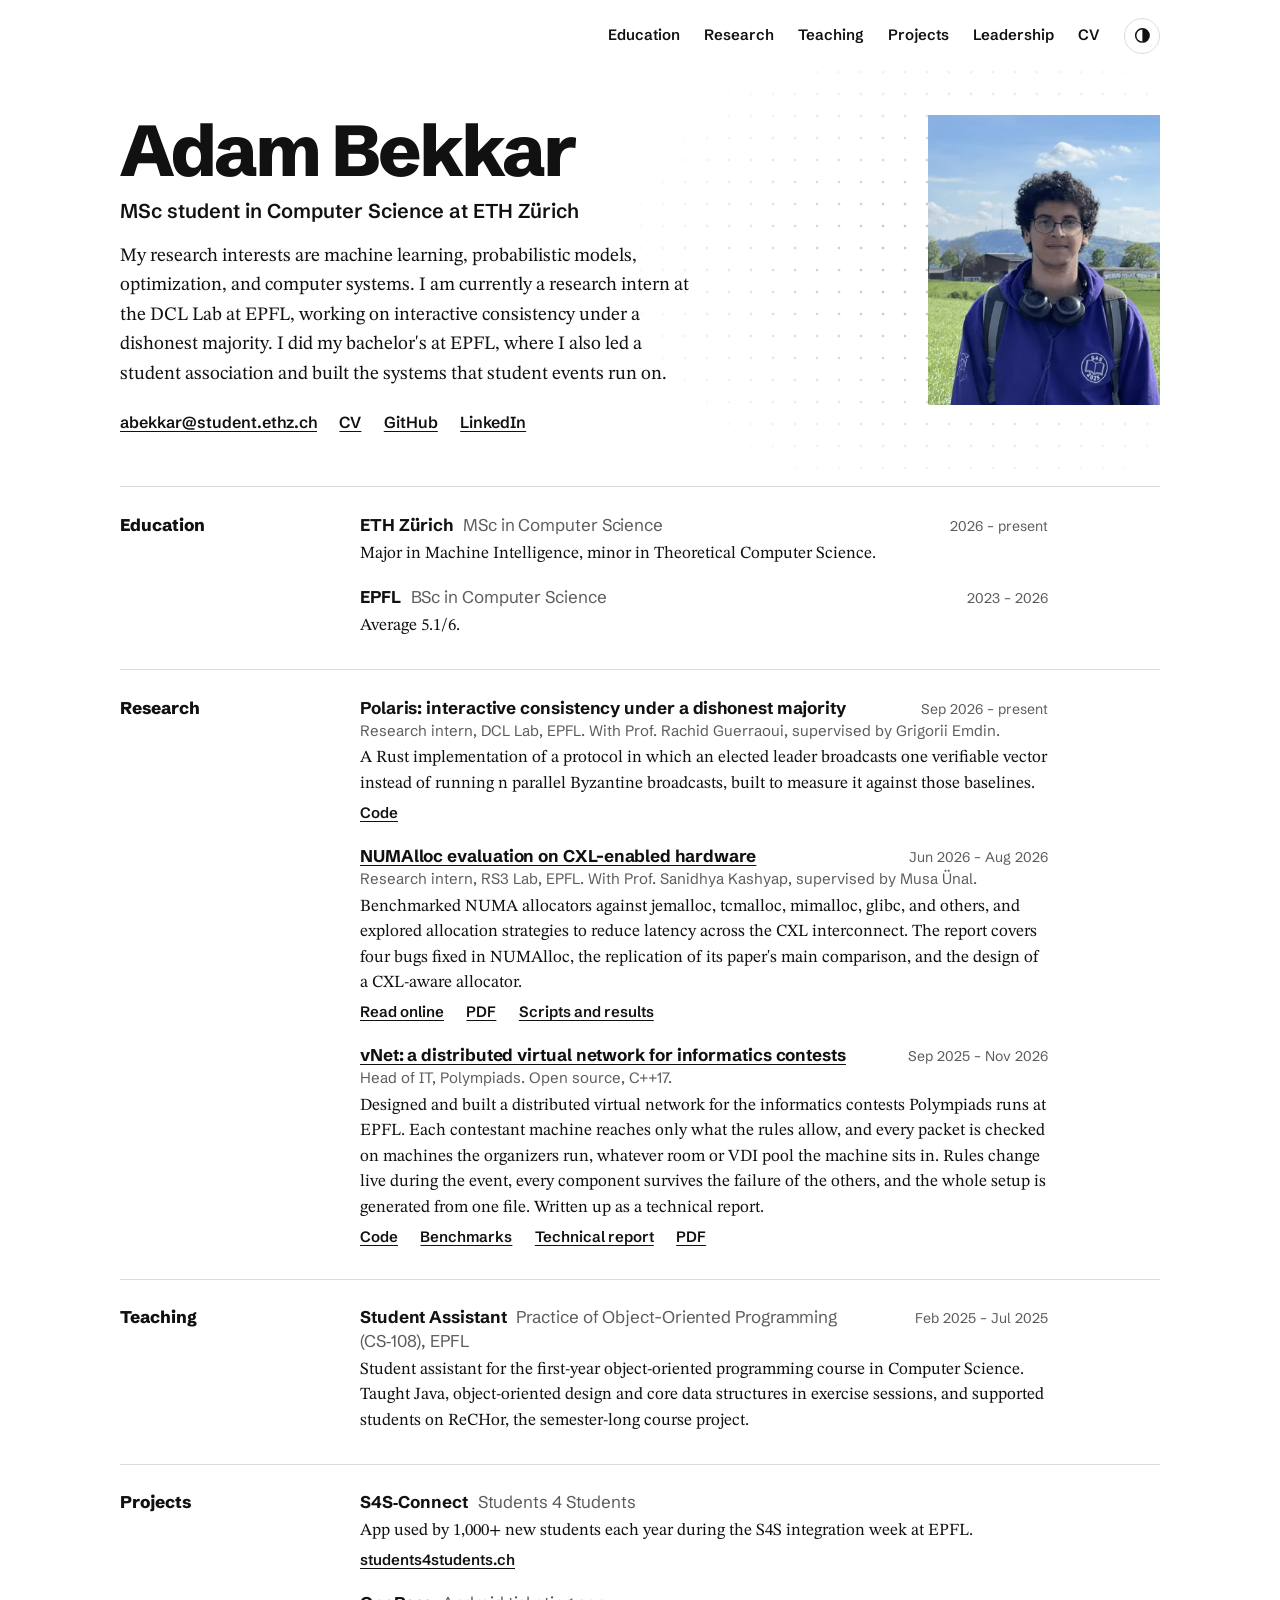
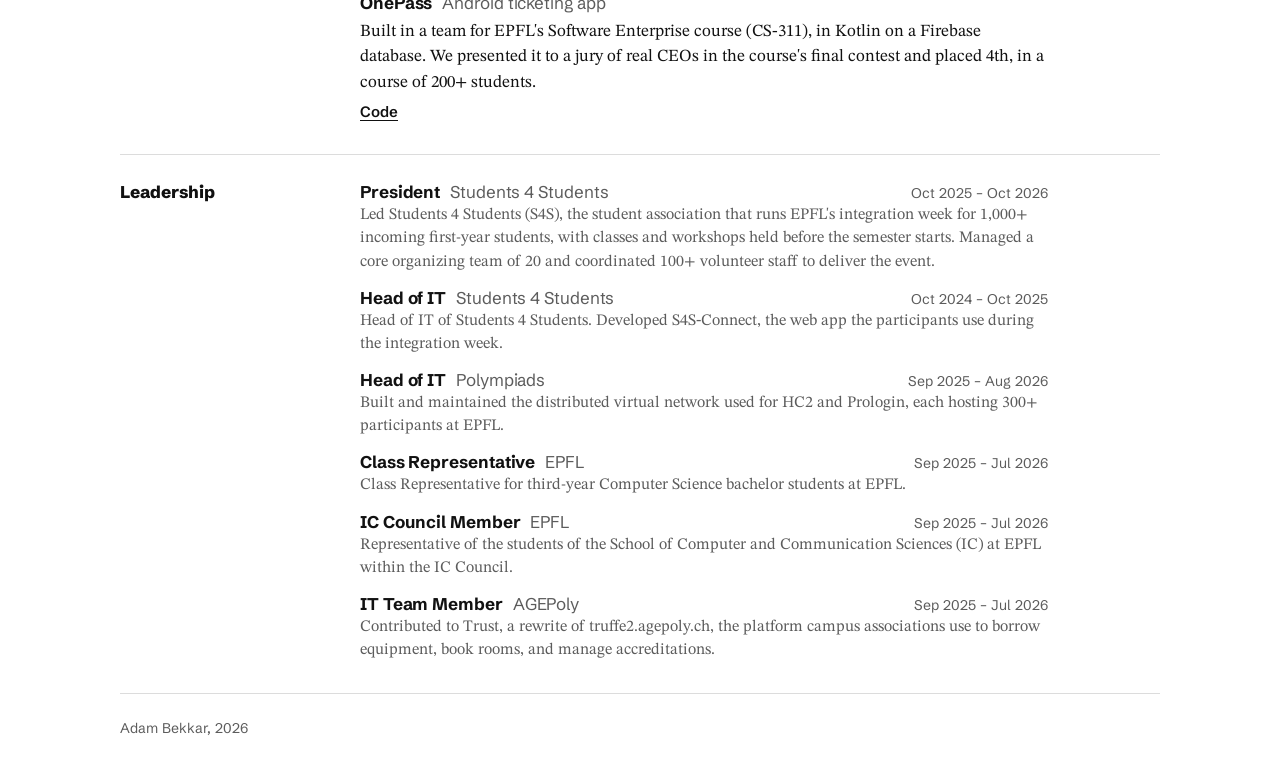
<file: index.html>
<!DOCTYPE html>
<html lang="en">
<head>
<meta charset="UTF-8">
<meta name="viewport" content="width=device-width, initial-scale=1">
<title>Adam Bekkar</title>
<meta name="description" content="Adam Bekkar, MSc student in Computer Science at ETH Zürich. Research, projects and CV.">
<meta name="author" content="Adam Bekkar">
<meta name="robots" content="index, follow">
<meta name="theme-color" content="#ffffff">
<link rel="canonical" href="https://adam.bekkar.ch/">
<meta property="og:type" content="website">
<meta property="og:title" content="Adam Bekkar">
<meta property="og:description" content="MSc student in Computer Science at ETH Zürich. Research, projects and CV.">
<meta property="og:url" content="https://adam.bekkar.ch/">
<meta property="og:image" content="https://adam.bekkar.ch/assets/img/og.jpg">
<meta property="og:image:width" content="1200">
<meta property="og:image:height" content="630">
<meta property="og:image:alt" content="Adam Bekkar, Computer Science, ETH Zürich">
<meta name="twitter:card" content="summary_large_image">
<link rel="icon" href="assets/img/favicon.svg" type="image/svg+xml">
<link rel="icon" href="assets/img/favicon.png" sizes="48x48" type="image/png">
<link rel="apple-touch-icon" href="assets/img/apple-touch-icon.png">
<link rel="preload" href="assets/fonts/schibsted-grotesk-latin-wght-normal.woff2" as="font" type="font/woff2" crossorigin>
<link rel="preload" href="assets/fonts/stix-two-text-latin-wght-normal.woff2" as="font" type="font/woff2" crossorigin>
<script>try{var t=localStorage.getItem("theme");if(t==="dark"||t==="light")document.documentElement.dataset.theme=t}catch(e){}</script>
<link rel="stylesheet" href="assets/css/site.css">
<script src="assets/js/site.js" defer></script>
</head>
<body>

<a class="skip" href="#main">Skip to content</a>

<div class="wrap">

  <nav class="bar" aria-label="Site">
    <ul class="bar-links">
      <li><a href="#education">Education</a></li>
      <li><a href="#research">Research</a></li>
      <li><a href="#teaching">Teaching</a></li>
      <li><a href="#projects">Projects</a></li>
      <li><a href="#leadership">Leadership</a></li>
      <li><a href="adam-bekkar-cv.pdf">CV</a></li>
    </ul>
    <button class="toggle" type="button" aria-label="Dark mode" aria-pressed="false" hidden><svg viewBox="0 0 20 20" aria-hidden="true"><circle cx="10" cy="10" r="8" fill="none" stroke="currentColor" stroke-width="1.75"/><path d="M10 2a8 8 0 0 1 0 16z" fill="currentColor"/></svg></button>
  </nav>

  <header class="intro">
    <div class="backdrop" aria-hidden="true"></div>
    <div class="intro-text">
      <h1>Adam Bekkar</h1>
      <p class="role">MSc student in Computer Science at ETH Zürich</p>
      <p class="bio">My research interests are machine learning, probabilistic models, optimization, and computer systems. I am currently a research intern at the DCL Lab at EPFL, working on interactive consistency under a dishonest majority. I did my bachelor's at EPFL, where I also led a student association and built the systems that student events run on.</p>
      <ul class="links">
        <li><a href="mailto:abekkar@student.ethz.ch">abekkar@student.ethz.ch</a></li>
        <li><a href="adam-bekkar-cv.pdf">CV</a></li>
        <li><a href="https://github.com/Zeleph25/" target="_blank" rel="noopener noreferrer">GitHub</a></li>
        <li><a href="https://www.linkedin.com/in/adam-bekkar/" target="_blank" rel="noopener noreferrer">LinkedIn</a></li>
      </ul>
    </div>
    <figure class="portrait">
      <picture>
        <source type="image/webp" srcset="assets/img/portrait-450.webp 450w, assets/img/portrait.webp 900w" sizes="(max-width: 40rem) 6.5rem, 14.5rem">
        <img src="assets/img/portrait.jpg" srcset="assets/img/portrait-450.jpg 450w, assets/img/portrait.jpg 900w" sizes="(max-width: 40rem) 6.5rem, 14.5rem" width="900" height="1200" alt="Adam Bekkar standing in a field, hills behind him">
      </picture>
    </figure>
  </header>

  <main id="main">

    <section class="section" id="education" aria-labelledby="education-h">
      <h2 id="education-h">Education</h2>
      <div class="body">
        <article class="entry">
          <h3>ETH Zürich <span>MSc in Computer Science</span></h3>
          <span class="when">2026 &ndash; present</span>
          <p class="text">Major in Machine Intelligence, minor in Theoretical Computer Science.</p>
        </article>

        <article class="entry">
          <h3>EPFL <span>BSc in Computer Science</span></h3>
          <span class="when">2023 &ndash; 2026</span>
          <p class="text">Average 5.1/6.</p>
        </article>
      </div>
    </section>

    <section class="section" id="research" aria-labelledby="research-h">
      <h2 id="research-h">Research</h2>
      <div class="body">
        <article class="entry">
          <h3>Polaris: interactive consistency under a dishonest majority</h3>
          <span class="when">Sep 2026 &ndash; present</span>
          <p class="meta">Research intern, DCL Lab, EPFL. With Prof. Rachid Guerraoui, supervised by Grigorii Emdin.</p>
          <p class="text">A Rust implementation of a protocol in which an elected leader broadcasts one verifiable vector instead of running n parallel Byzantine broadcasts, built to measure it against those baselines.</p>
          <ul class="links">
            <li><a href="https://github.com/Zeleph25/polaris" target="_blank" rel="noopener noreferrer">Code</a></li>
          </ul>
        </article>

        <article class="entry">
          <h3><a href="papers/numalloc-cxl/">NUMAlloc evaluation on CXL-enabled hardware</a></h3>
          <span class="when">Jun 2026 &ndash; Aug 2026</span>
          <p class="meta">Research intern, RS3 Lab, EPFL. With Prof. Sanidhya Kashyap, supervised by Musa Ünal.</p>
          <p class="text">Benchmarked NUMA allocators against jemalloc, tcmalloc, mimalloc, glibc, and others, and explored allocation strategies to reduce latency across the CXL interconnect. The report covers four bugs fixed in NUMAlloc, the replication of its paper's main comparison, and the design of a CXL-aware allocator.</p>
          <ul class="links">
            <li><a href="papers/numalloc-cxl/">Read online</a></li>
            <li><a href="papers/numalloc-cxl/bekkar-numalloc-cxl-2026.pdf">PDF</a></li>
            <li><a href="https://github.com/Zeleph25/cxl-alloc-benchmarks" target="_blank" rel="noopener noreferrer">Scripts and results</a></li>
          </ul>
        </article>

        <article class="entry">
          <h3><a href="https://github.com/polympiads/vNet" target="_blank" rel="noopener noreferrer">vNet: a distributed virtual network for informatics contests</a></h3>
          <span class="when">Sep 2025 &ndash; Nov 2026</span>
          <p class="meta">Head of IT, Polympiads. Open source, C++17.</p>
          <p class="text">Designed and built a distributed virtual network for the informatics contests Polympiads runs at EPFL. Each contestant machine reaches only what the rules allow, and every packet is checked on machines the organizers run, whatever room or VDI pool the machine sits in. Rules change live during the event, every component survives the failure of the others, and the whole setup is generated from one file. Written up as a technical report.</p>
          <ul class="links">
            <li><a href="https://github.com/polympiads/vNet" target="_blank" rel="noopener noreferrer">Code</a></li>
            <li><a href="https://github.com/polympiads/vNet-benchmarks" target="_blank" rel="noopener noreferrer">Benchmarks</a></li>
            <li><a href="papers/vnet/">Technical report</a></li>
            <li><a href="papers/vnet/bekkar-vnet-2026.pdf">PDF</a></li>
          </ul>
        </article>
      </div>
    </section>

    <section class="section" id="teaching" aria-labelledby="teaching-h">
      <h2 id="teaching-h">Teaching</h2>
      <div class="body">
        <article class="entry">
          <h3>Student Assistant <span>Practice of Object-Oriented Programming (CS&#8209;108), EPFL</span></h3>
          <span class="when">Feb 2025 &ndash; Jul 2025</span>
          <p class="text">Student assistant for the first-year object-oriented programming course in Computer Science. Taught Java, object-oriented design and core data structures in exercise sessions, and supported students on ReCHor, the semester-long course project.</p>
        </article>
      </div>
    </section>

    <section class="section" id="projects" aria-labelledby="projects-h">
      <h2 id="projects-h">Projects</h2>
      <div class="body">
        <article class="entry">
          <h3>S4S&#8209;Connect <span>Students 4 Students</span></h3>
          <p class="text">App used by 1,000+ new students each year during the S4S integration week at EPFL.</p>
          <ul class="links">
            <li><a href="https://students4students.ch" target="_blank" rel="noopener noreferrer">students4students.ch</a></li>
          </ul>
        </article>

        <article class="entry">
          <h3>OnePass <span>Android ticketing app</span></h3>
          <p class="text">Built in a team for EPFL's Software Enterprise course (CS&#8209;311), in Kotlin on a Firebase database. We presented it to a jury of real CEOs in the course's final contest and placed 4th, in a course of 200+ students.</p>
          <ul class="links">
            <li><a href="https://github.com/onepass-ch/onepass" target="_blank" rel="noopener noreferrer">Code</a></li>
          </ul>
        </article>
      </div>
    </section>

    <section class="section" id="leadership" aria-labelledby="leadership-h">
      <h2 id="leadership-h">Leadership</h2>
      <div class="body compact">
        <article class="entry">
          <h3>President <span>Students 4 Students</span></h3>
          <span class="when">Oct 2025 &ndash; Oct 2026</span>
          <p class="text">Led Students 4 Students (S4S), the student association that runs EPFL's integration week for 1,000+ incoming first-year students, with classes and workshops held before the semester starts. Managed a core organizing team of 20 and coordinated 100+ volunteer staff to deliver the event.</p>
        </article>

        <article class="entry">
          <h3>Head of IT <span>Students 4 Students</span></h3>
          <span class="when">Oct 2024 &ndash; Oct 2025</span>
          <p class="text">Head of IT of Students 4 Students. Developed S4S&#8209;Connect, the web app the participants use during the integration week.</p>
        </article>

        <article class="entry">
          <h3>Head of IT <span>Polympiads</span></h3>
          <span class="when">Sep 2025 &ndash; Aug 2026</span>
          <p class="text">Built and maintained the distributed virtual network used for HC2 and Prologin, each hosting 300+ participants at EPFL.</p>
        </article>

        <article class="entry">
          <h3>Class Representative <span>EPFL</span></h3>
          <span class="when">Sep 2025 &ndash; Jul 2026</span>
          <p class="text">Class Representative for third-year Computer Science bachelor students at EPFL.</p>
        </article>

        <article class="entry">
          <h3>IC Council Member <span>EPFL</span></h3>
          <span class="when">Sep 2025 &ndash; Jul 2026</span>
          <p class="text">Representative of the students of the School of Computer and Communication Sciences (IC) at EPFL within the IC Council.</p>
        </article>

        <article class="entry">
          <h3>IT Team Member <span>AGEPoly</span></h3>
          <span class="when">Sep 2025 &ndash; Jul 2026</span>
          <p class="text">Contributed to Trust, a rewrite of truffe2.agepoly.ch, the platform campus associations use to borrow equipment, book rooms, and manage accreditations.</p>
        </article>
      </div>
    </section>

  </main>

  <footer class="foot">
    <p id="updated">Adam Bekkar, 2026</p>
  </footer>

</div>

</body>
</html>
</file>
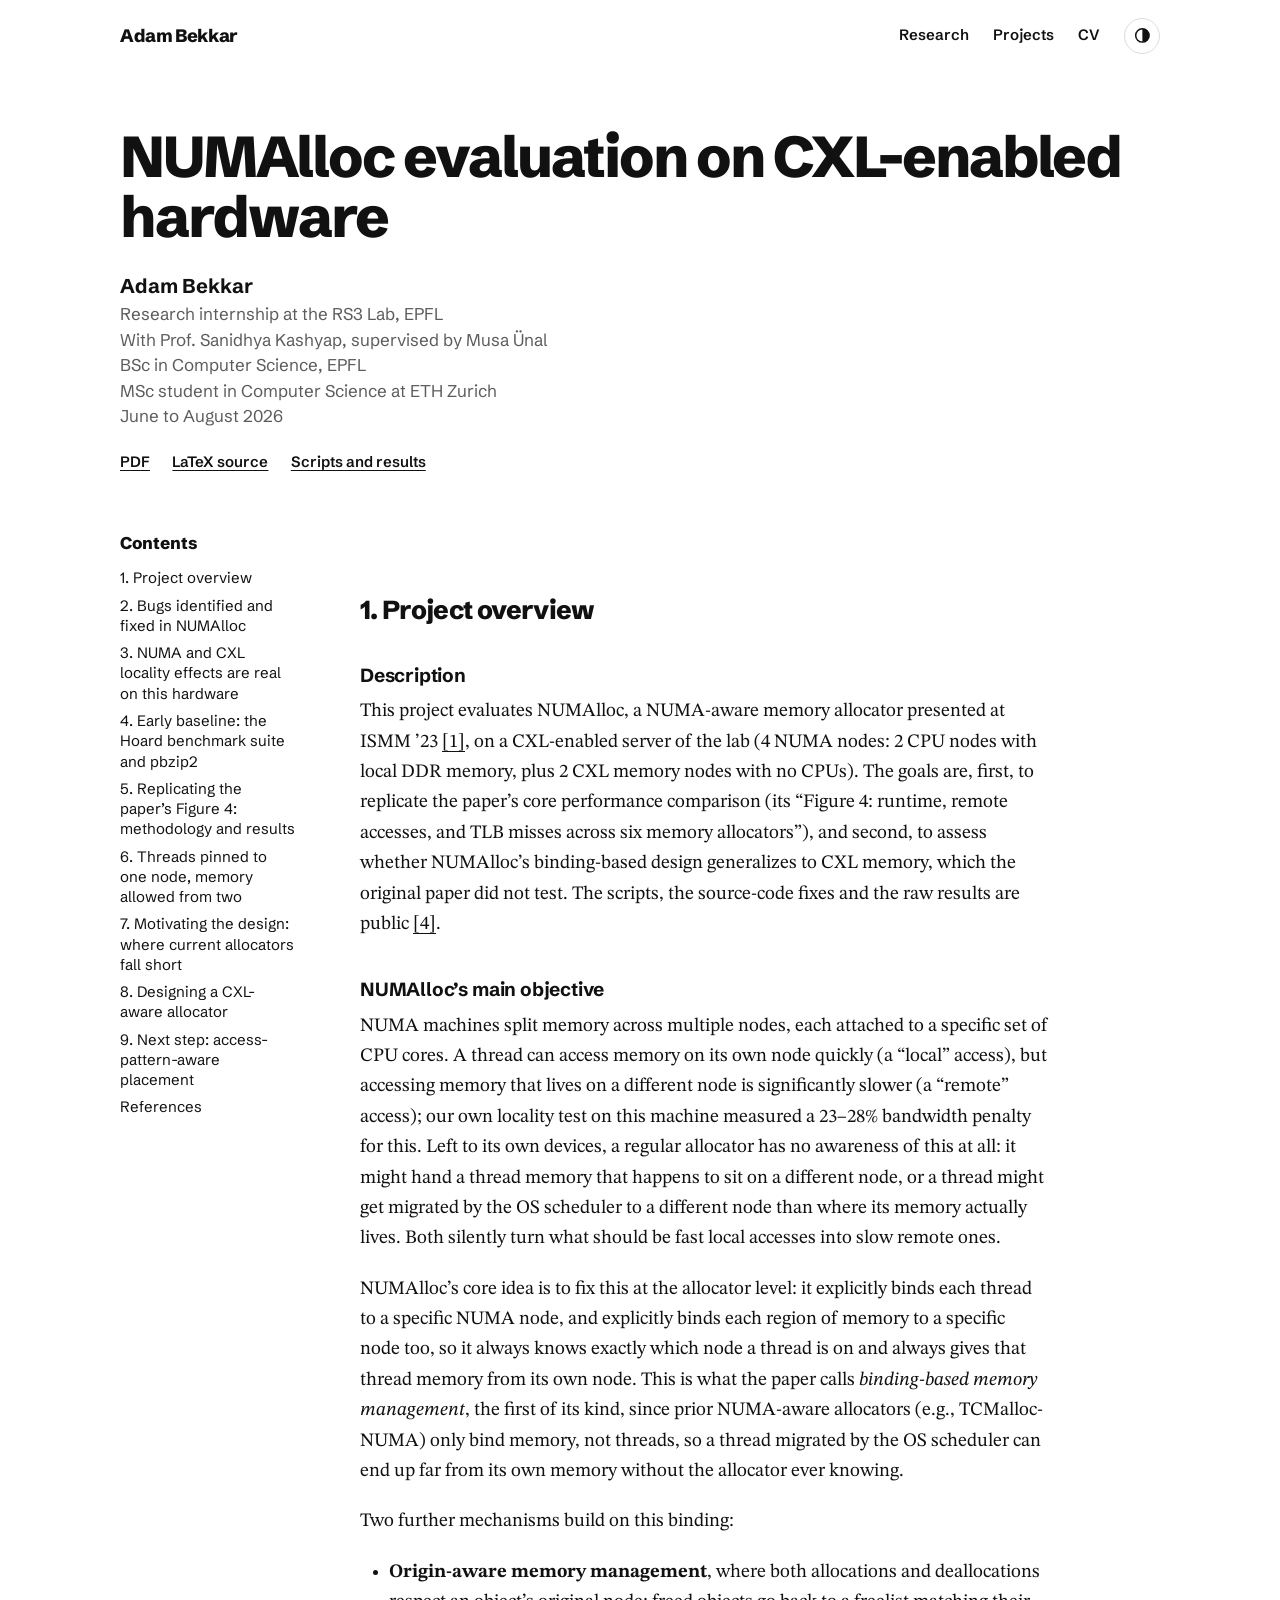
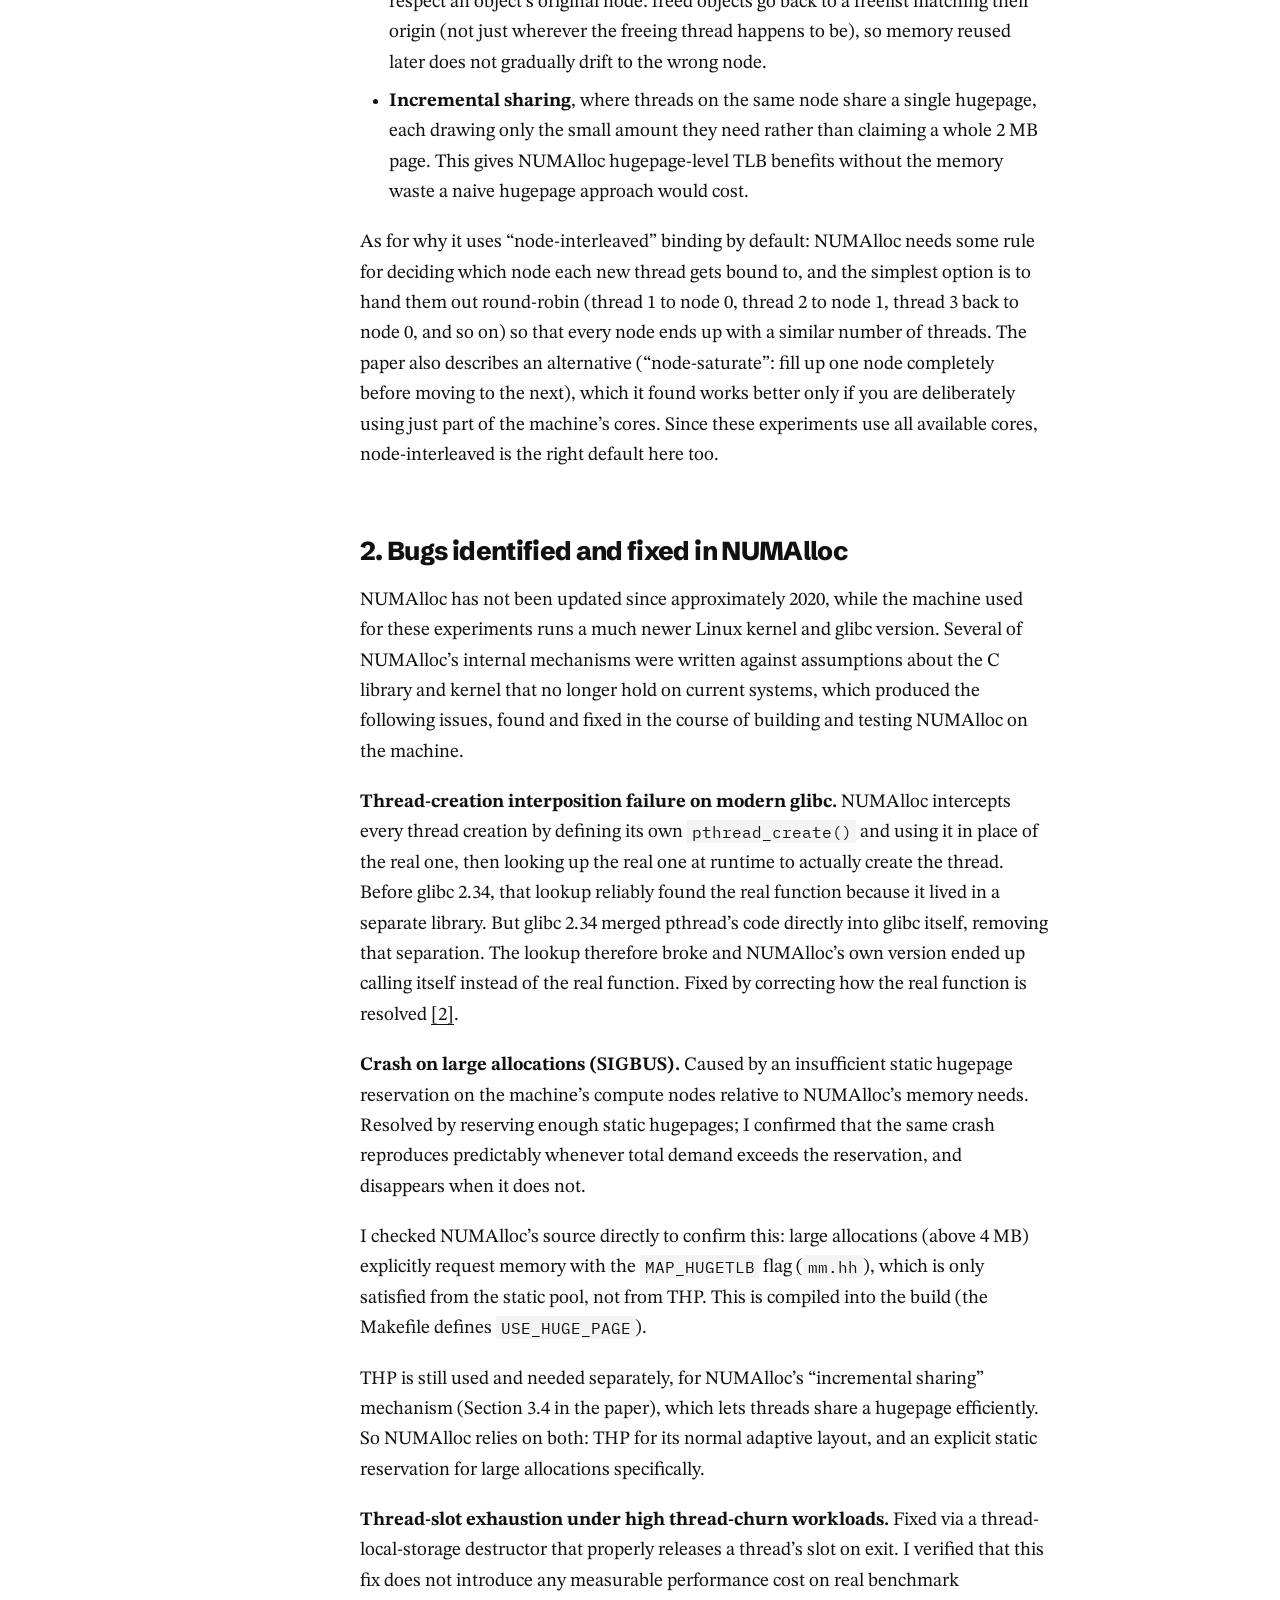
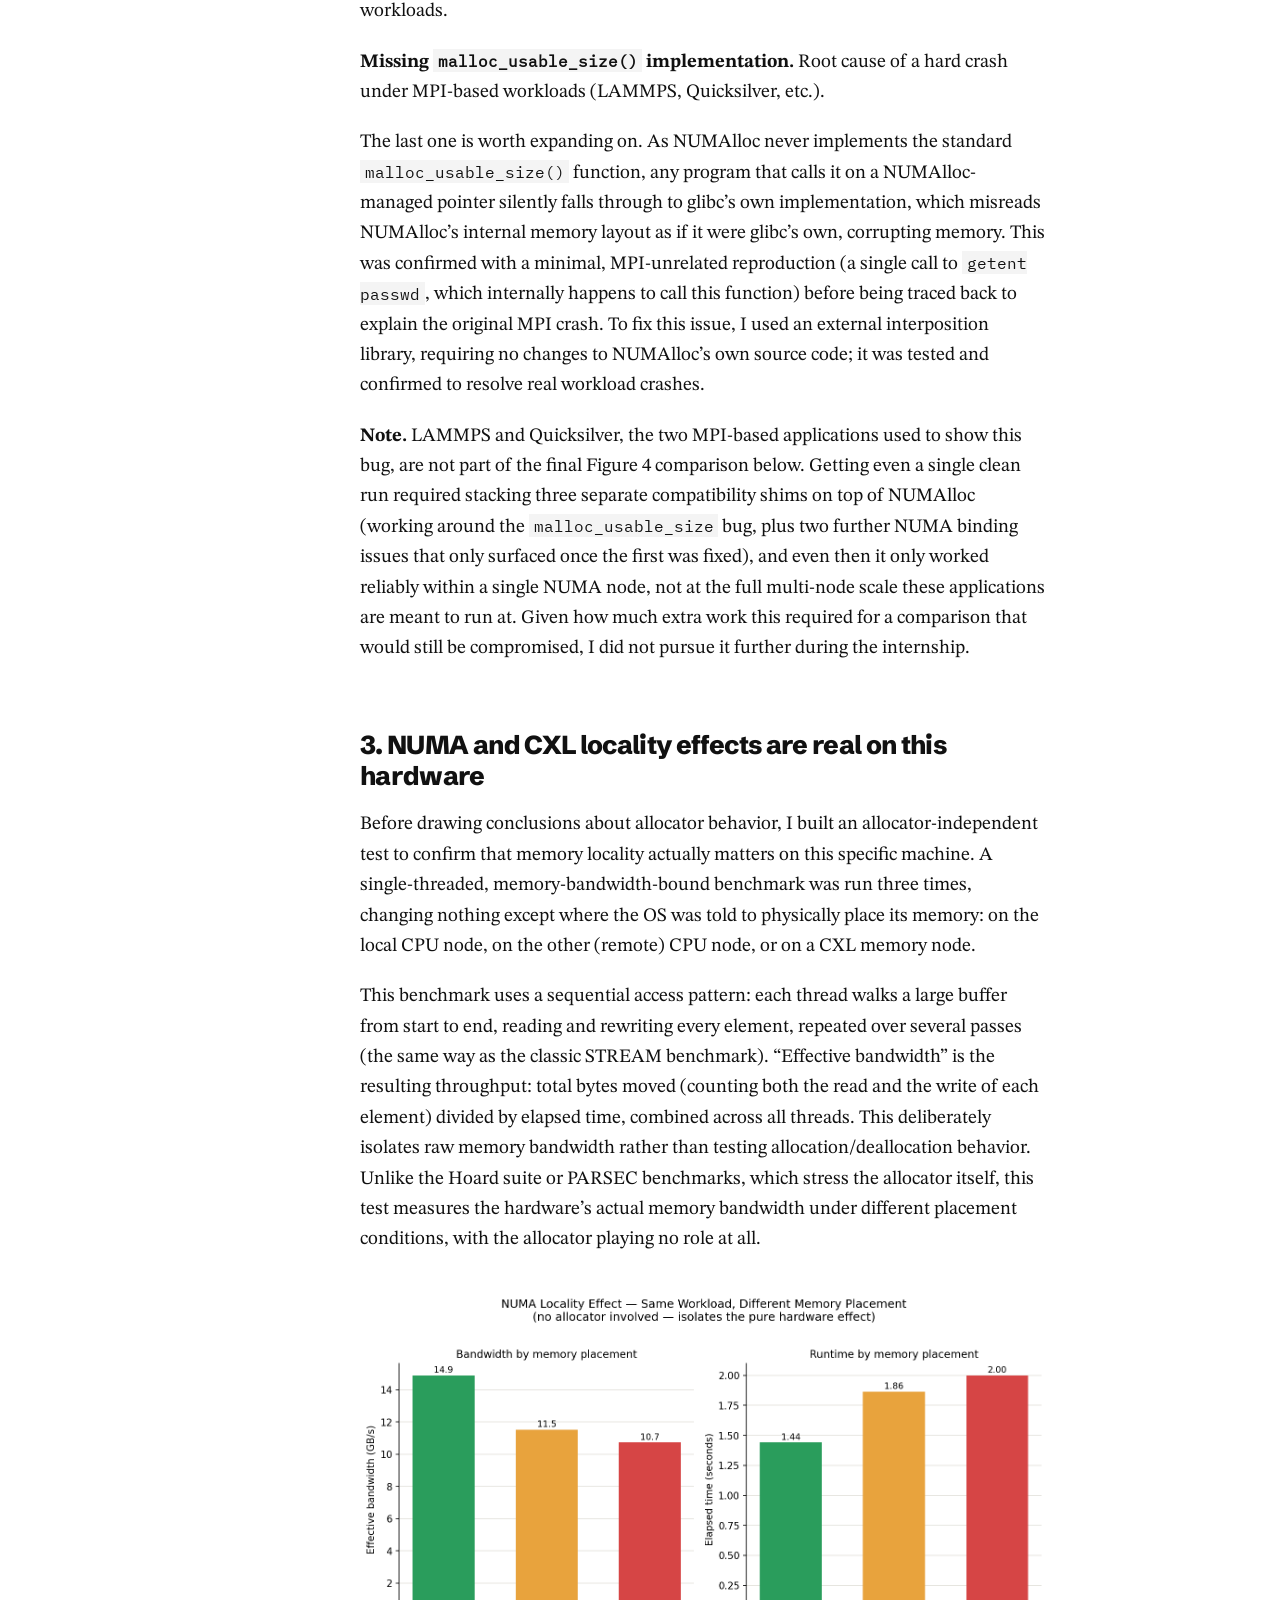
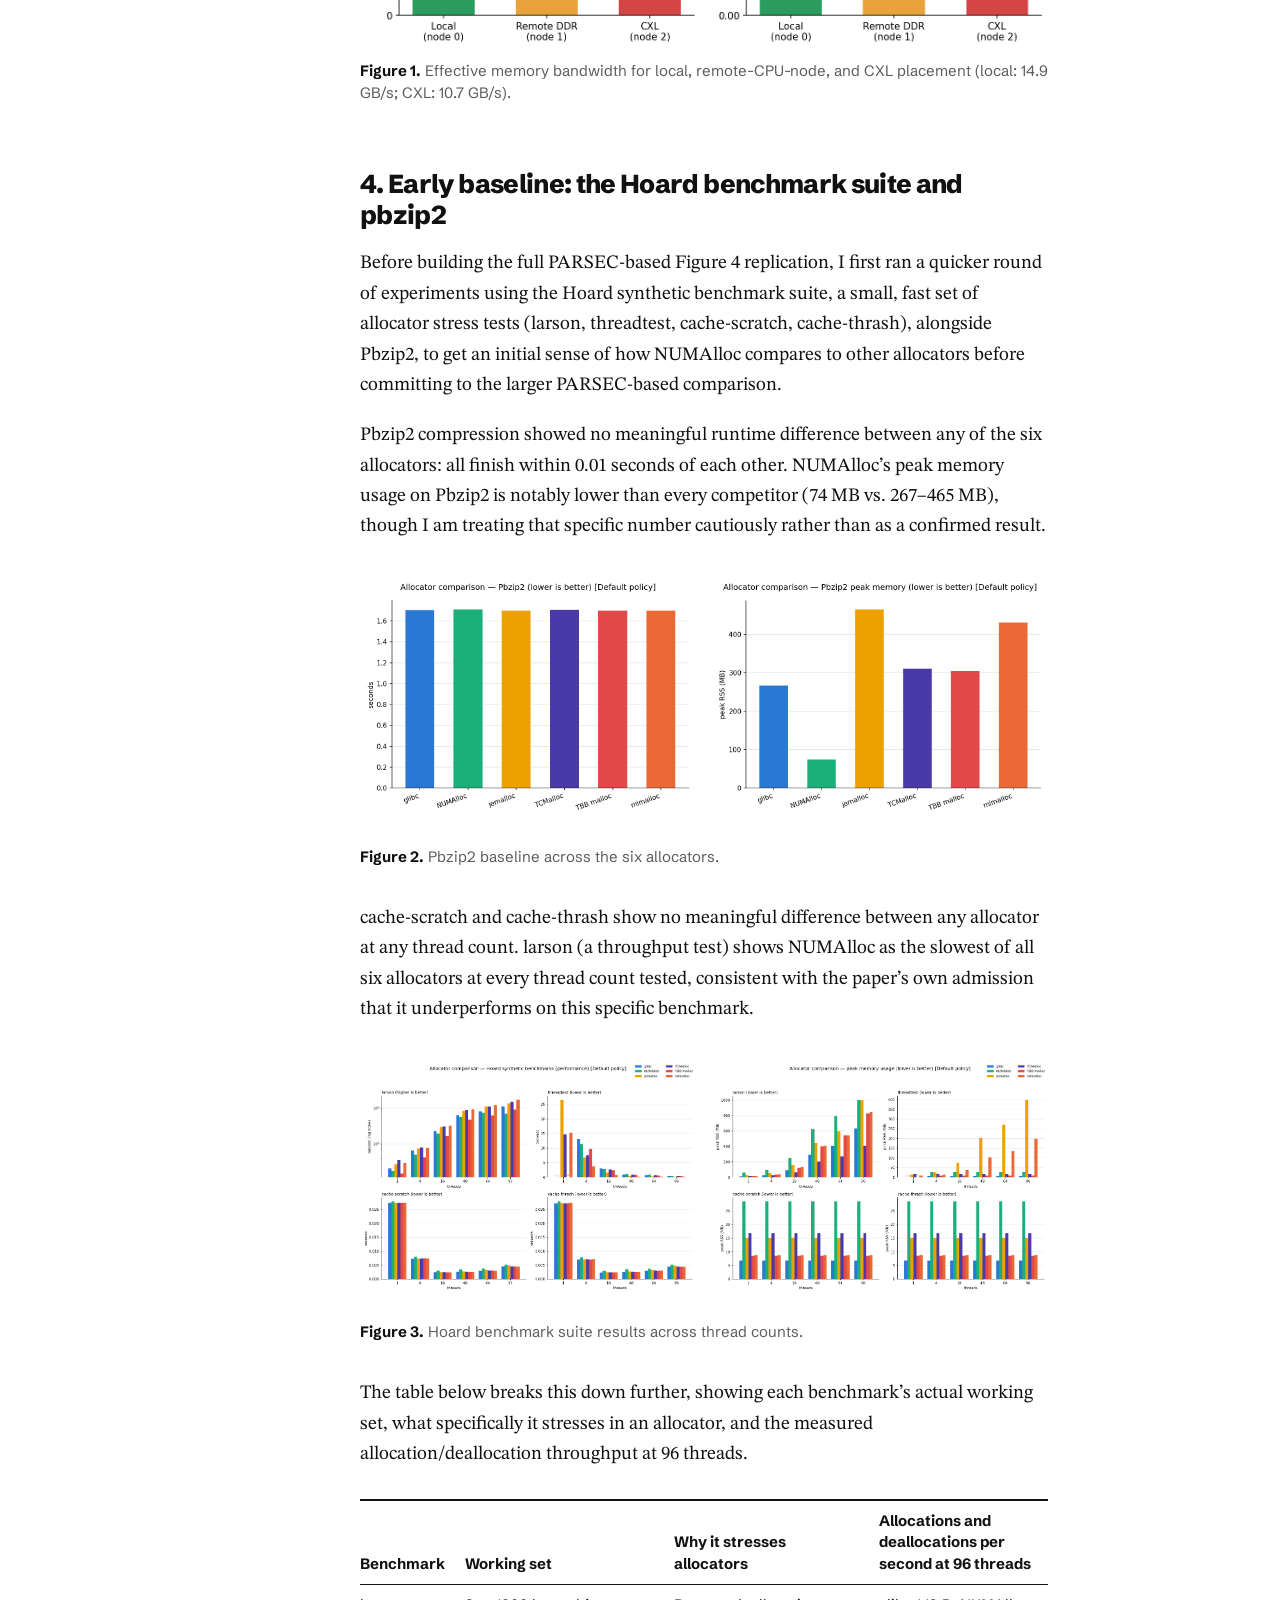
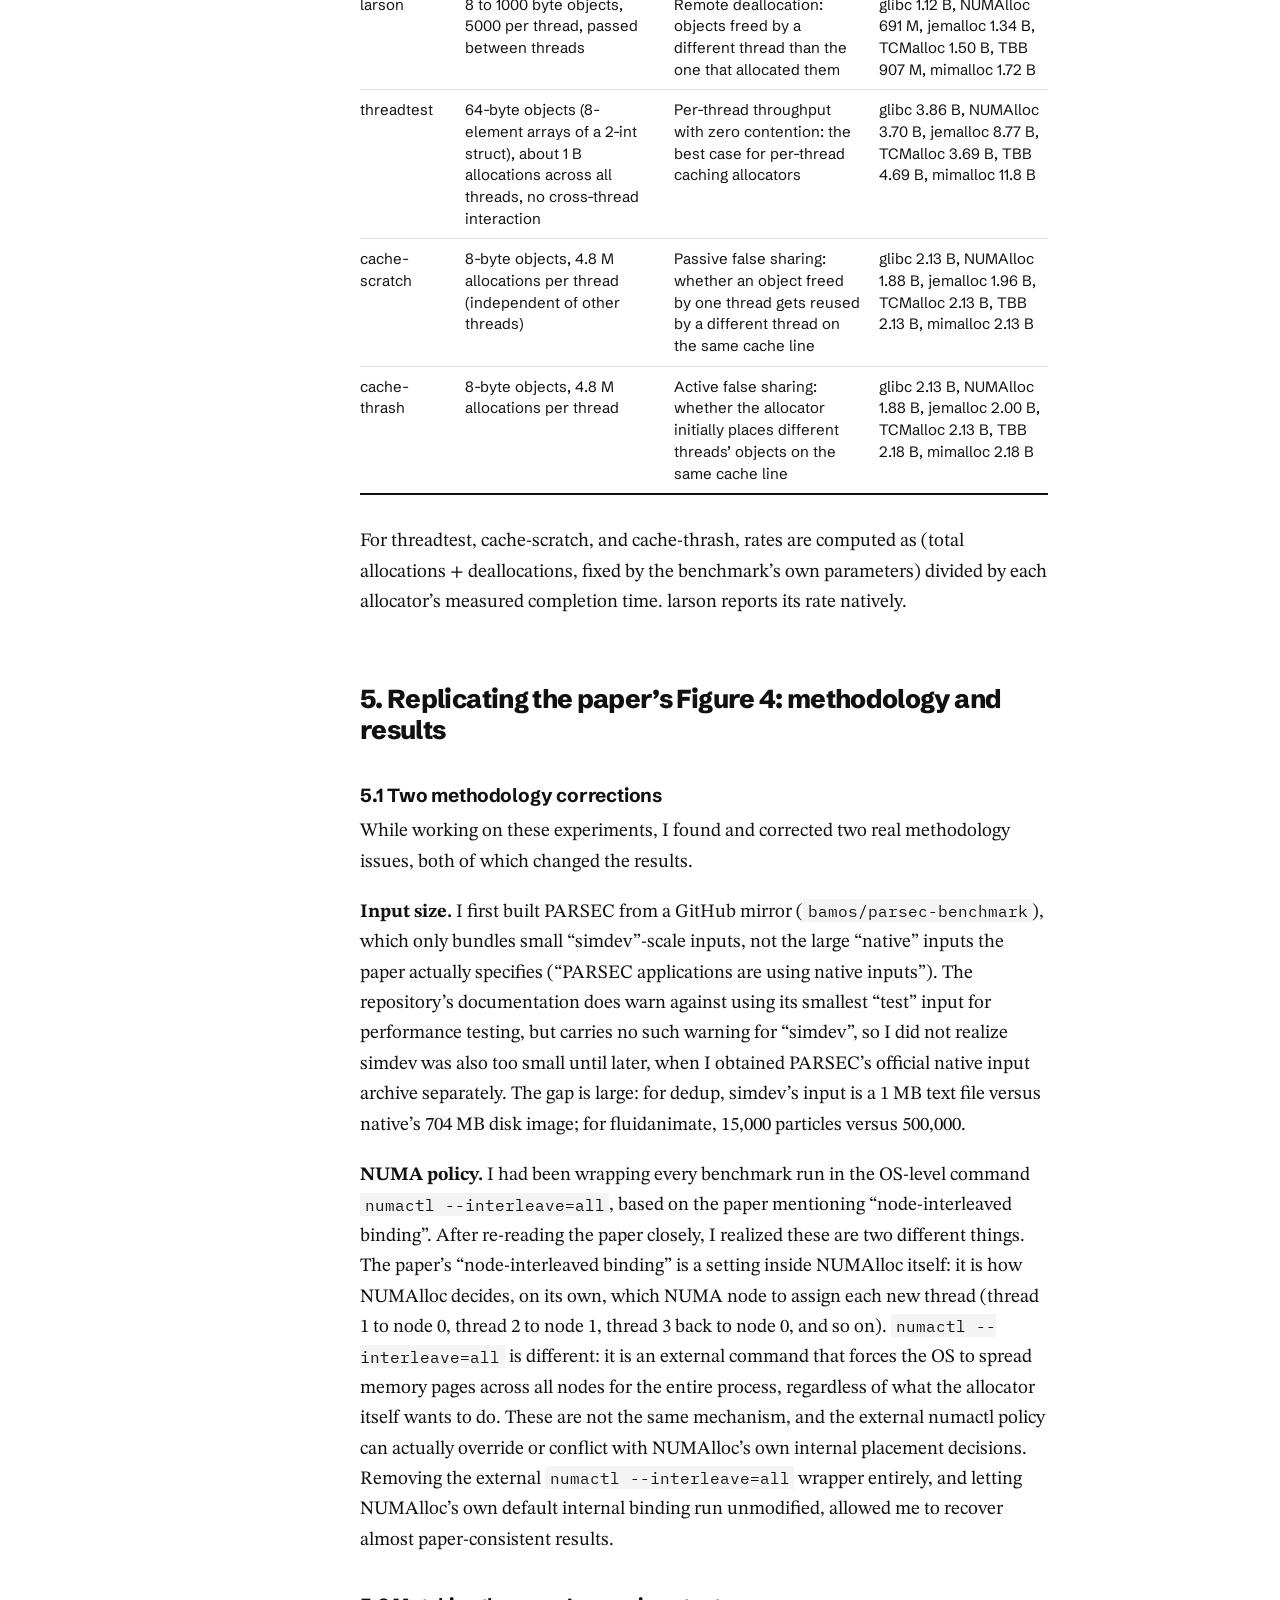
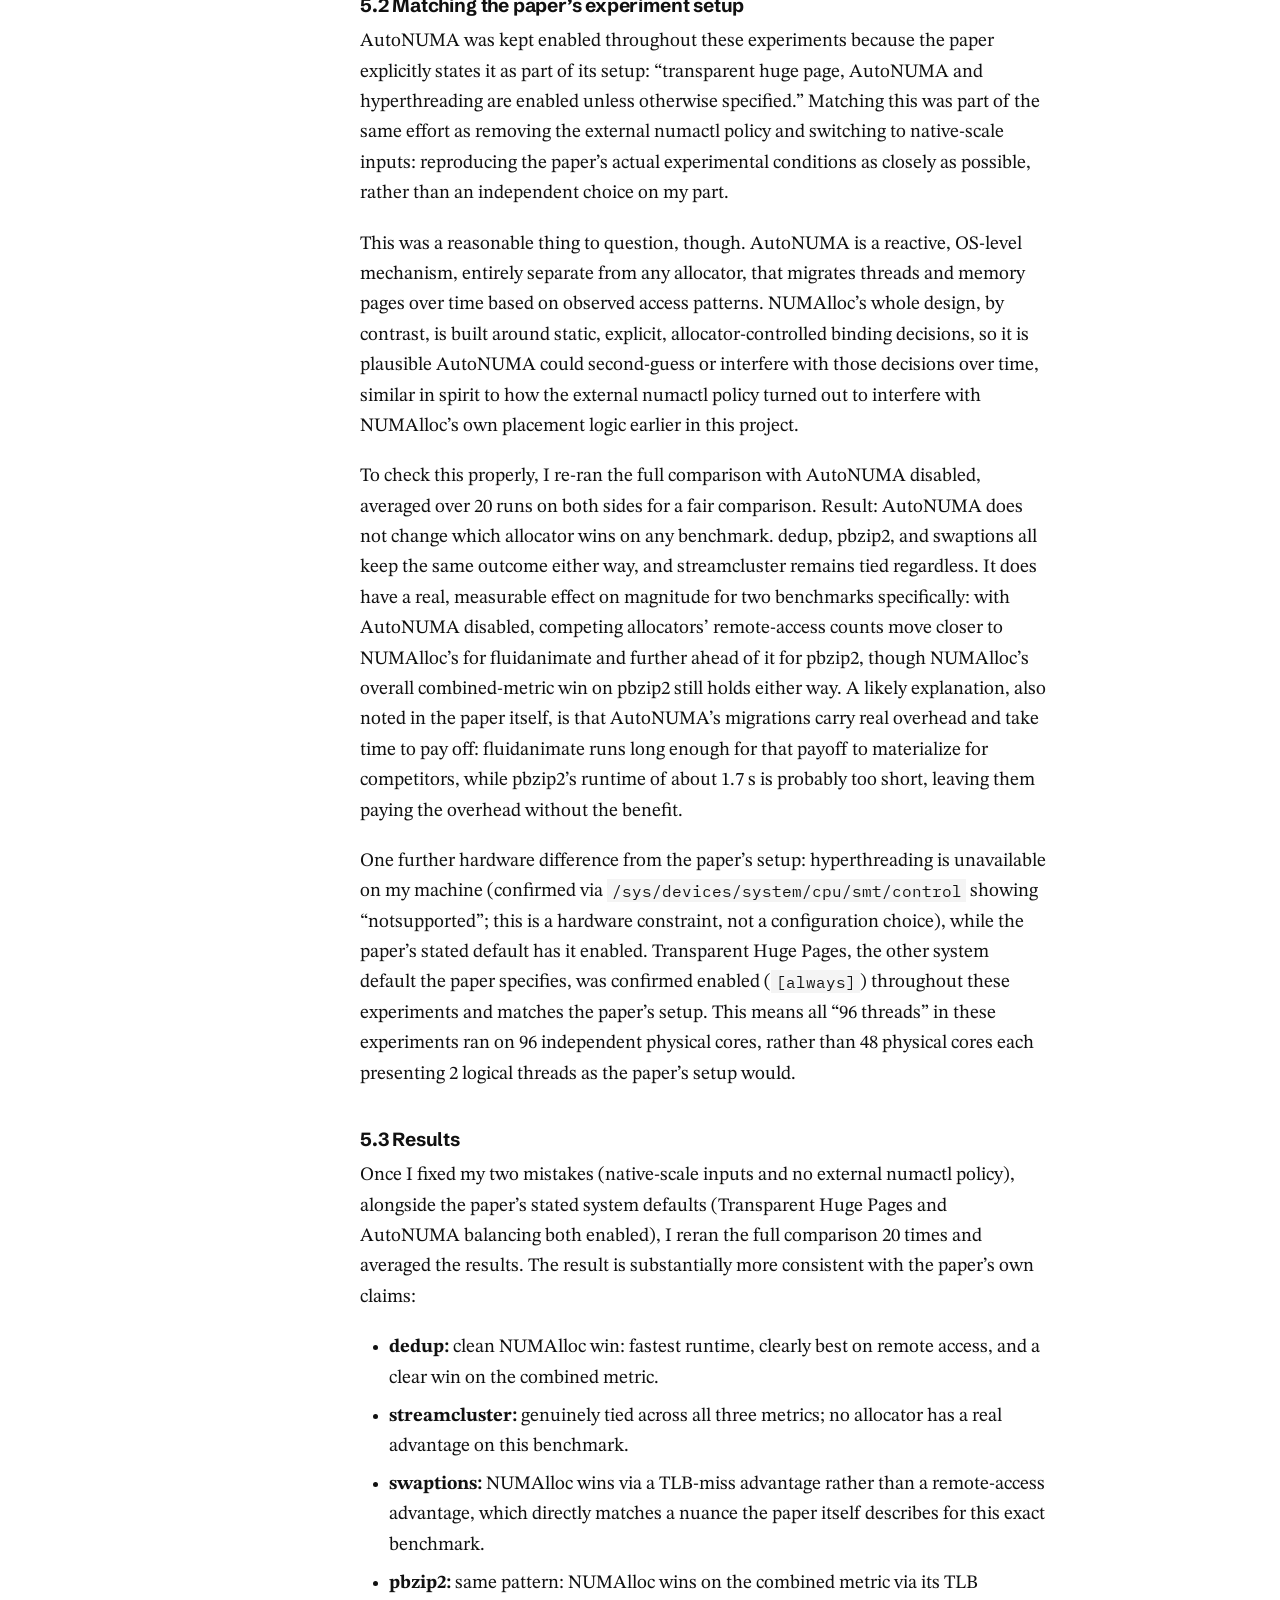
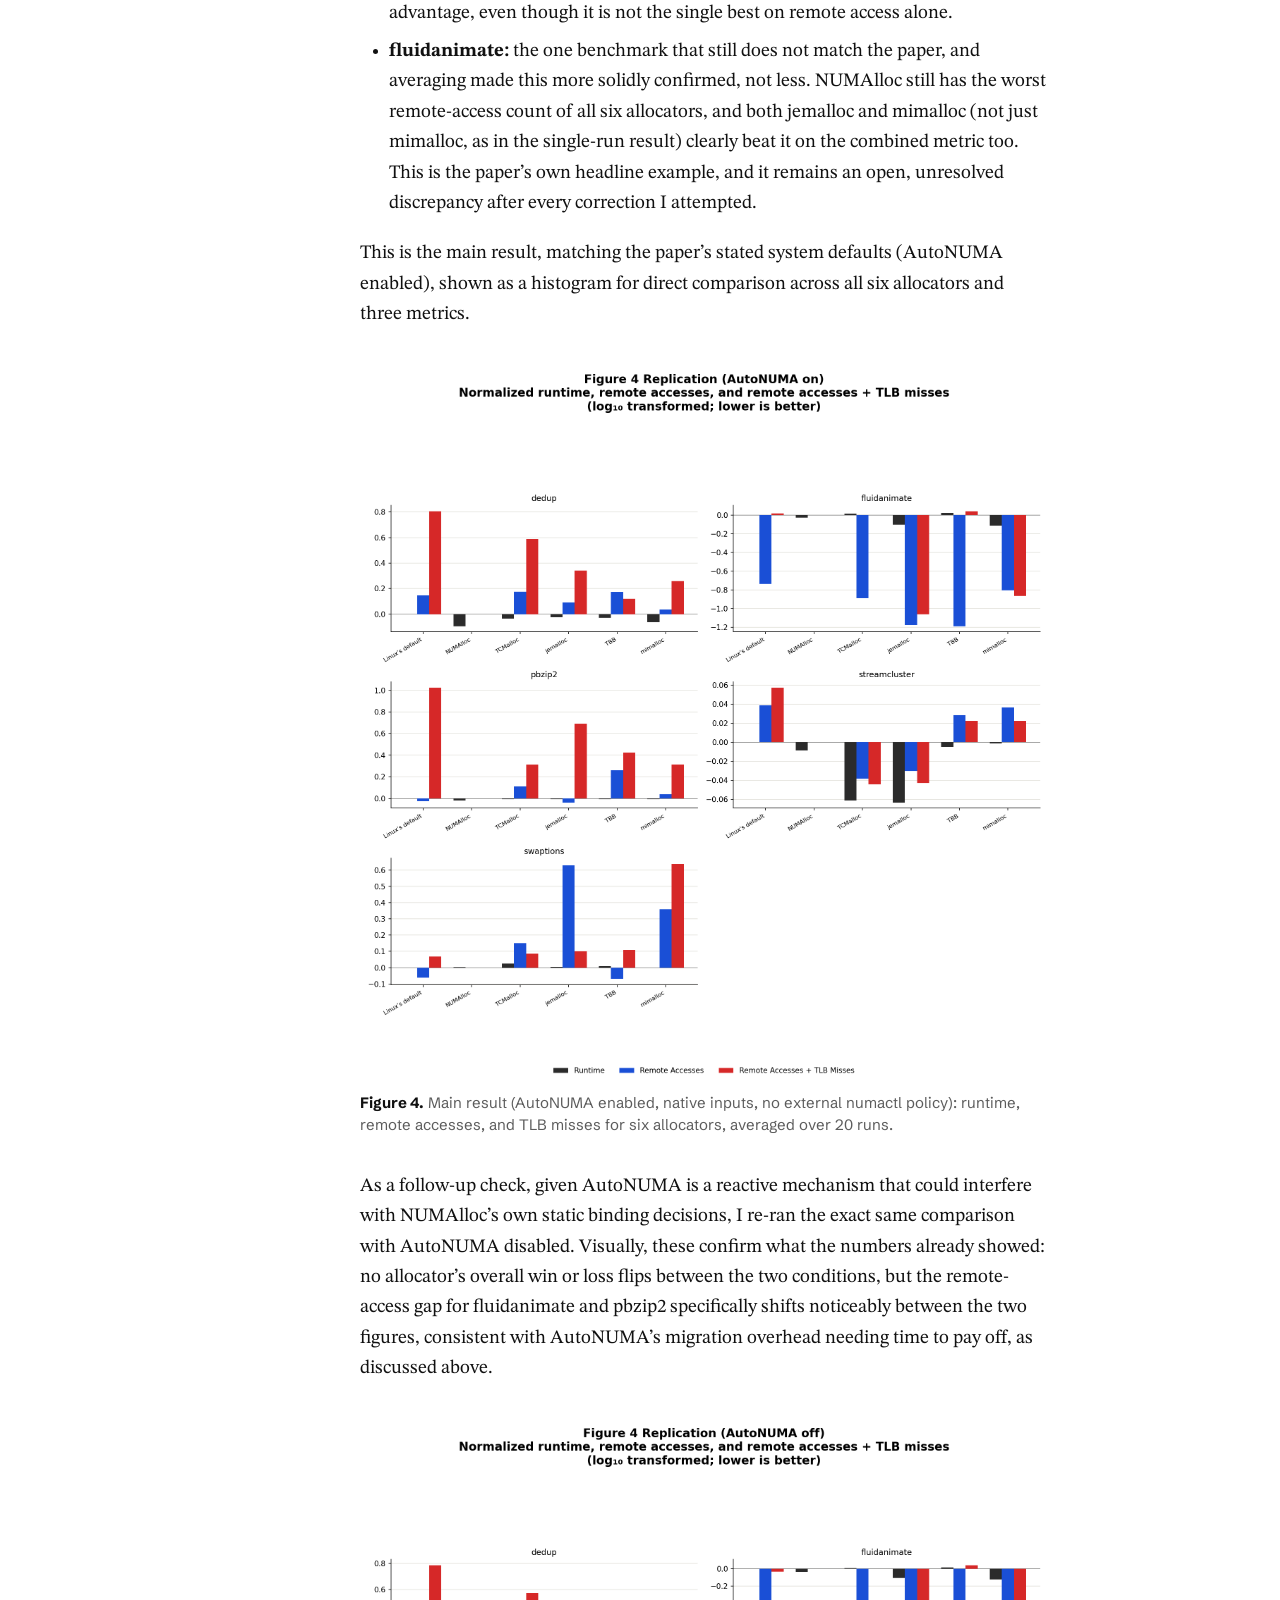
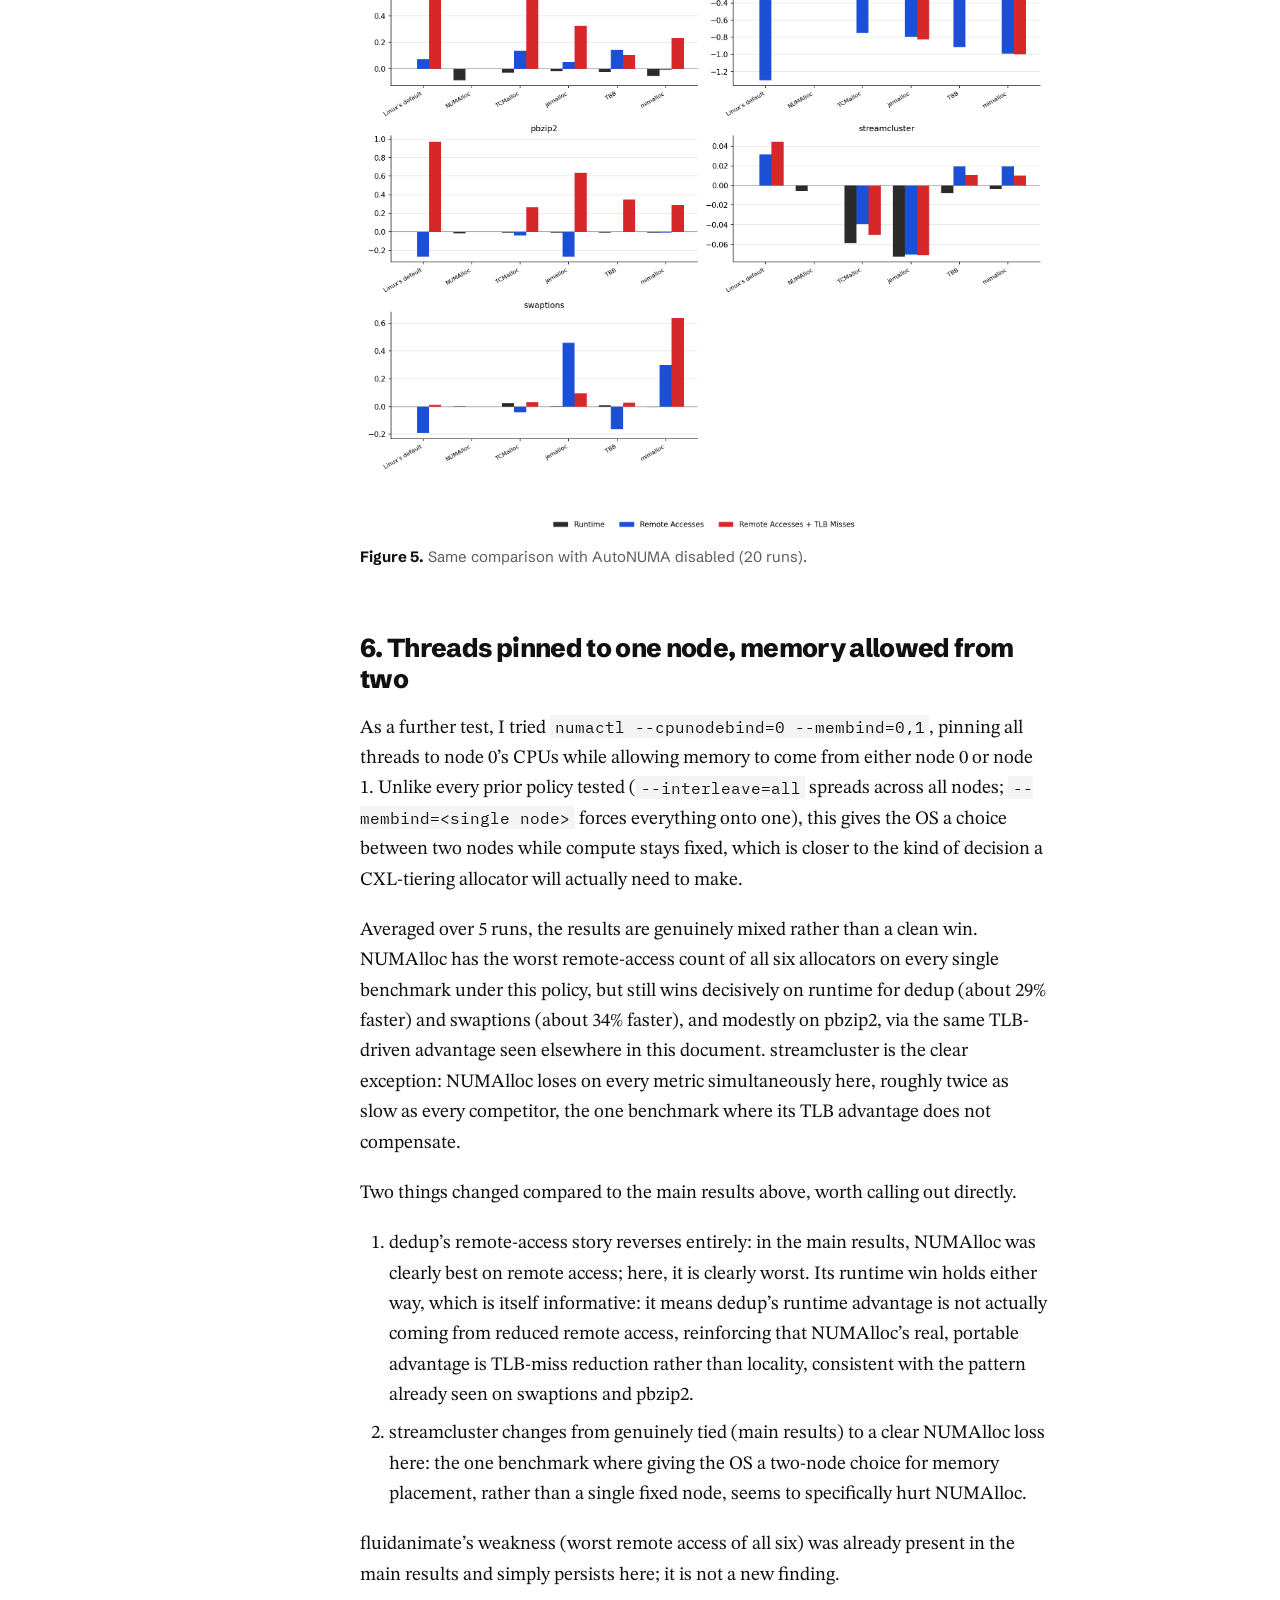
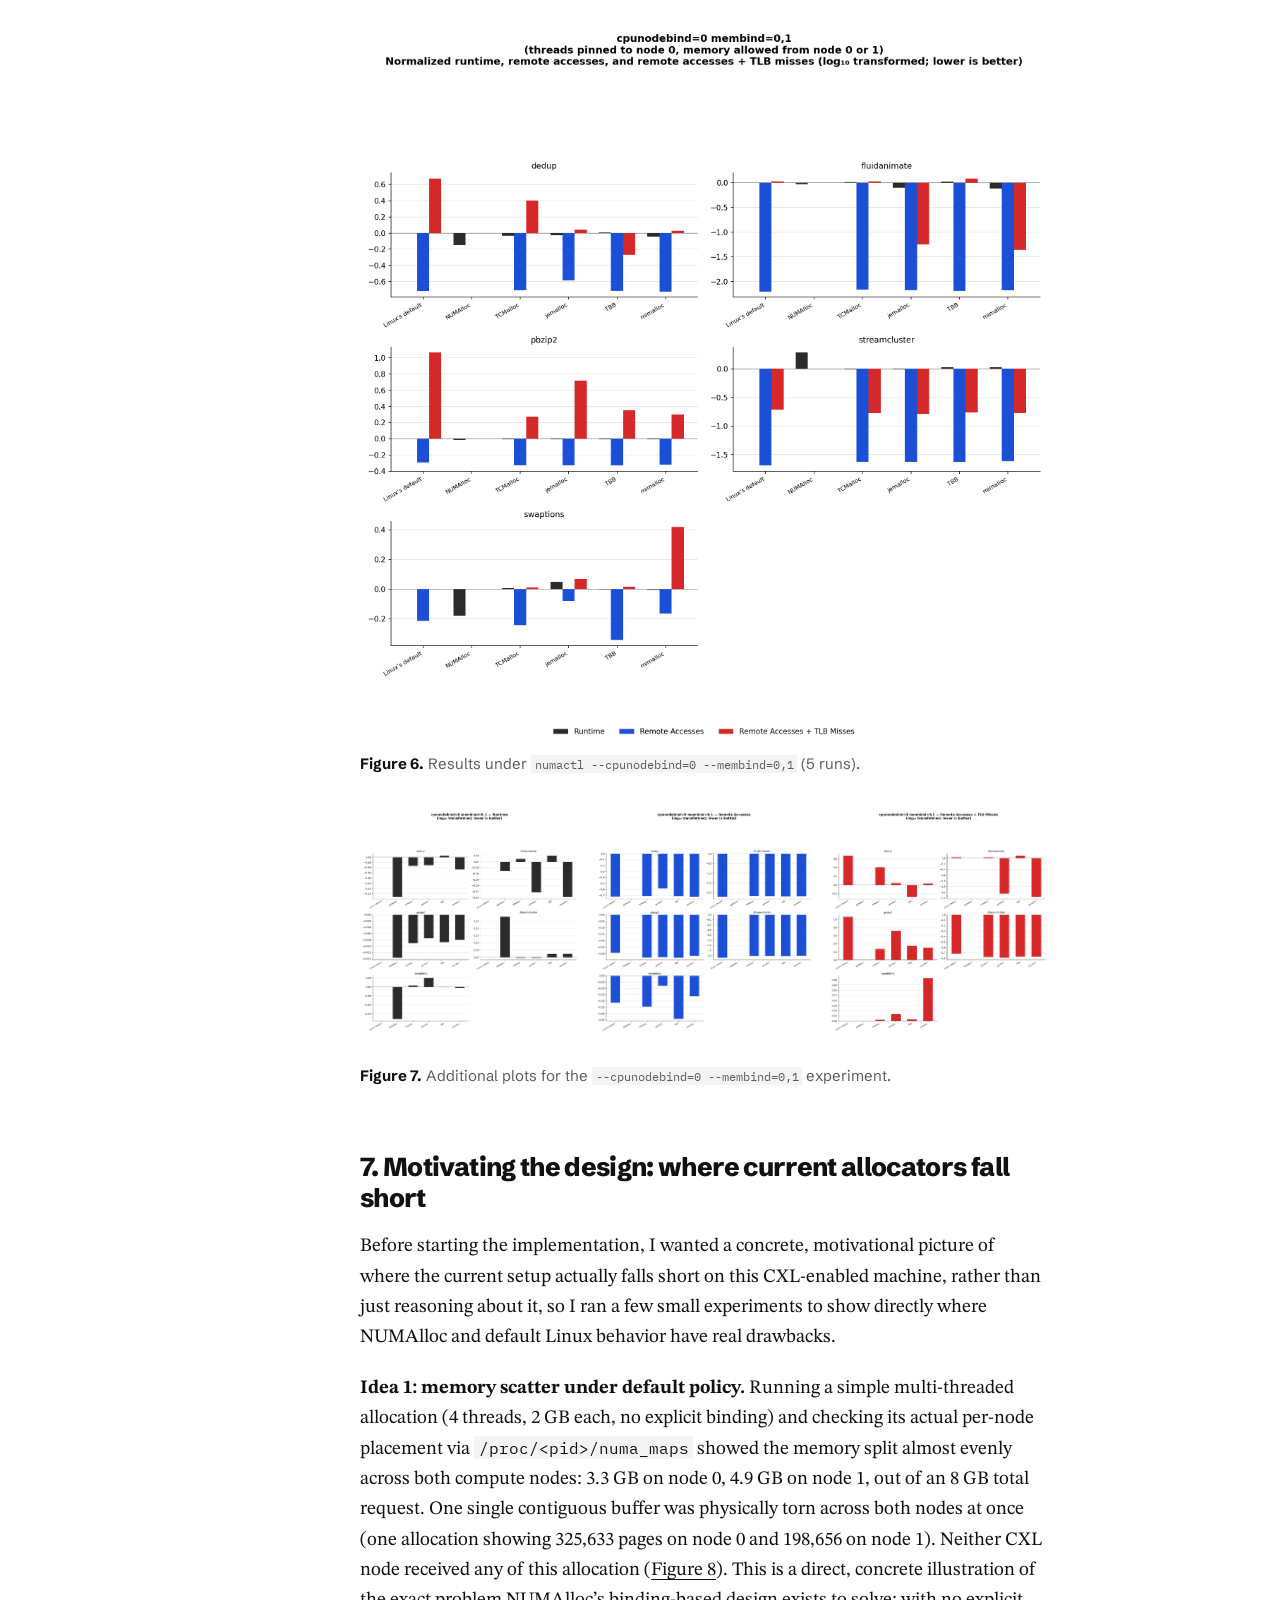
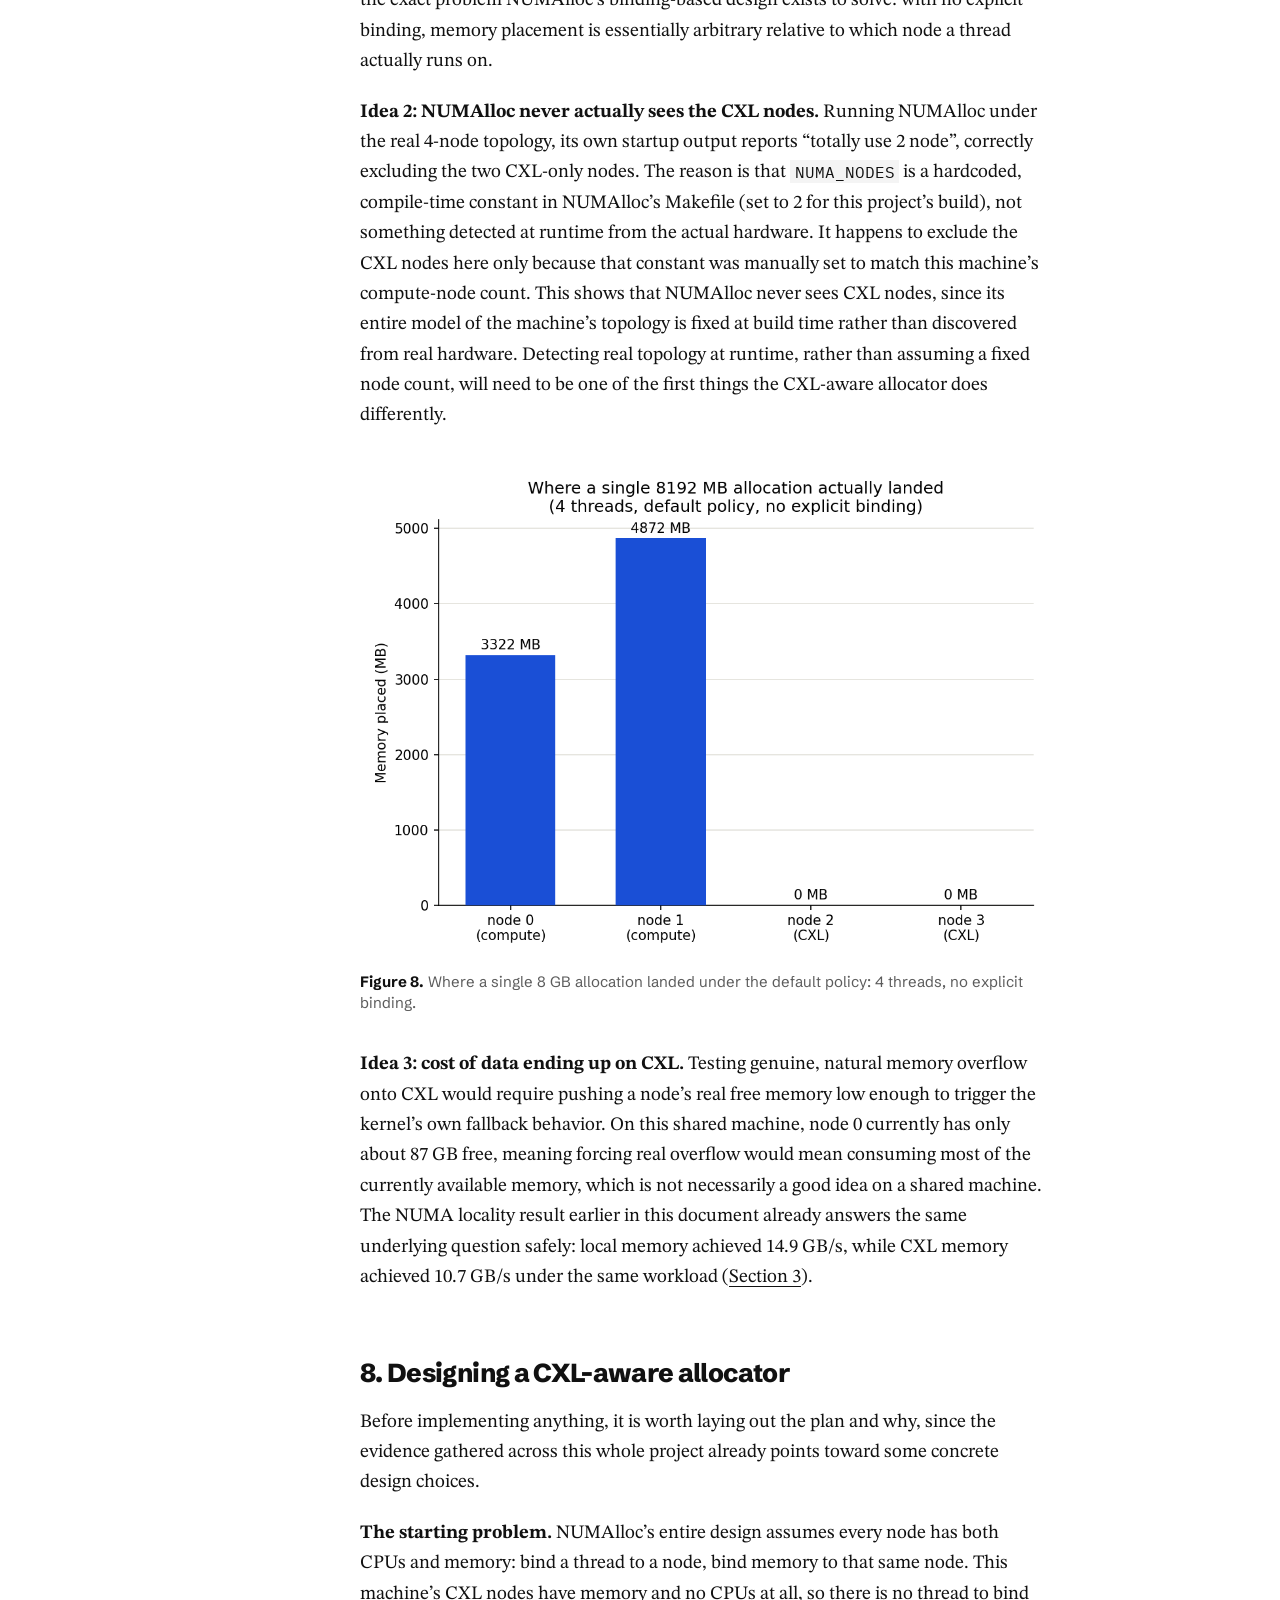
<file: papers/numalloc-cxl/index.html>
<!DOCTYPE html>
<html lang="en">
<head>
<meta charset="UTF-8">
<meta name="viewport" content="width=device-width, initial-scale=1">
<title>NUMAlloc evaluation on CXL-enabled hardware</title>
<meta name="description" content="Evaluation of NUMAlloc, a NUMA-aware memory allocator, on a server with CXL memory: four bugs fixed, the paper&#x27;s main comparison replicated against five allocators, and what the results say about the design of a CXL-aware allocator.">
<meta name="author" content="Adam Bekkar">
<meta name="robots" content="index, follow">
<meta name="theme-color" content="#ffffff">
<link rel="canonical" href="https://adam.bekkar.ch/papers/numalloc-cxl/">
<meta name="citation_title" content="NUMAlloc evaluation on CXL-enabled hardware">
<meta name="citation_author" content="Bekkar, Adam">
<meta name="citation_publication_date" content="2026/08">
<meta name="citation_pdf_url" content="https://adam.bekkar.ch/papers/numalloc-cxl/bekkar-numalloc-cxl-2026.pdf">
<meta property="og:type" content="article">
<meta property="og:title" content="NUMAlloc evaluation on CXL-enabled hardware">
<meta property="og:description" content="Evaluation of NUMAlloc, a NUMA-aware memory allocator, on a server with CXL memory: four bugs fixed, the paper&#x27;s main comparison replicated against five allocators, and what the results say about the design of a CXL-aware allocator.">
<meta property="og:url" content="https://adam.bekkar.ch/papers/numalloc-cxl/">
<meta property="og:image" content="https://adam.bekkar.ch/assets/img/og.jpg">
<meta property="og:image:width" content="1200">
<meta property="og:image:height" content="630">
<meta property="article:author" content="Adam Bekkar">
<meta property="article:published_time" content="2026-08">
<meta name="twitter:card" content="summary_large_image">
<link rel="icon" href="../../assets/img/favicon.svg" type="image/svg+xml">
<link rel="icon" href="../../assets/img/favicon.png" sizes="48x48" type="image/png">
<link rel="apple-touch-icon" href="../../assets/img/apple-touch-icon.png">
<link rel="preload" href="../../assets/fonts/schibsted-grotesk-latin-wght-normal.woff2" as="font" type="font/woff2" crossorigin>
<link rel="preload" href="../../assets/fonts/stix-two-text-latin-wght-normal.woff2" as="font" type="font/woff2" crossorigin>
<script>try{var t=localStorage.getItem("theme");if(t==="dark"||t==="light")document.documentElement.dataset.theme=t}catch(e){}</script>
<link rel="stylesheet" href="../../assets/css/site.css">
<link rel="stylesheet" href="../../assets/css/paper.css">
<script src="../../assets/js/site.js" defer></script>
</head>
<body>

<a class="skip" href="#paper">Skip to the report</a>

<div class="wrap">

  <nav class="bar" aria-label="Site">
    <a class="home" href="../../">Adam Bekkar</a>
    <ul class="bar-links">
      <li><a href="../../#research">Research</a></li>
      <li><a href="../../#projects">Projects</a></li>
      <li><a href="../../adam-bekkar-cv.pdf">CV</a></li>
    </ul>
    <button class="toggle" type="button" aria-label="Dark mode" aria-pressed="false" hidden><svg viewBox="0 0 20 20" aria-hidden="true"><circle cx="10" cy="10" r="8" fill="none" stroke="currentColor" stroke-width="1.75"/><path d="M10 2a8 8 0 0 1 0 16z" fill="currentColor"/></svg></button>
  </nav>

  <header class="paper-head">
    <h1>NUMAlloc evaluation on CXL-enabled hardware</h1>
    <p class="author">Adam Bekkar</p>
    <p class="affil">Research internship at the RS3 Lab, EPFL</p>
    <p class="affil">With Prof. Sanidhya Kashyap, supervised by Musa Ünal</p>
    <p class="affil">BSc in Computer Science, EPFL</p>
    <p class="affil">MSc student in Computer Science at ETH Zurich</p>
    <p class="date"><time datetime="2026-08">June to August 2026</time></p>
    <p class="affil print-only">adam.bekkar.ch/papers/numalloc-cxl</p>
    <ul class="links">
      <li><a href="bekkar-numalloc-cxl-2026.pdf">PDF</a></li>
      <li><a href="bekkar-numalloc-cxl-2026.tex">LaTeX source</a></li>
      <li><a href="https://github.com/Zeleph25/cxl-alloc-benchmarks">Scripts and results</a></li>
    </ul>
  </header>

  <div class="paper-layout">

    <nav class="toc" aria-labelledby="toc-h">
      <h2 id="toc-h">Contents</h2>
      <ol>
        <li><a href="#s1">1. Project overview</a></li>
        <li><a href="#s2">2. Bugs identified and fixed in NUMAlloc</a></li>
        <li><a href="#s3">3. NUMA and CXL locality effects are real on this hardware</a></li>
        <li><a href="#s4">4. Early baseline: the Hoard benchmark suite and pbzip2</a></li>
        <li><a href="#s5">5. Replicating the paper’s Figure 4: methodology and results</a></li>
        <li><a href="#s6">6. Threads pinned to one node, memory allowed from two</a></li>
        <li><a href="#s7">7. Motivating the design: where current allocators fall short</a></li>
        <li><a href="#s8">8. Designing a CXL-aware allocator</a></li>
        <li><a href="#s9">9. Next step: access-pattern-aware placement</a></li>
        <li><a href="#references">References</a></li>
      </ol>
    </nav>

    <main class="prose" id="paper">
<h2 id="s1">1. Project overview</h2>
<h3 id="description">Description</h3>
<p>This project evaluates NUMAlloc, a NUMA-aware memory allocator presented at ISMM ’23 <a href="#ref-1">[1]</a>, on a CXL-enabled server of the lab (4 NUMA nodes: 2 CPU nodes with local DDR memory, plus 2 CXL memory nodes with no CPUs). The goals are, first, to replicate the paper’s core performance comparison (its “Figure 4: runtime, remote accesses, and TLB misses across six memory allocators”), and second, to assess whether NUMAlloc’s binding-based design generalizes to CXL memory, which the original paper did not test. The scripts, the source-code fixes and the raw results are public <a href="#ref-4">[4]</a>.</p>
<h3 id="numalloc-s-main-objective">NUMAlloc’s main objective</h3>
<p>NUMA machines split memory across multiple nodes, each attached to a specific set of CPU cores. A thread can access memory on its own node quickly (a “local” access), but accessing memory that lives on a different node is significantly slower (a “remote” access); our own locality test on this machine measured a 23–28% bandwidth penalty for this. Left to its own devices, a regular allocator has no awareness of this at all: it might hand a thread memory that happens to sit on a different node, or a thread might get migrated by the OS scheduler to a different node than where its memory actually lives. Both silently turn what should be fast local accesses into slow remote ones.</p>
<p>NUMAlloc’s core idea is to fix this at the allocator level: it explicitly binds each thread to a specific NUMA node, and explicitly binds each region of memory to a specific node too, so it always knows exactly which node a thread is on and always gives that thread memory from its own node. This is what the paper calls <em>binding-based memory management</em>, the first of its kind, since prior NUMA-aware allocators (e.g., TCMalloc-NUMA) only bind memory, not threads, so a thread migrated by the OS scheduler can end up far from its own memory without the allocator ever knowing.</p>
<p>Two further mechanisms build on this binding:</p>
<ul>
<li><p><strong>Origin-aware memory management</strong>, where both allocations and deallocations respect an object’s original node: freed objects go back to a freelist matching their origin (not just wherever the freeing thread happens to be), so memory reused later does not gradually drift to the wrong node.</p></li>
<li><p><strong>Incremental sharing</strong>, where threads on the same node share a single hugepage, each drawing only the small amount they need rather than claiming a whole 2 MB page. This gives NUMAlloc hugepage-level TLB benefits without the memory waste a naive hugepage approach would cost.</p></li>
</ul>
<p>As for why it uses “node-interleaved” binding by default: NUMAlloc needs some rule for deciding which node each new thread gets bound to, and the simplest option is to hand them out round-robin (thread 1 to node 0, thread 2 to node 1, thread 3 back to node 0, and so on) so that every node ends up with a similar number of threads. The paper also describes an alternative (“node-saturate”: fill up one node completely before moving to the next), which it found works better only if you are deliberately using just part of the machine’s cores. Since these experiments use all available cores, node-interleaved is the right default here too.</p>
<h2 id="s2">2. Bugs identified and fixed in NUMAlloc</h2>
<p>NUMAlloc has not been updated since approximately 2020, while the machine used for these experiments runs a much newer Linux kernel and glibc version. Several of NUMAlloc’s internal mechanisms were written against assumptions about the C library and kernel that no longer hold on current systems, which produced the following issues, found and fixed in the course of building and testing NUMAlloc on the machine.</p>
<p><strong>Thread-creation interposition failure on modern glibc.</strong> NUMAlloc intercepts every thread creation by defining its own <code>pthread_create()</code> and using it in place of the real one, then looking up the real one at runtime to actually create the thread. Before glibc 2.34, that lookup reliably found the real function because it lived in a separate library. But glibc 2.34 merged pthread’s code directly into glibc itself, removing that separation. The lookup therefore broke and NUMAlloc’s own version ended up calling itself instead of the real function. Fixed by correcting how the real function is resolved <a href="#ref-2">[2]</a>.</p>
<p><strong>Crash on large allocations (SIGBUS).</strong> Caused by an insufficient static hugepage reservation on the machine’s compute nodes relative to NUMAlloc’s memory needs. Resolved by reserving enough static hugepages; I confirmed that the same crash reproduces predictably whenever total demand exceeds the reservation, and disappears when it does not.</p>
<p>I checked NUMAlloc’s source directly to confirm this: large allocations (above 4 MB) explicitly request memory with the <code>MAP_HUGETLB</code> flag (<code>mm.hh</code>), which is only satisfied from the static pool, not from THP. This is compiled into the build (the Makefile defines <code>USE_HUGE_PAGE</code>).</p>
<p>THP is still used and needed separately, for NUMAlloc’s “incremental sharing” mechanism (Section 3.4 in the paper), which lets threads share a hugepage efficiently. So NUMAlloc relies on both: THP for its normal adaptive layout, and an explicit static reservation for large allocations specifically.</p>
<p><strong>Thread-slot exhaustion under high thread-churn workloads.</strong> Fixed via a thread-local-storage destructor that properly releases a thread’s slot on exit. I verified that this fix does not introduce any measurable performance cost on real benchmark workloads.</p>
<p><strong>Missing <code>malloc_usable_size()</code> implementation.</strong> Root cause of a hard crash under MPI-based workloads (LAMMPS, Quicksilver, etc.).</p>
<p>The last one is worth expanding on. As NUMAlloc never implements the standard <code>malloc_usable_size()</code> function, any program that calls it on a NUMAlloc-managed pointer silently falls through to glibc’s own implementation, which misreads NUMAlloc’s internal memory layout as if it were glibc’s own, corrupting memory. This was confirmed with a minimal, MPI-unrelated reproduction (a single call to <code>getent passwd</code>, which internally happens to call this function) before being traced back to explain the original MPI crash. To fix this issue, I used an external interposition library, requiring no changes to NUMAlloc’s own source code; it was tested and confirmed to resolve real workload crashes.</p>
<p><strong>Note.</strong> LAMMPS and Quicksilver, the two MPI-based applications used to show this bug, are not part of the final Figure 4 comparison below. Getting even a single clean run required stacking three separate compatibility shims on top of NUMAlloc (working around the <code>malloc_usable_size</code> bug, plus two further NUMA binding issues that only surfaced once the first was fixed), and even then it only worked reliably within a single NUMA node, not at the full multi-node scale these applications are meant to run at. Given how much extra work this required for a comparison that would still be compromised, I did not pursue it further during the internship.</p>
<h2 id="s3">3. NUMA and CXL locality effects are real on this hardware</h2>
<p>Before drawing conclusions about allocator behavior, I built an allocator-independent test to confirm that memory locality actually matters on this specific machine. A single-threaded, memory-bandwidth-bound benchmark was run three times, changing nothing except where the OS was told to physically place its memory: on the local CPU node, on the other (remote) CPU node, or on a CXL memory node.</p>
<p>This benchmark uses a sequential access pattern: each thread walks a large buffer from start to end, reading and rewriting every element, repeated over several passes (the same way as the classic STREAM benchmark). “Effective bandwidth” is the resulting throughput: total bytes moved (counting both the read and the write of each element) divided by elapsed time, combined across all threads. This deliberately isolates raw memory bandwidth rather than testing allocation/deallocation behavior. Unlike the Hoard suite or PARSEC benchmarks, which stress the allocator itself, this test measures the hardware’s actual memory bandwidth under different placement conditions, with the allocator playing no role at all.</p>
<figure id="fig1">
<img src="images/numa_locality.png" alt="">
<figcaption><em>Figure 1.</em> Effective memory bandwidth for local, remote-CPU-node, and CXL placement (local: 14.9 GB/s; CXL: 10.7 GB/s).</figcaption>
</figure>
<h2 id="s4">4. Early baseline: the Hoard benchmark suite and pbzip2</h2>
<p>Before building the full PARSEC-based Figure 4 replication, I first ran a quicker round of experiments using the Hoard synthetic benchmark suite, a small, fast set of allocator stress tests (larson, threadtest, cache-scratch, cache-thrash), alongside Pbzip2, to get an initial sense of how NUMAlloc compares to other allocators before committing to the larger PARSEC-based comparison.</p>
<p>Pbzip2 compression showed no meaningful runtime difference between any of the six allocators: all finish within 0.01 seconds of each other. NUMAlloc’s peak memory usage on Pbzip2 is notably lower than every competitor (74 MB vs. 267–465 MB), though I am treating that specific number cautiously rather than as a confirmed result.</p>
<figure id="fig2" class="fig-grid fig-grid-2">
<img src="images/pbzip2_comparison_performance_default.png" alt="">
<img src="images/pbzip2_comparison_memory_default.png" alt="">
<figcaption><em>Figure 2.</em> Pbzip2 baseline across the six allocators.</figcaption>
</figure>
<p>cache-scratch and cache-thrash show no meaningful difference between any allocator at any thread count. larson (a throughput test) shows NUMAlloc as the slowest of all six allocators at every thread count tested, consistent with the paper’s own admission that it underperforms on this specific benchmark.</p>
<figure id="fig3" class="fig-grid fig-grid-2">
<img src="images/allocator_comparison_performance_default.png" alt="">
<img src="images/allocator_comparison_memory_default.png" alt="">
<figcaption><em>Figure 3.</em> Hoard benchmark suite results across thread counts.</figcaption>
</figure>
<p>The table below breaks this down further, showing each benchmark’s actual working set, what specifically it stresses in an allocator, and the measured allocation/deallocation throughput at 96 threads.</p>
<div class="table-wrap" tabindex="0" role="group" aria-label="Table">
<table class="wide">
<thead>
<tr class="header">
<th>Benchmark</th>
<th>Working set</th>
<th>Why it stresses allocators</th>
<th>Allocations and deallocations per second at 96 threads</th>
</tr>
</thead>
<tbody>
<tr class="odd">
<td>larson</td>
<td>8 to 1000 byte objects, 5000 per thread, passed between threads</td>
<td>Remote deallocation: objects freed by a different thread than the one that allocated them</td>
<td>glibc 1.12 B, NUMAlloc 691 M, jemalloc 1.34 B, TCMalloc 1.50 B, TBB 907 M, mimalloc 1.72 B</td>
</tr>
<tr class="even">
<td>threadtest</td>
<td>64-byte objects (8-element arrays of a 2-int struct), about 1 B allocations across all threads, no cross-thread interaction</td>
<td>Per-thread throughput with zero contention: the best case for per-thread caching allocators</td>
<td>glibc 3.86 B, NUMAlloc 3.70 B, jemalloc 8.77 B, TCMalloc 3.69 B, TBB 4.69 B, mimalloc 11.8 B</td>
</tr>
<tr class="odd">
<td>cache-scratch</td>
<td>8-byte objects, 4.8 M allocations per thread (independent of other threads)</td>
<td>Passive false sharing: whether an object freed by one thread gets reused by a different thread on the same cache line</td>
<td>glibc 2.13 B, NUMAlloc 1.88 B, jemalloc 1.96 B, TCMalloc 2.13 B, TBB 2.13 B, mimalloc 2.13 B</td>
</tr>
<tr class="even">
<td>cache-thrash</td>
<td>8-byte objects, 4.8 M allocations per thread</td>
<td>Active false sharing: whether the allocator initially places different threads’ objects on the same cache line</td>
<td>glibc 2.13 B, NUMAlloc 1.88 B, jemalloc 2.00 B, TCMalloc 2.13 B, TBB 2.18 B, mimalloc 2.18 B</td>
</tr>
</tbody>
</table>
</div>
<p>For threadtest, cache-scratch, and cache-thrash, rates are computed as (total allocations + deallocations, fixed by the benchmark’s own parameters) divided by each allocator’s measured completion time. larson reports its rate natively.</p>
<h2 id="s5">5. Replicating the paper’s Figure 4: methodology and results</h2>
<h3 id="s5-1">5.1 Two methodology corrections</h3>
<p>While working on these experiments, I found and corrected two real methodology issues, both of which changed the results.</p>
<p><strong>Input size.</strong> I first built PARSEC from a GitHub mirror (<code>bamos/parsec-benchmark</code>), which only bundles small “simdev”-scale inputs, not the large “native” inputs the paper actually specifies (“PARSEC applications are using native inputs”). The repository’s documentation does warn against using its smallest “test” input for performance testing, but carries no such warning for “simdev”, so I did not realize simdev was also too small until later, when I obtained PARSEC’s official native input archive separately. The gap is large: for dedup, simdev’s input is a 1 MB text file versus native’s 704 MB disk image; for fluidanimate, 15,000 particles versus 500,000.</p>
<p><strong>NUMA policy.</strong> I had been wrapping every benchmark run in the OS-level command <code>numactl --interleave=all</code>, based on the paper mentioning “node-interleaved binding”. After re-reading the paper closely, I realized these are two different things. The paper’s “node-interleaved binding” is a setting inside NUMAlloc itself: it is how NUMAlloc decides, on its own, which NUMA node to assign each new thread (thread 1 to node 0, thread 2 to node 1, thread 3 back to node 0, and so on). <code>numactl --interleave=all</code> is different: it is an external command that forces the OS to spread memory pages across all nodes for the entire process, regardless of what the allocator itself wants to do. These are not the same mechanism, and the external numactl policy can actually override or conflict with NUMAlloc’s own internal placement decisions. Removing the external <code>numactl --interleave=all</code> wrapper entirely, and letting NUMAlloc’s own default internal binding run unmodified, allowed me to recover almost paper-consistent results.</p>
<h3 id="s5-2">5.2 Matching the paper’s experiment setup</h3>
<p>AutoNUMA was kept enabled throughout these experiments because the paper explicitly states it as part of its setup: “transparent huge page, AutoNUMA and hyperthreading are enabled unless otherwise specified.” Matching this was part of the same effort as removing the external numactl policy and switching to native-scale inputs: reproducing the paper’s actual experimental conditions as closely as possible, rather than an independent choice on my part.</p>
<p>This was a reasonable thing to question, though. AutoNUMA is a reactive, OS-level mechanism, entirely separate from any allocator, that migrates threads and memory pages over time based on observed access patterns. NUMAlloc’s whole design, by contrast, is built around static, explicit, allocator-controlled binding decisions, so it is plausible AutoNUMA could second-guess or interfere with those decisions over time, similar in spirit to how the external numactl policy turned out to interfere with NUMAlloc’s own placement logic earlier in this project.</p>
<p>To check this properly, I re-ran the full comparison with AutoNUMA disabled, averaged over 20 runs on both sides for a fair comparison. Result: AutoNUMA does not change which allocator wins on any benchmark. dedup, pbzip2, and swaptions all keep the same outcome either way, and streamcluster remains tied regardless. It does have a real, measurable effect on magnitude for two benchmarks specifically: with AutoNUMA disabled, competing allocators’ remote-access counts move closer to NUMAlloc’s for fluidanimate and further ahead of it for pbzip2, though NUMAlloc’s overall combined-metric win on pbzip2 still holds either way. A likely explanation, also noted in the paper itself, is that AutoNUMA’s migrations carry real overhead and take time to pay off: fluidanimate runs long enough for that payoff to materialize for competitors, while pbzip2’s runtime of about 1.7 s is probably too short, leaving them paying the overhead without the benefit.</p>
<p>One further hardware difference from the paper’s setup: hyperthreading is unavailable on my machine (confirmed via <code>/sys/devices/system/cpu/smt/control</code> showing “notsupported”; this is a hardware constraint, not a configuration choice), while the paper’s stated default has it enabled. Transparent Huge Pages, the other system default the paper specifies, was confirmed enabled (<code>[always]</code>) throughout these experiments and matches the paper’s setup. This means all “96 threads” in these experiments ran on 96 independent physical cores, rather than 48 physical cores each presenting 2 logical threads as the paper’s setup would.</p>
<h3 id="s5-3">5.3 Results</h3>
<p>Once I fixed my two mistakes (native-scale inputs and no external numactl policy), alongside the paper’s stated system defaults (Transparent Huge Pages and AutoNUMA balancing both enabled), I reran the full comparison 20 times and averaged the results. The result is substantially more consistent with the paper’s own claims:</p>
<ul>
<li><strong>dedup:</strong> clean NUMAlloc win: fastest runtime, clearly best on remote access, and a clear win on the combined metric.</li>
<li><strong>streamcluster:</strong> genuinely tied across all three metrics; no allocator has a real advantage on this benchmark.</li>
<li><strong>swaptions:</strong> NUMAlloc wins via a TLB-miss advantage rather than a remote-access advantage, which directly matches a nuance the paper itself describes for this exact benchmark.</li>
<li><strong>pbzip2:</strong> same pattern: NUMAlloc wins on the combined metric via its TLB advantage, even though it is not the single best on remote access alone.</li>
<li><strong>fluidanimate:</strong> the one benchmark that still does not match the paper, and averaging made this more solidly confirmed, not less. NUMAlloc still has the worst remote-access count of all six allocators, and both jemalloc and mimalloc (not just mimalloc, as in the single-run result) clearly beat it on the combined metric too. This is the paper’s own headline example, and it remains an open, unresolved discrepancy after every correction I attempted.</li>
</ul>
<p>This is the main result, matching the paper’s stated system defaults (AutoNUMA enabled), shown as a histogram for direct comparison across all six allocators and three metrics.</p>
<figure id="fig4">
<img src="images/figure4_replication_autonuma_on.png" alt="">
<figcaption><em>Figure 4.</em> Main result (AutoNUMA enabled, native inputs, no external numactl policy): runtime, remote accesses, and TLB misses for six allocators, averaged over 20 runs.</figcaption>
</figure>
<p>As a follow-up check, given AutoNUMA is a reactive mechanism that could interfere with NUMAlloc’s own static binding decisions, I re-ran the exact same comparison with AutoNUMA disabled. Visually, these confirm what the numbers already showed: no allocator’s overall win or loss flips between the two conditions, but the remote-access gap for fluidanimate and pbzip2 specifically shifts noticeably between the two figures, consistent with AutoNUMA’s migration overhead needing time to pay off, as discussed above.</p>
<figure id="fig5">
<img src="images/figure4_replication_autonuma_off.png" alt="">
<figcaption><em>Figure 5.</em> Same comparison with AutoNUMA disabled (20 runs).</figcaption>
</figure>
<h2 id="s6">6. Threads pinned to one node, memory allowed from two</h2>
<p>As a further test, I tried <code>numactl --cpunodebind=0 --membind=0,1</code>, pinning all threads to node 0’s CPUs while allowing memory to come from either node 0 or node 1. Unlike every prior policy tested (<code>--interleave=all</code> spreads across all nodes; <code>--membind=&lt;single node&gt;</code> forces everything onto one), this gives the OS a choice between two nodes while compute stays fixed, which is closer to the kind of decision a CXL-tiering allocator will actually need to make.</p>
<p>Averaged over 5 runs, the results are genuinely mixed rather than a clean win. NUMAlloc has the worst remote-access count of all six allocators on every single benchmark under this policy, but still wins decisively on runtime for dedup (about 29% faster) and swaptions (about 34% faster), and modestly on pbzip2, via the same TLB-driven advantage seen elsewhere in this document. streamcluster is the clear exception: NUMAlloc loses on every metric simultaneously here, roughly twice as slow as every competitor, the one benchmark where its TLB advantage does not compensate.</p>
<p>Two things changed compared to the main results above, worth calling out directly.</p>
<ol type="1">
<li><p>dedup’s remote-access story reverses entirely: in the main results, NUMAlloc was clearly best on remote access; here, it is clearly worst. Its runtime win holds either way, which is itself informative: it means dedup’s runtime advantage is not actually coming from reduced remote access, reinforcing that NUMAlloc’s real, portable advantage is TLB-miss reduction rather than locality, consistent with the pattern already seen on swaptions and pbzip2.</p></li>
<li><p>streamcluster changes from genuinely tied (main results) to a clear NUMAlloc loss here: the one benchmark where giving the OS a two-node choice for memory placement, rather than a single fixed node, seems to specifically hurt NUMAlloc.</p></li>
</ol>
<p>fluidanimate’s weakness (worst remote access of all six) was already present in the main results and simply persists here; it is not a new finding.</p>
<figure id="fig6">
<img src="images/figure4_cpu0mem01.png" alt="">
<figcaption><em>Figure 6.</em> Results under <code>numactl --cpunodebind=0 --membind=0,1</code> (5 runs).</figcaption>
</figure>
<figure id="fig7" class="fig-grid fig-grid-3">
<img src="images/figure4_cpu0mem01_runtime.png" alt="">
<img src="images/figure4_cpu0mem01_remote.png" alt="">
<img src="images/figure4_cpu0mem01_combined.png" alt="">
<figcaption><em>Figure 7.</em> Additional plots for the <code>--cpunodebind=0 --membind=0,1</code> experiment.</figcaption>
</figure>
<h2 id="s7">7. Motivating the design: where current allocators fall short</h2>
<p>Before starting the implementation, I wanted a concrete, motivational picture of where the current setup actually falls short on this CXL-enabled machine, rather than just reasoning about it, so I ran a few small experiments to show directly where NUMAlloc and default Linux behavior have real drawbacks.</p>
<p><strong>Idea 1: memory scatter under default policy.</strong> Running a simple multi-threaded allocation (4 threads, 2 GB each, no explicit binding) and checking its actual per-node placement via <code>/proc/&lt;pid&gt;/numa_maps</code> showed the memory split almost evenly across both compute nodes: 3.3 GB on node 0, 4.9 GB on node 1, out of an 8 GB total request. One single contiguous buffer was physically torn across both nodes at once (one allocation showing 325,633 pages on node 0 and 198,656 on node 1). Neither CXL node received any of this allocation (<a href="#fig8">Figure 8</a>). This is a direct, concrete illustration of the exact problem NUMAlloc’s binding-based design exists to solve: with no explicit binding, memory placement is essentially arbitrary relative to which node a thread actually runs on.</p>
<p><strong>Idea 2: NUMAlloc never actually sees the CXL nodes.</strong> Running NUMAlloc under the real 4-node topology, its own startup output reports “totally use 2 node”, correctly excluding the two CXL-only nodes. The reason is that <code>NUMA_NODES</code> is a hardcoded, compile-time constant in NUMAlloc’s Makefile (set to 2 for this project’s build), not something detected at runtime from the actual hardware. It happens to exclude the CXL nodes here only because that constant was manually set to match this machine’s compute-node count. This shows that NUMAlloc never sees CXL nodes, since its entire model of the machine’s topology is fixed at build time rather than discovered from real hardware. Detecting real topology at runtime, rather than assuming a fixed node count, will need to be one of the first things the CXL-aware allocator does differently.</p>
<figure id="fig8">
<img src="images/idea1_scatter.png" alt="">
<figcaption><em>Figure 8.</em> Where a single 8 GB allocation landed under the default policy: 4 threads, no explicit binding.</figcaption>
</figure>
<p><strong>Idea 3: cost of data ending up on CXL.</strong> Testing genuine, natural memory overflow onto CXL would require pushing a node’s real free memory low enough to trigger the kernel’s own fallback behavior. On this shared machine, node 0 currently has only about 87 GB free, meaning forcing real overflow would mean consuming most of the currently available memory, which is not necessarily a good idea on a shared machine. The NUMA locality result earlier in this document already answers the same underlying question safely: local memory achieved 14.9 GB/s, while CXL memory achieved 10.7 GB/s under the same workload (<a href="#s3">Section 3</a>).</p>
<h2 id="s8">8. Designing a CXL-aware allocator</h2>
<p>Before implementing anything, it is worth laying out the plan and why, since the evidence gathered across this whole project already points toward some concrete design choices.</p>
<p><strong>The starting problem.</strong> NUMAlloc’s entire design assumes every node has both CPUs and memory: bind a thread to a node, bind memory to that same node. This machine’s CXL nodes have memory and no CPUs at all, so there is no thread to bind there. NUMAlloc’s model does not actually extend to this case; to NUMAlloc, CXL is just another remote node, and the locality test earlier in this document shows that is a real, meaningfully worse remote node (about 28% less bandwidth than same-tier cross-socket DDR, about 40% less than local). So rather than trying to make a CXL-aware allocator bind to CXL the same way NUMAlloc binds to a regular node, we should probably decide which allocations might belong on fast local memory, and which could go on the larger but slower CXL tier.</p>
<p>A few things measured in this document seem worth taking into account, rather than guessing at the design from scratch.</p>
<p><strong>First: TLB reduction is the real advantage.</strong> Most importantly, NUMAlloc’s real advantage turns out to be TLB reduction, not locality, which is exactly the mechanism a CXL tier needs to inherit. Across every condition tested in this document (the main results, AutoNUMA disabled, and the cpunodebind/membind test), NUMAlloc’s runtime wins traced back more consistently to fewer TLB misses via hugepage sharing than to fewer remote accesses. Remote-access avoidance looked far less reliable as a source of advantage: it reversed entirely for dedup, and got worse rather than better for streamcluster, depending on the memory policy. TLB reduction, by contrast, held up across every condition tested. That is the one piece of NUMAlloc’s design most worth carrying over deliberately into the CXL tier, though this is based on a handful of experiments, not something I would treat as fully settled yet.</p>
<p><strong>Second: more placement freedom does not automatically help.</strong> Giving the allocator more freedom in where to place memory does not automatically help, which matters directly for how a CXL tier should be designed. The cpunodebind/membind test showed that letting the OS choose between two allowed nodes, rather than forcing one, made NUMAlloc’s remote-access count worse across the board, and made streamcluster specifically go from tied to a clear loss. Letting an allocator pick from more than one place is not obviously an improvement; it needs to be tested directly once a real CXL tier exists, not assumed.</p>
<p><strong>Third: placement probably should not be reactive.</strong> The AutoNUMA experiment suggested that observe-then-migrate mechanisms carry real, measurable overhead that needs sustained runtime to pay off, and a CXL migration crosses a slower link than a same-tier NUMA one, so an automatic hot/cold migration approach might cost more here, not less. A reasonable starting point is a simple, explicit rule decided once at allocation time (e.g., a size threshold, or an explicit hint from the caller), rather than a background migration system, at least to start with.</p>
<p><strong>Origin-aware deallocation.</strong> On origin-aware deallocation specifically, it is not yet clear whether it is worth extending to a CXL tier the same way: freed CXL objects could return to a CXL-tier freelist matching their origin, the same principle NUMAlloc applies locally. Whether that is actually necessary for a two-tier (rather than multi-node) system is still an open question.</p>
<p><strong>First version.</strong> Concretely, the first version should aim for:</p>
<ul>
<li><p>runtime detection of which nodes actually have CPUs (rather than a hardcoded node count, unlike NUMAlloc; see Idea 2);</p></li>
<li><p>a size threshold with an explicit hint API for override;</p></li>
<li><p>once that is working, hugepage sharing for the CXL tier.</p></li>
</ul>
<p>Once built, the plan is to validate it the same way Figure 4 was replicated here (runtime, remote accesses, and TLB misses), compared against NUMAlloc and the other allocators already tested throughout this document.</p>
<h2 id="s9">9. Next step: access-pattern-aware placement</h2>
<p>Worth reading into before settling on a final placement policy: rather than deciding local vs. CXL purely from allocation size, known access patterns (sequential vs. random) could matter too. If an access pattern is predictable enough to prefetch, some of CXL’s extra latency might be hidden that way, making CXL a reasonable place for data that would otherwise seem too latency-sensitive for it.</p>
<p>A recent paper from the lab on handling latency in tiered memory <a href="#ref-3">[3]</a> looks like a good starting point. The next step is to read it, understand how it uses prefetching to hide CXL latency, and figure out whether and how that idea should factor into the placement policy here, alongside, or possibly instead of, the size-threshold approach discussed above.</p>
<h2 id="references">References</h2>
<ol class="refs">
<li id="ref-1">H. Yang, X. Zhao, J. Zhou, W. Wang, S. Kundu, B. Wu, H. Guan and T. Liu. <a href="https://doi.org/10.1145/3591195.3595276">NUMAlloc: A Faster NUMA Memory Allocator</a>. ACM SIGPLAN International Symposium on Memory Management (ISMM), 2023.</li>
<li id="ref-2">C. O'Donell. <a href="https://sourceware.org/pipermail/libc-announce/2021/000032.html">The GNU C Library version 2.34 is now available</a>. libc-announce, August 2021.</li>
<li id="ref-3">M. Ünal, V. Gupta, Y. Pan, Y. Ren and S. Kashyap. <a href="https://doi.org/10.1145/3713082.3730376">Tolerate It if You Cannot Reduce It: Handling Latency in Tiered Memory</a>. Workshop on Hot Topics in Operating Systems (HotOS), 2025.</li>
<li id="ref-4">A. Bekkar. <a href="https://github.com/Zeleph25/cxl-alloc-benchmarks">cxl-alloc-benchmarks: scripts, fixes and results of this evaluation</a>.</li>
</ol>

    </main>

  </div>

  <footer class="foot">
    <p>Adam Bekkar, August 2026. <a href="../../">Back to the home page</a></p>
  </footer>

</div>

</body>
</html>
</file>
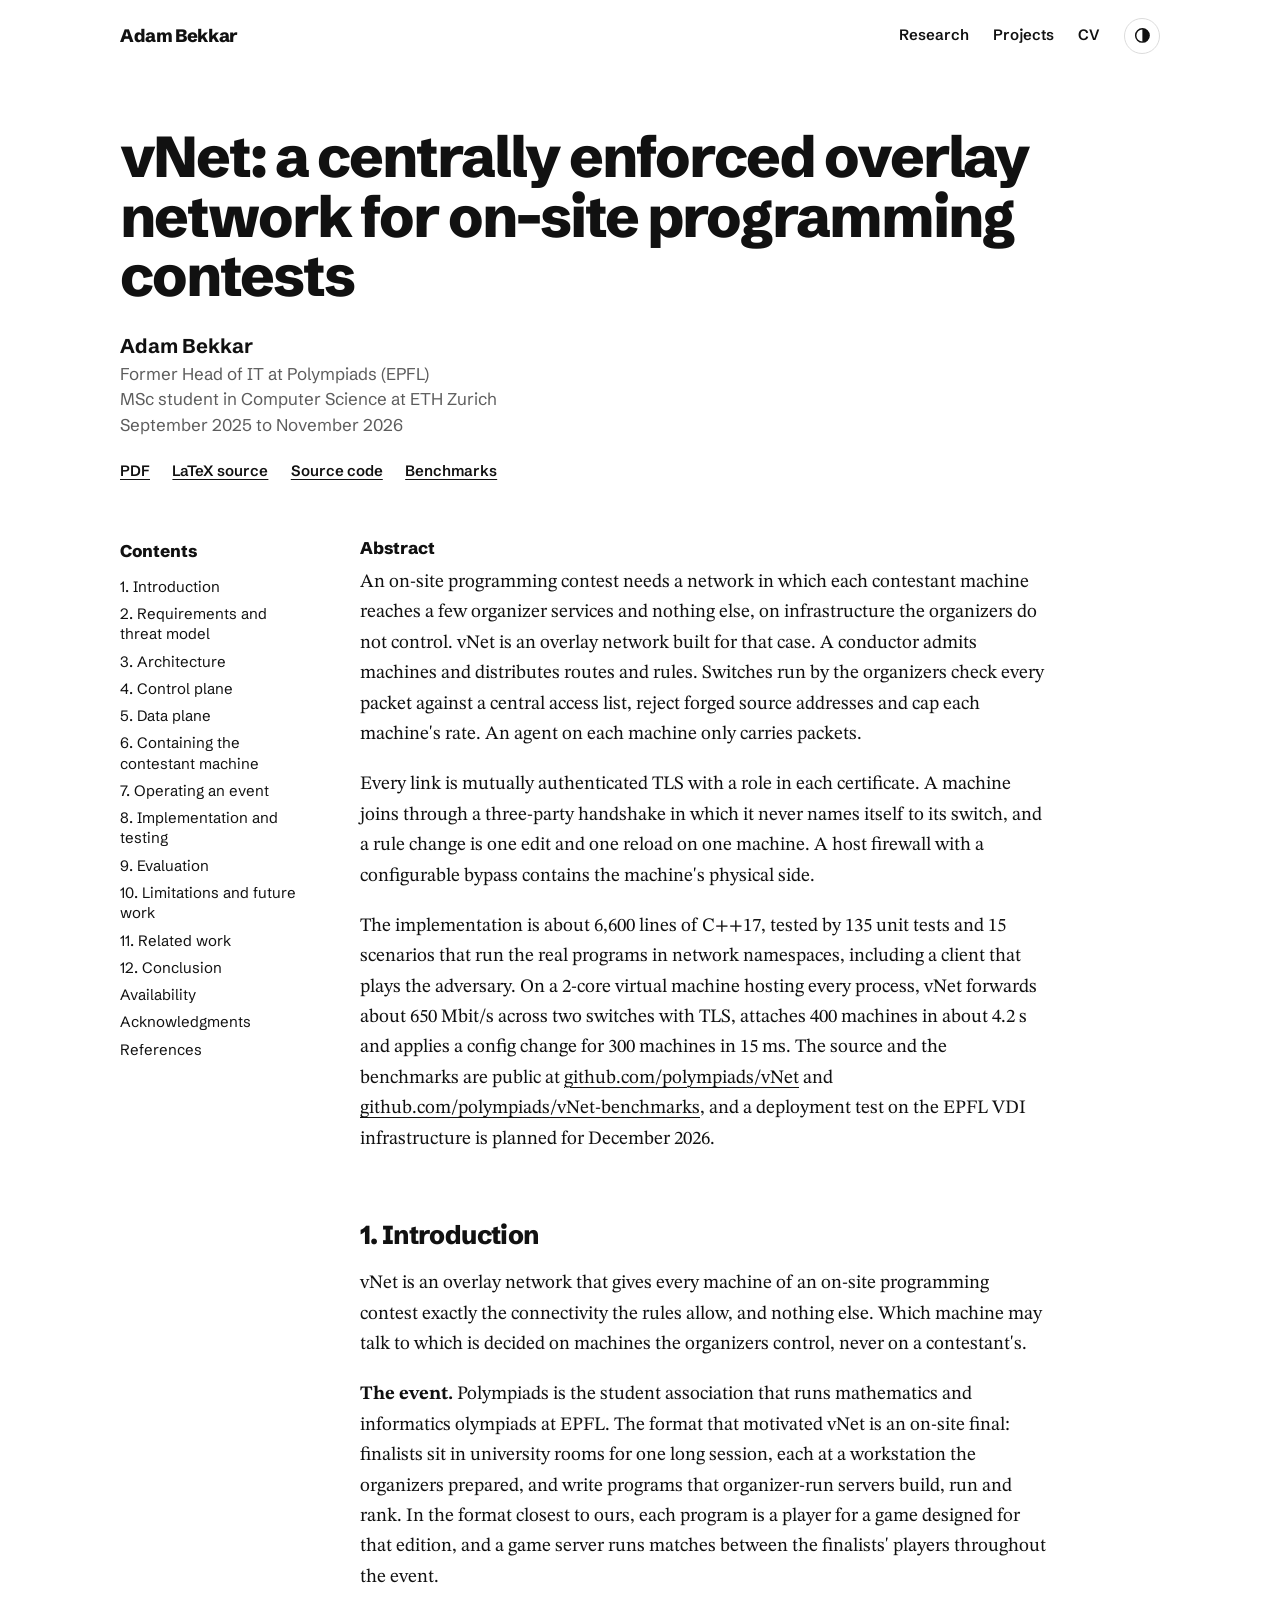
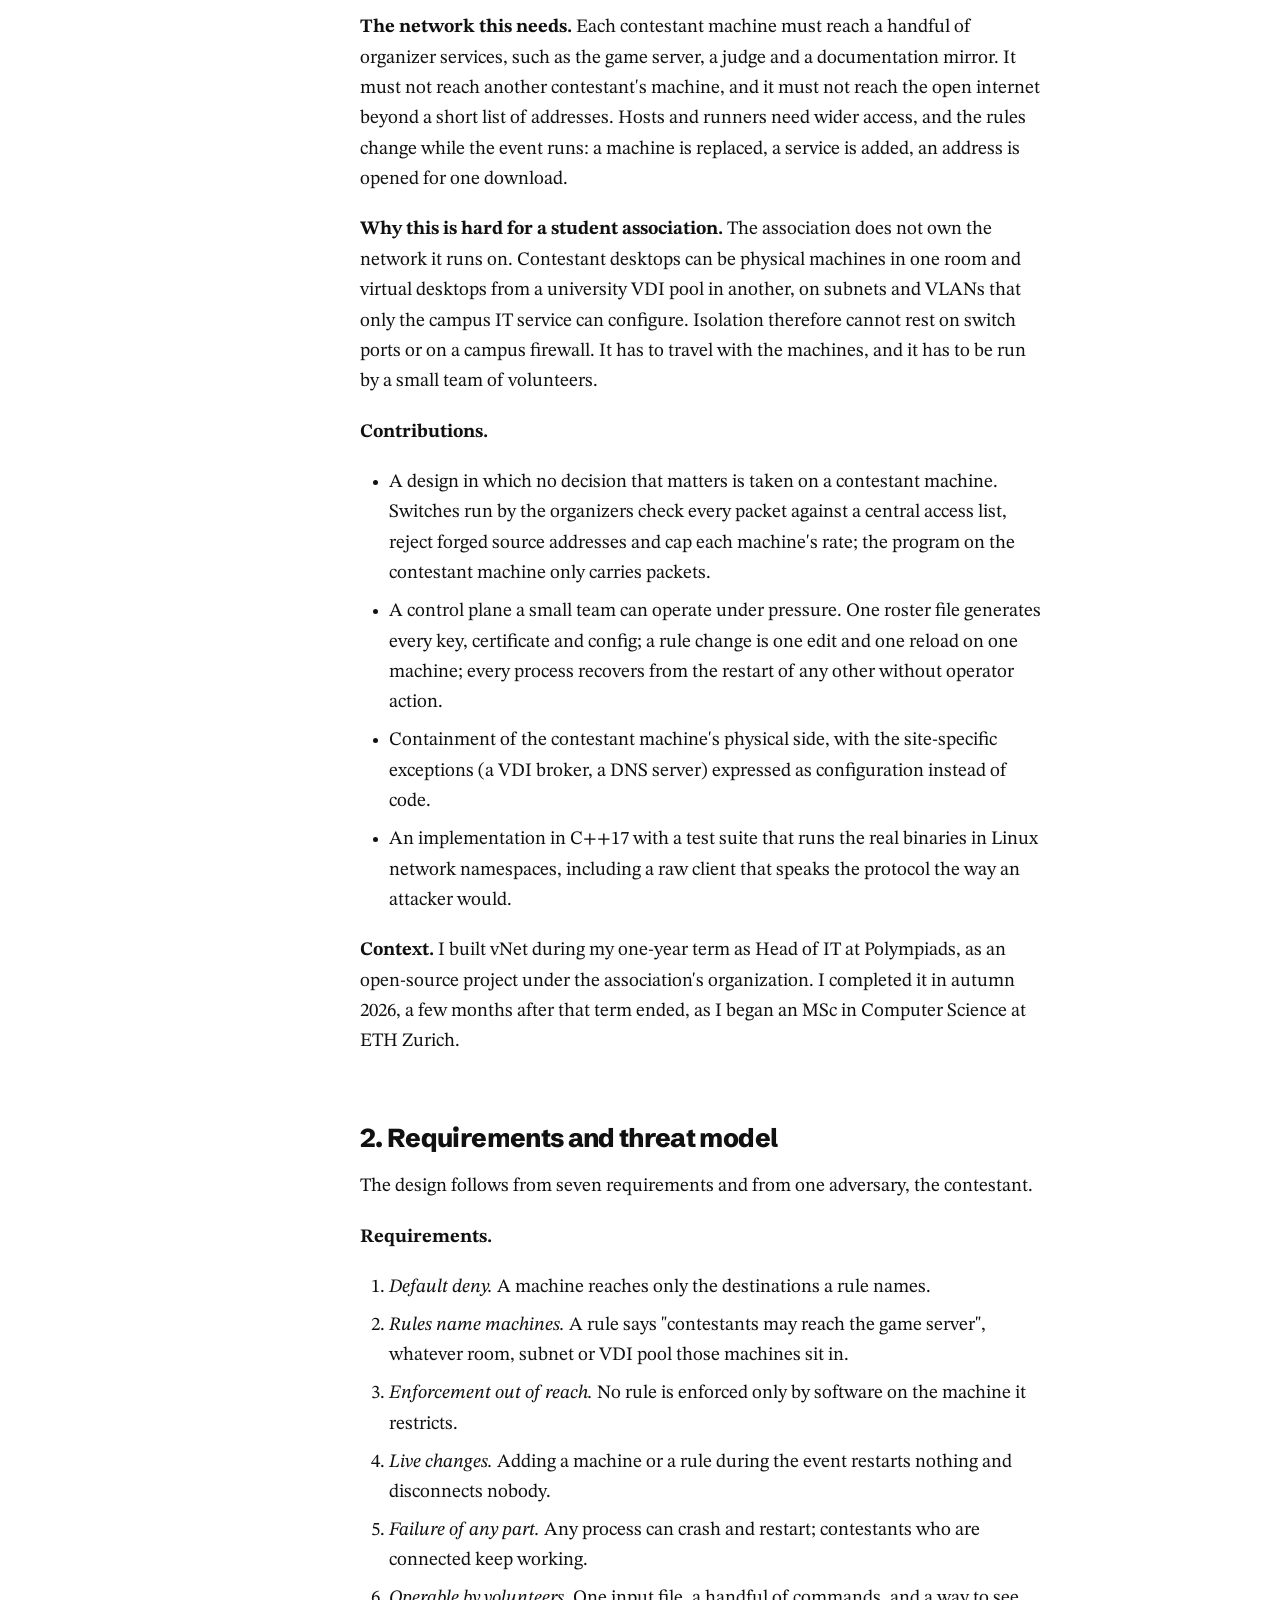
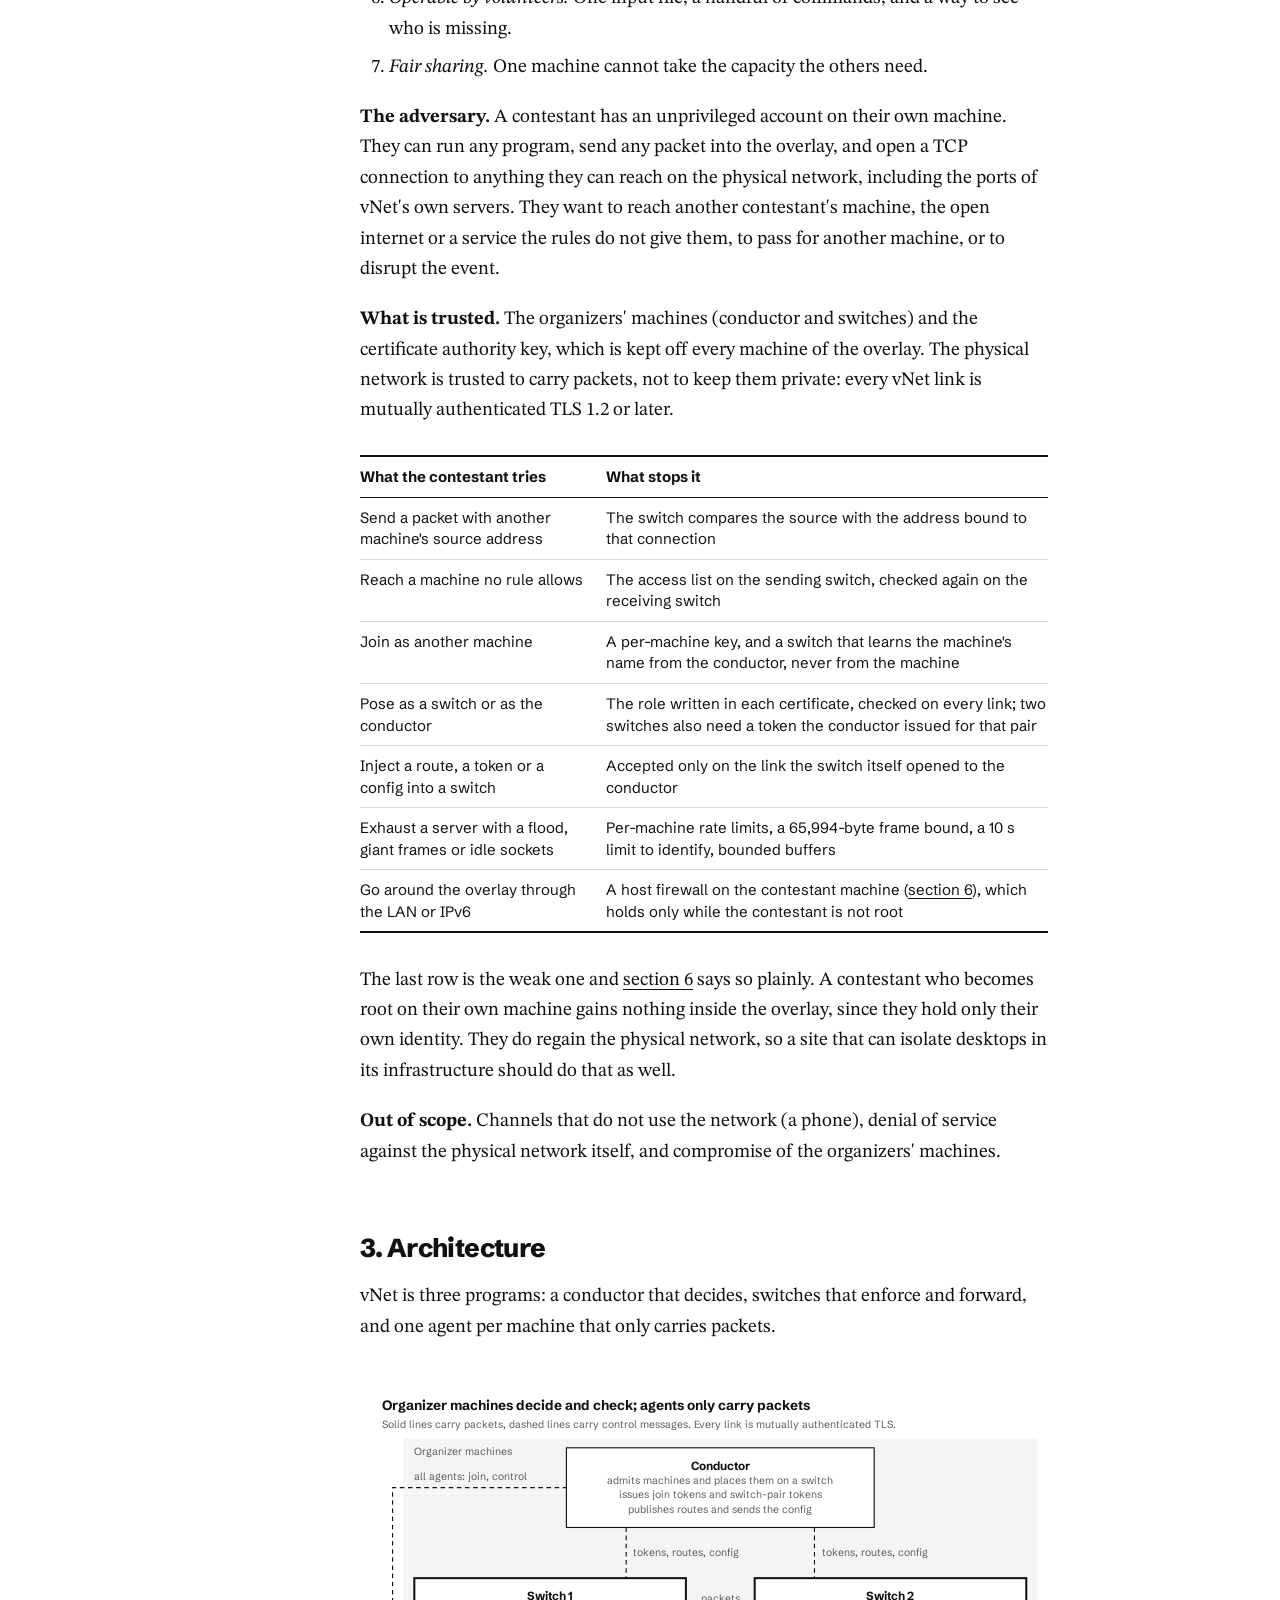
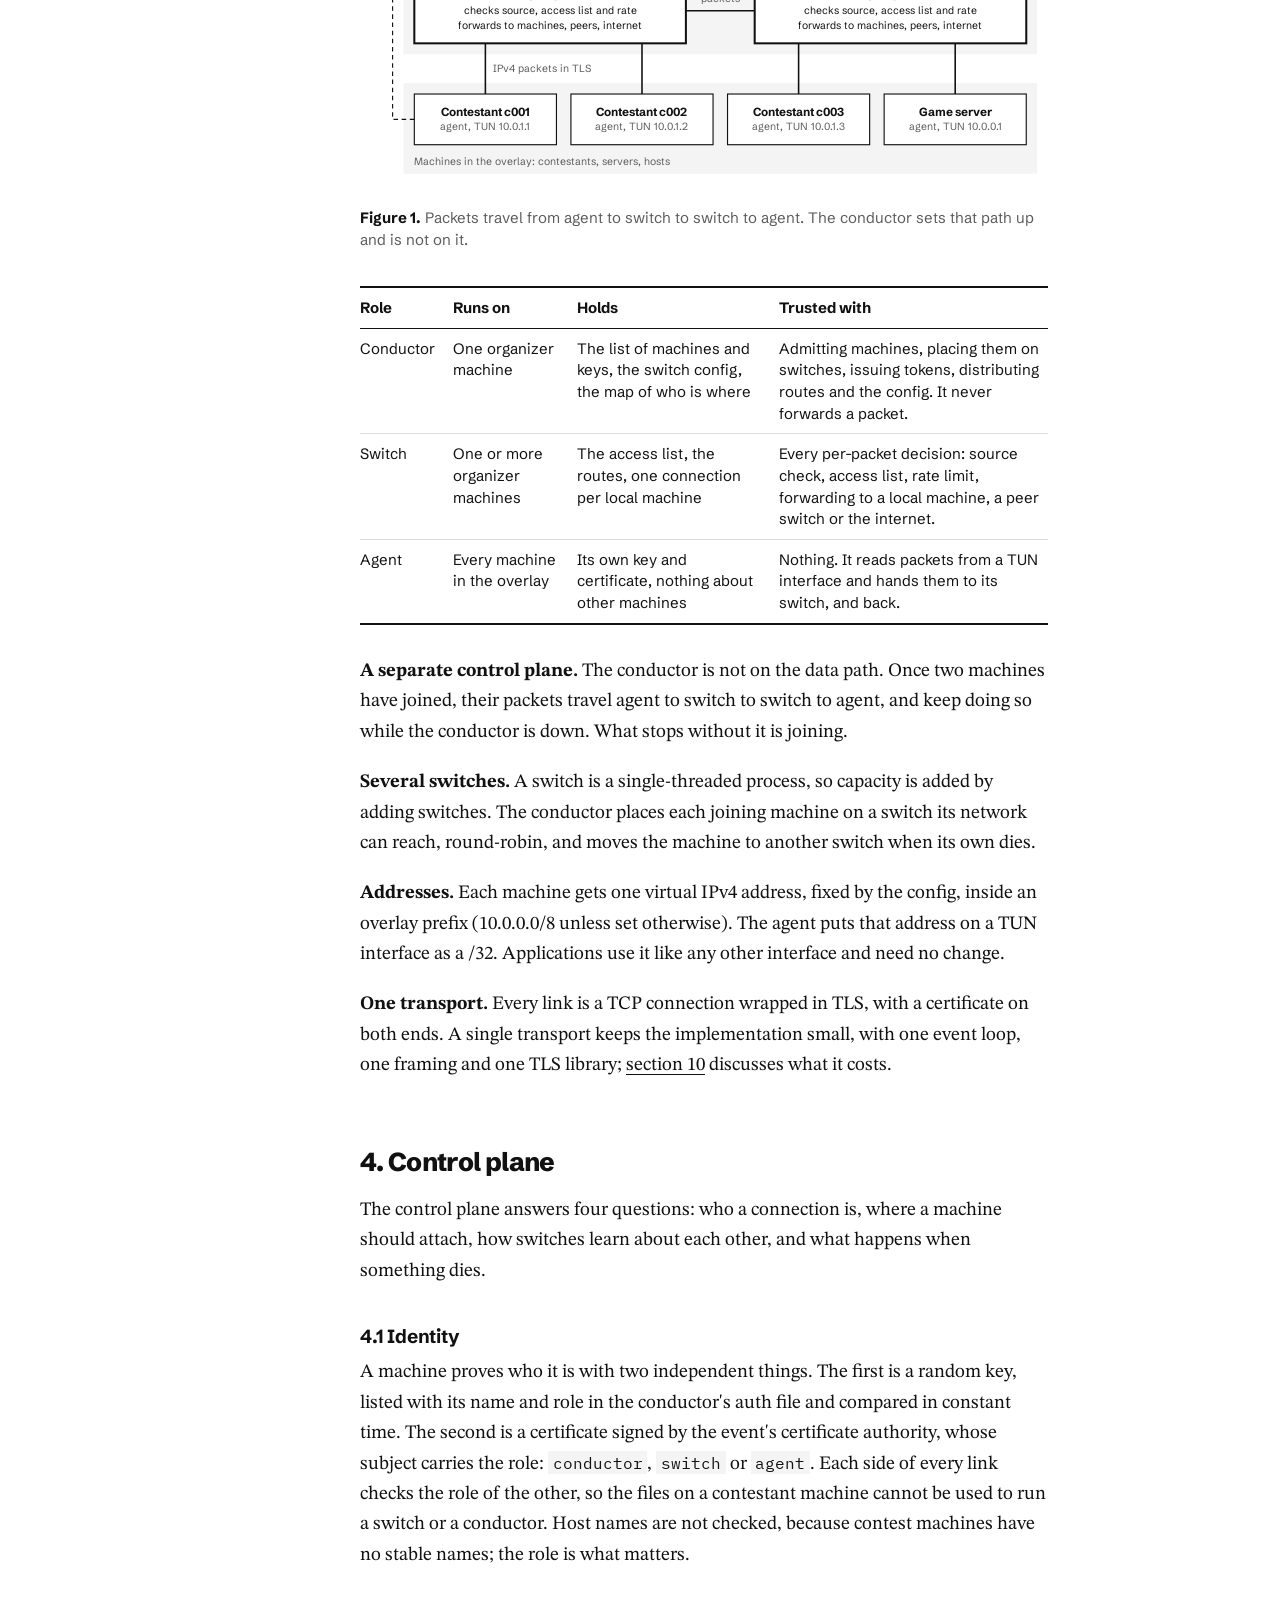
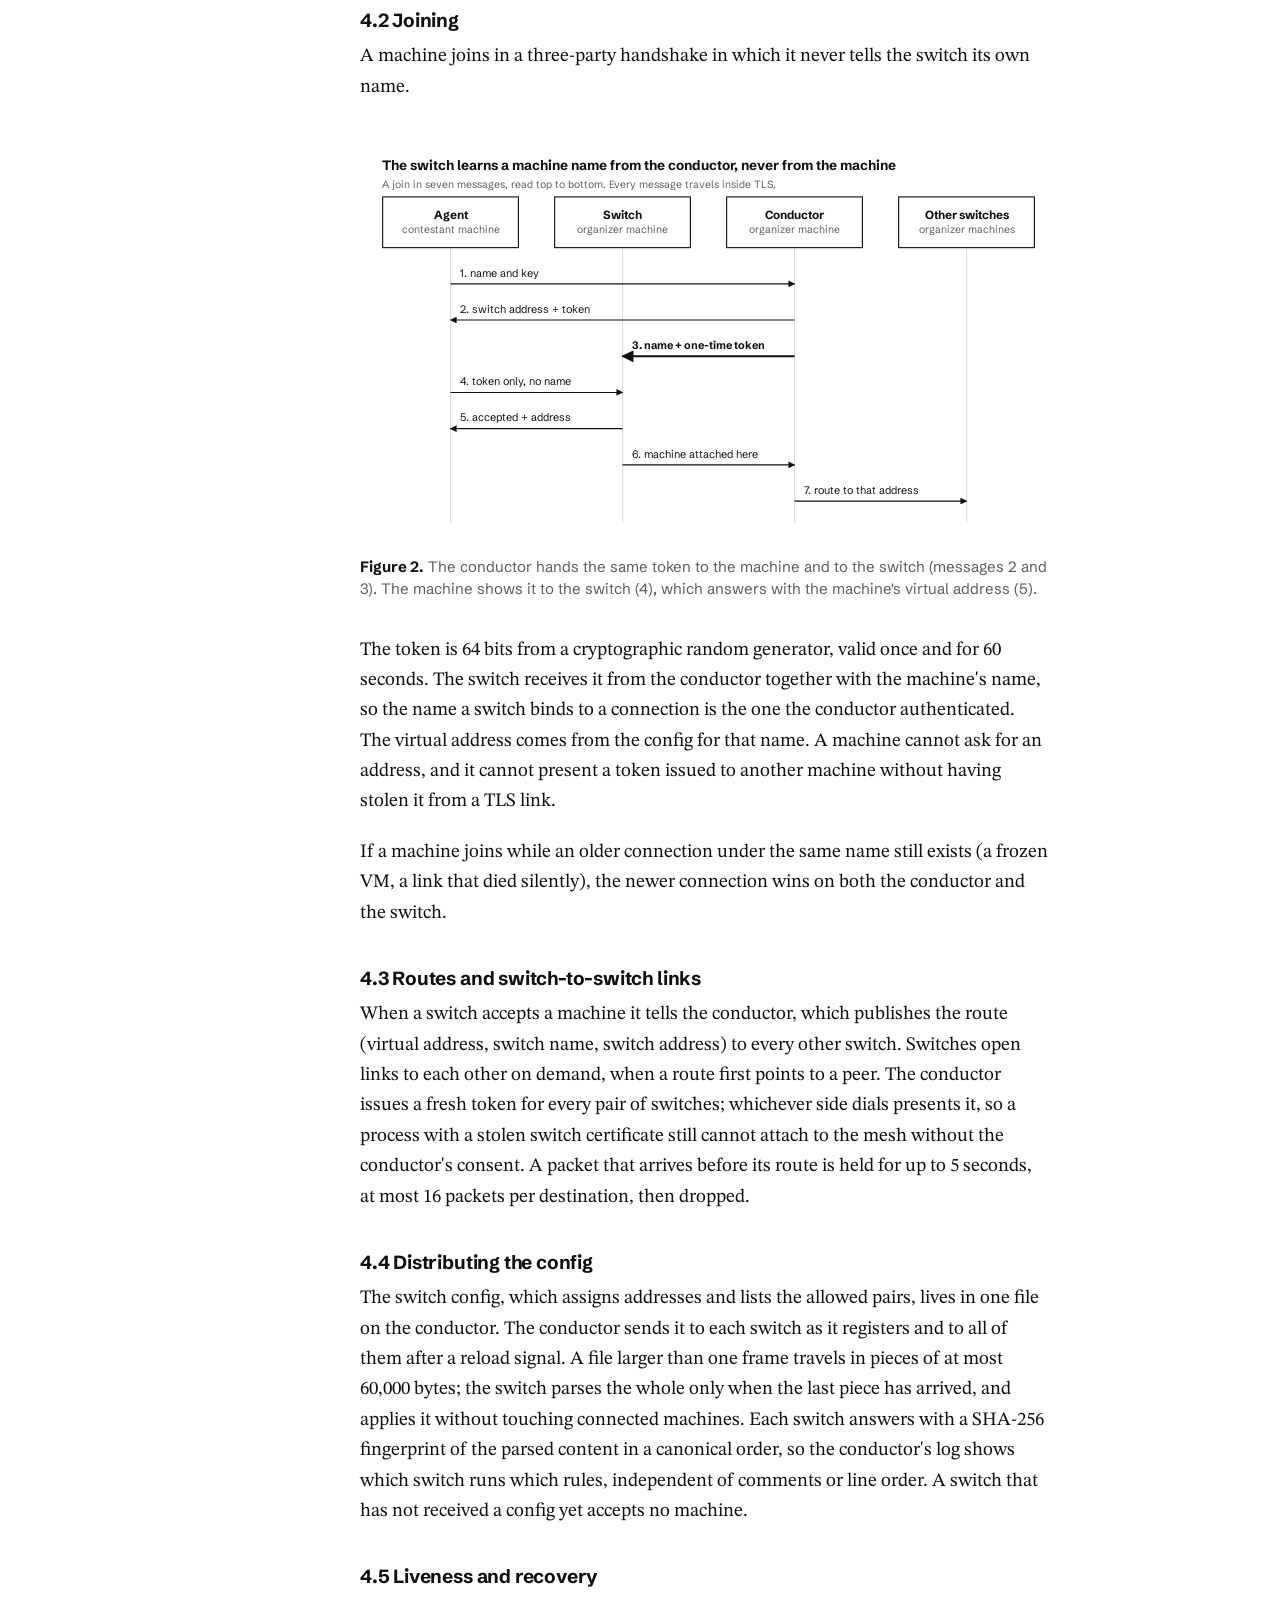
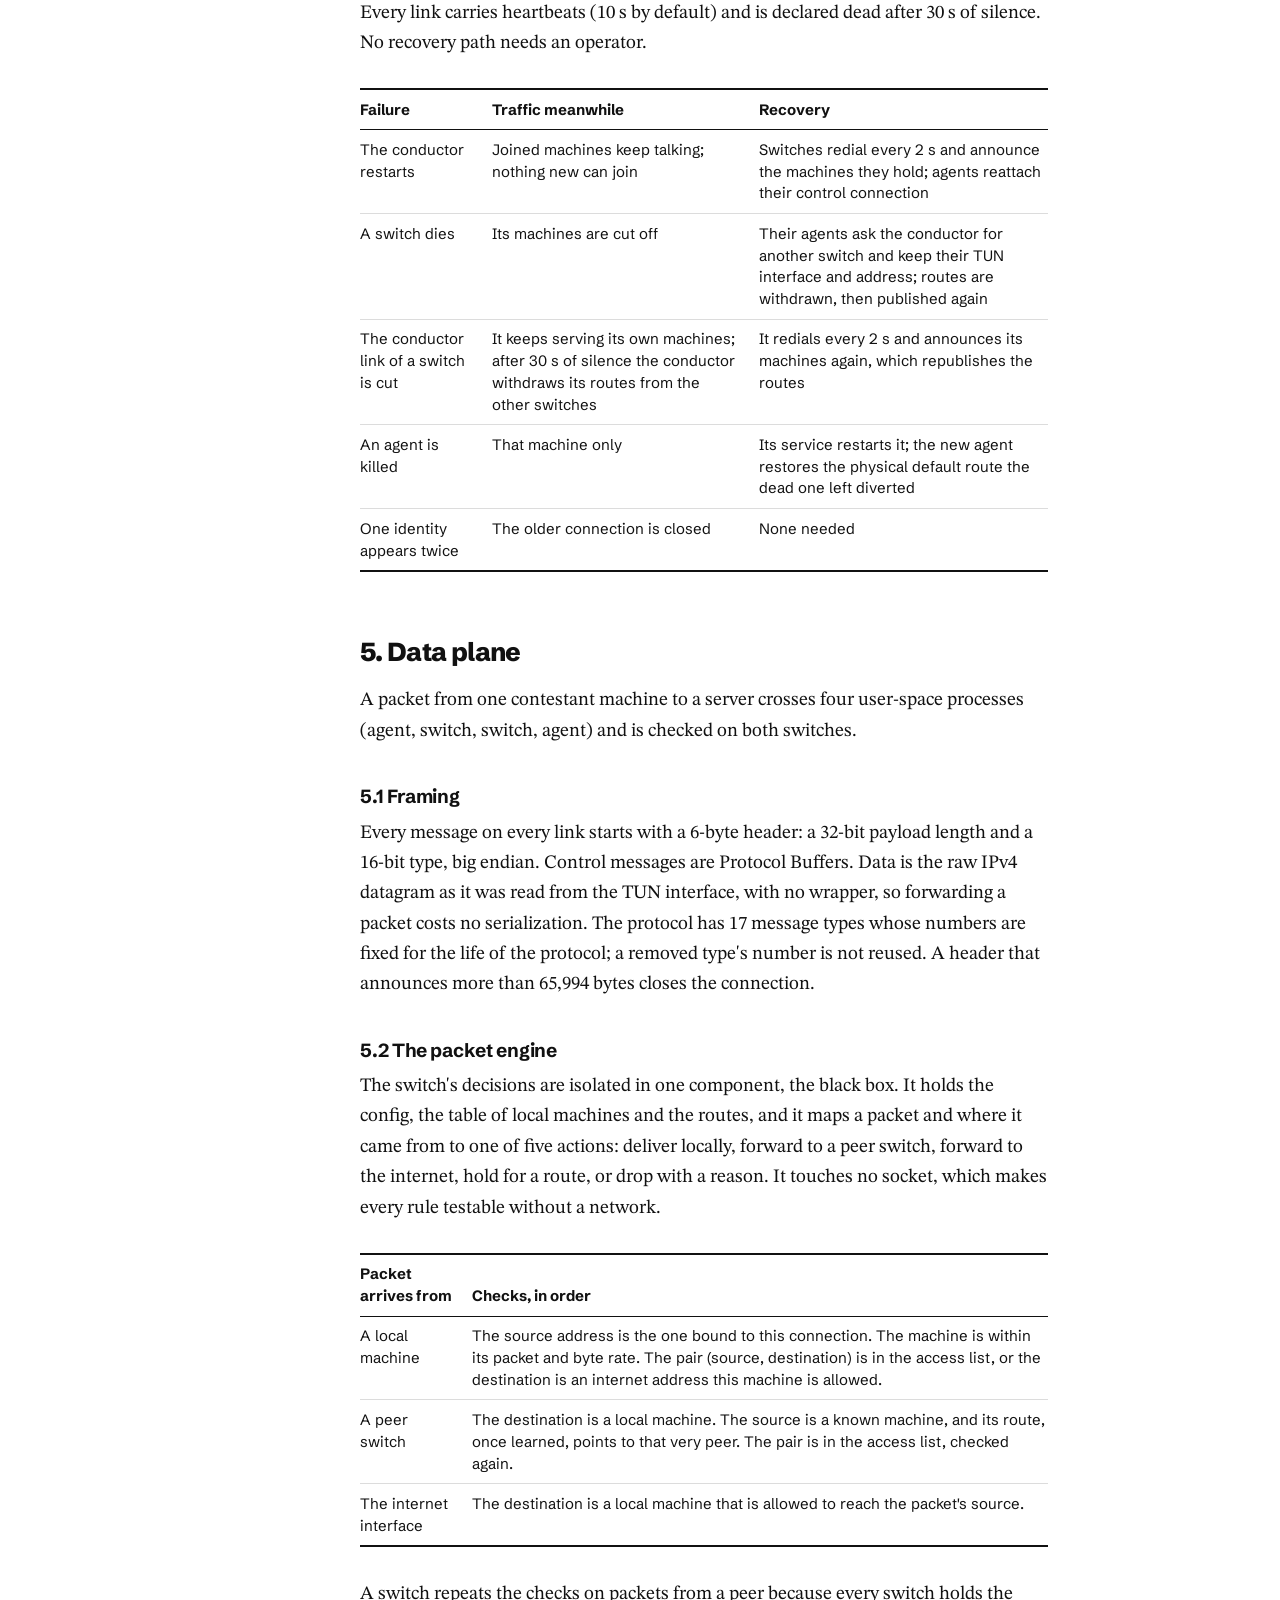
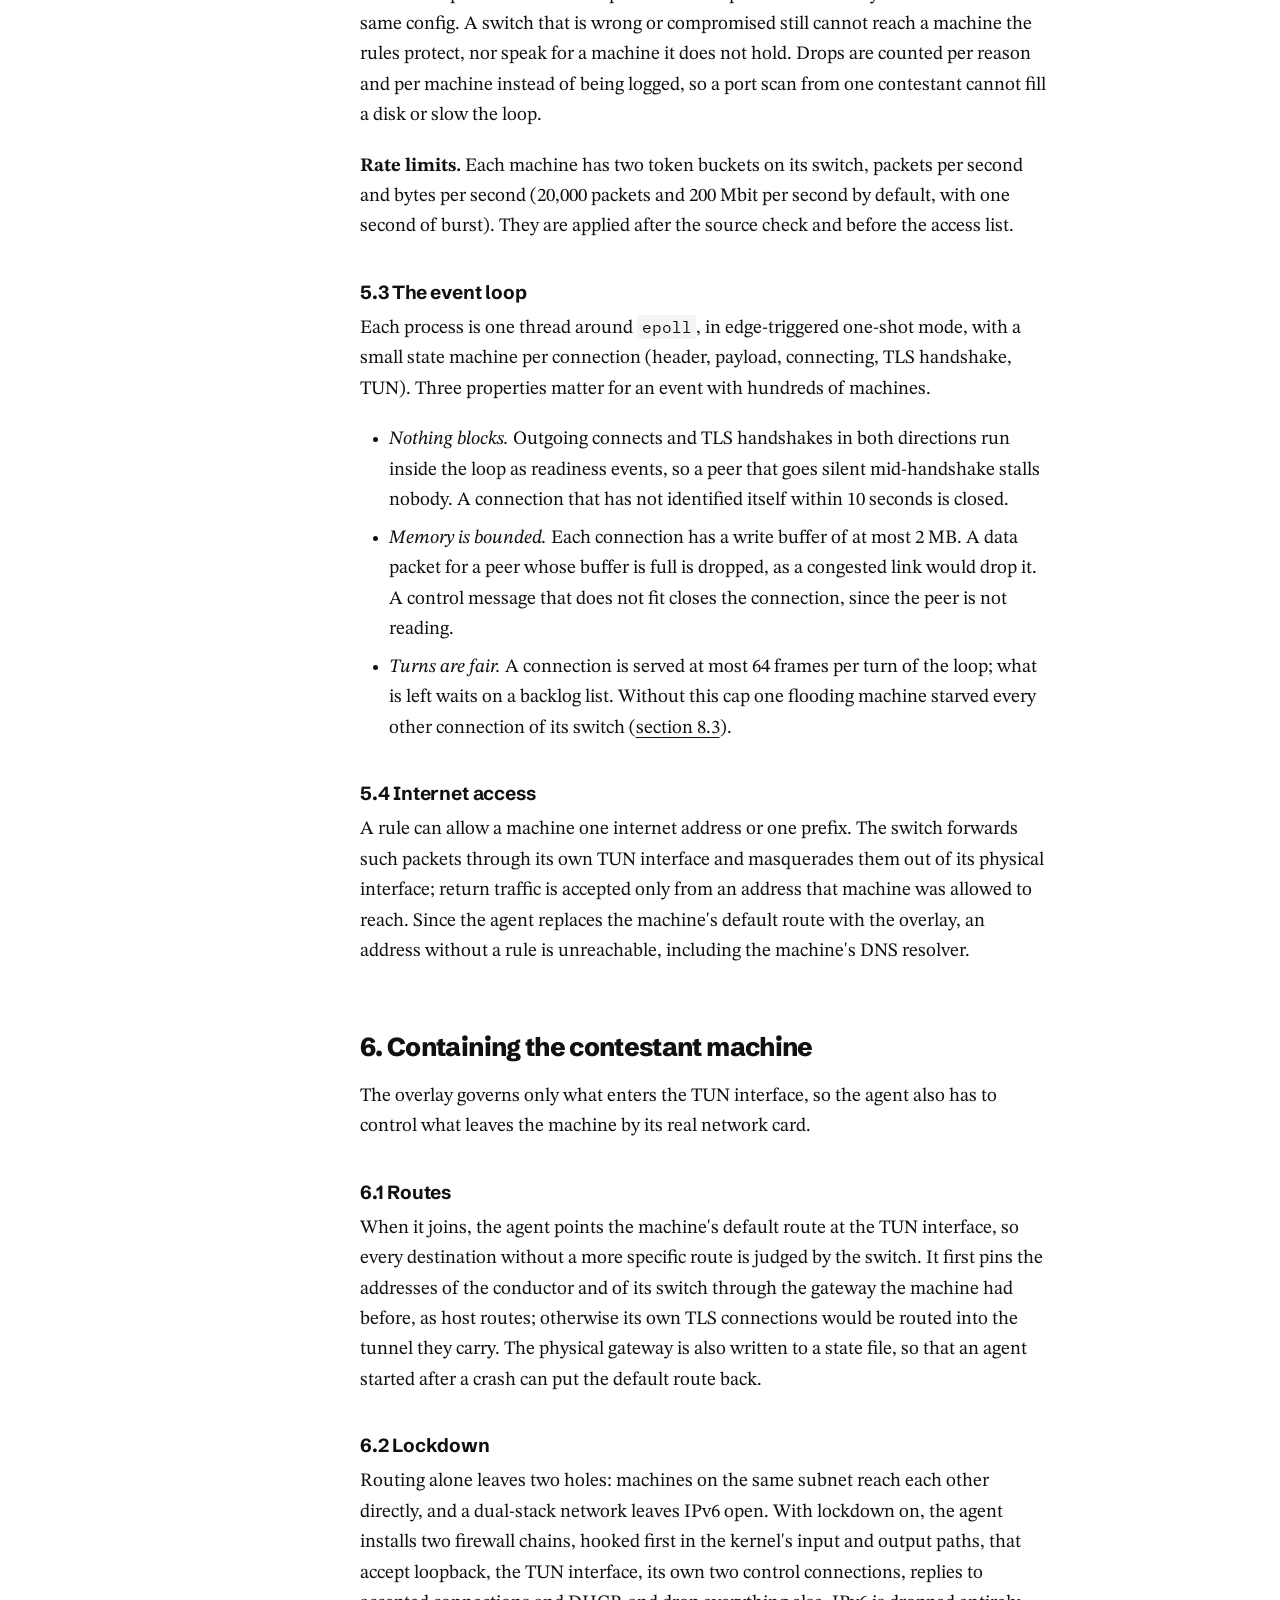
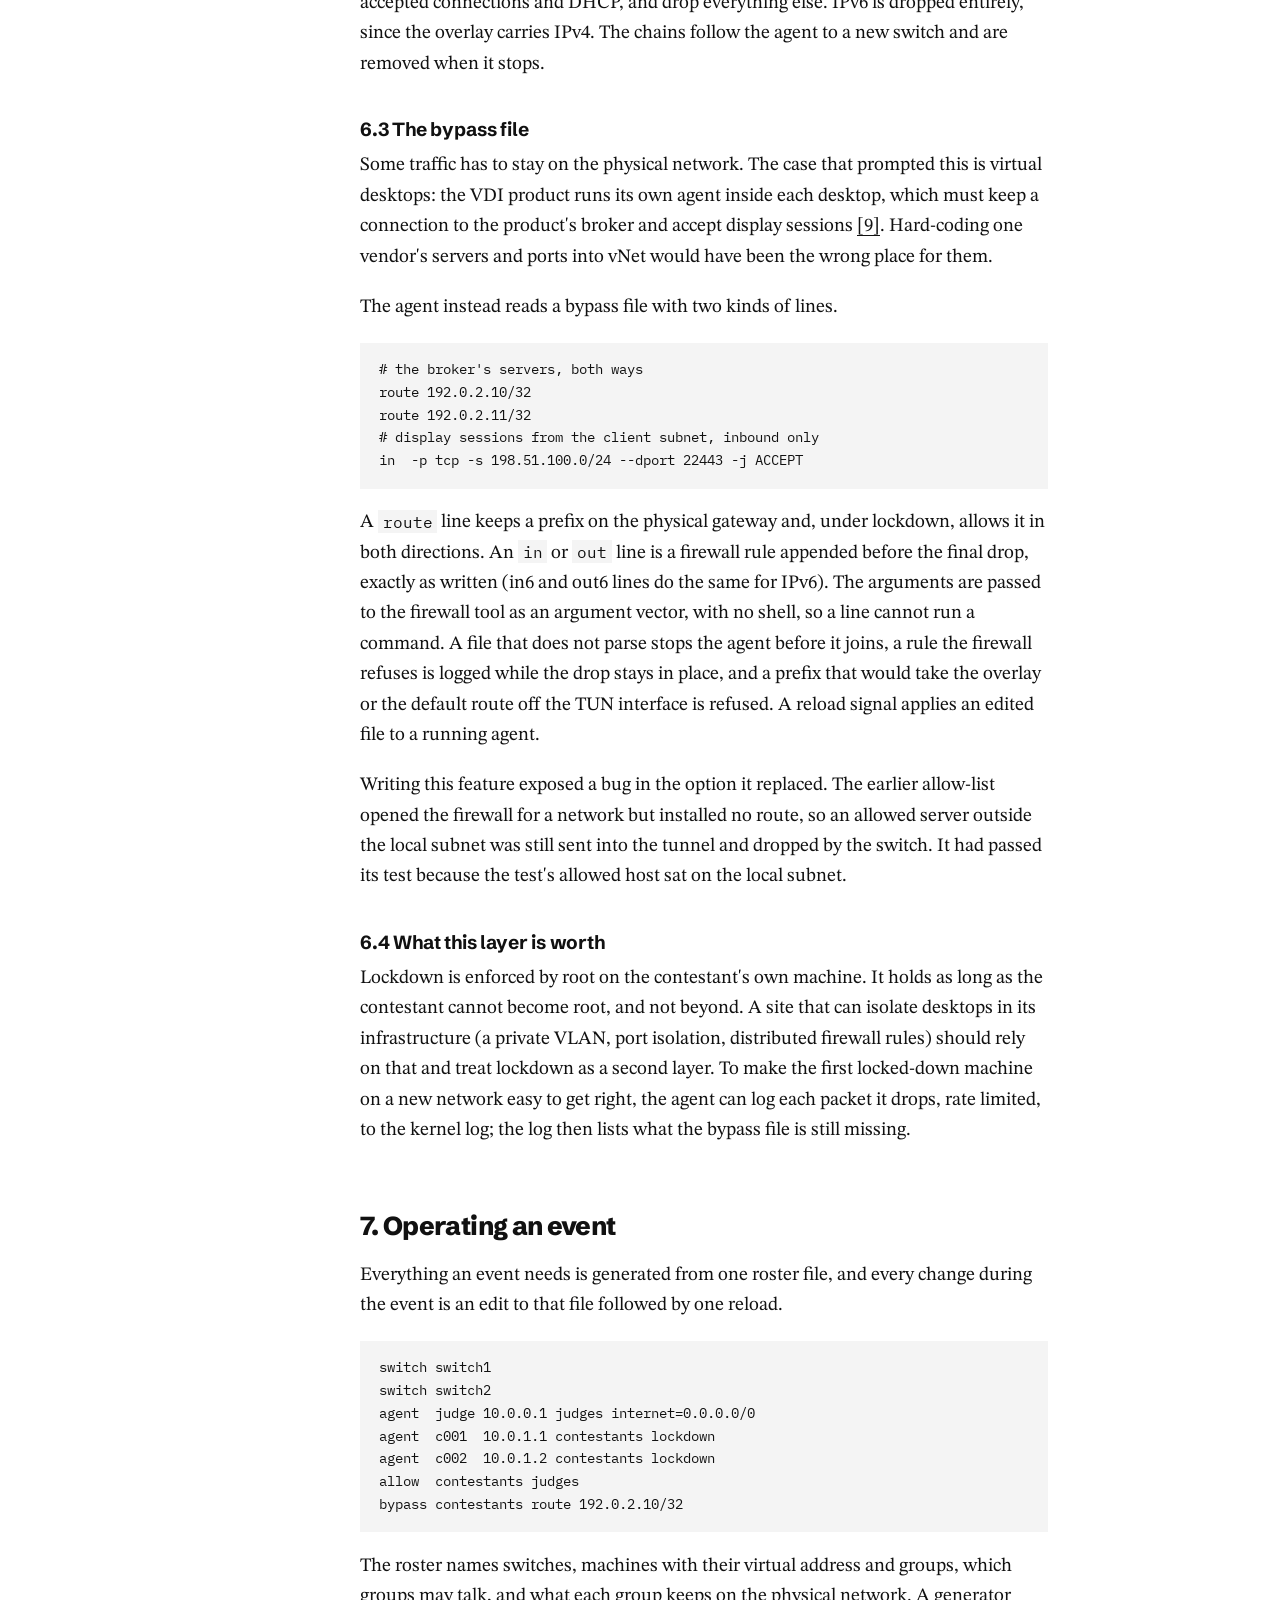
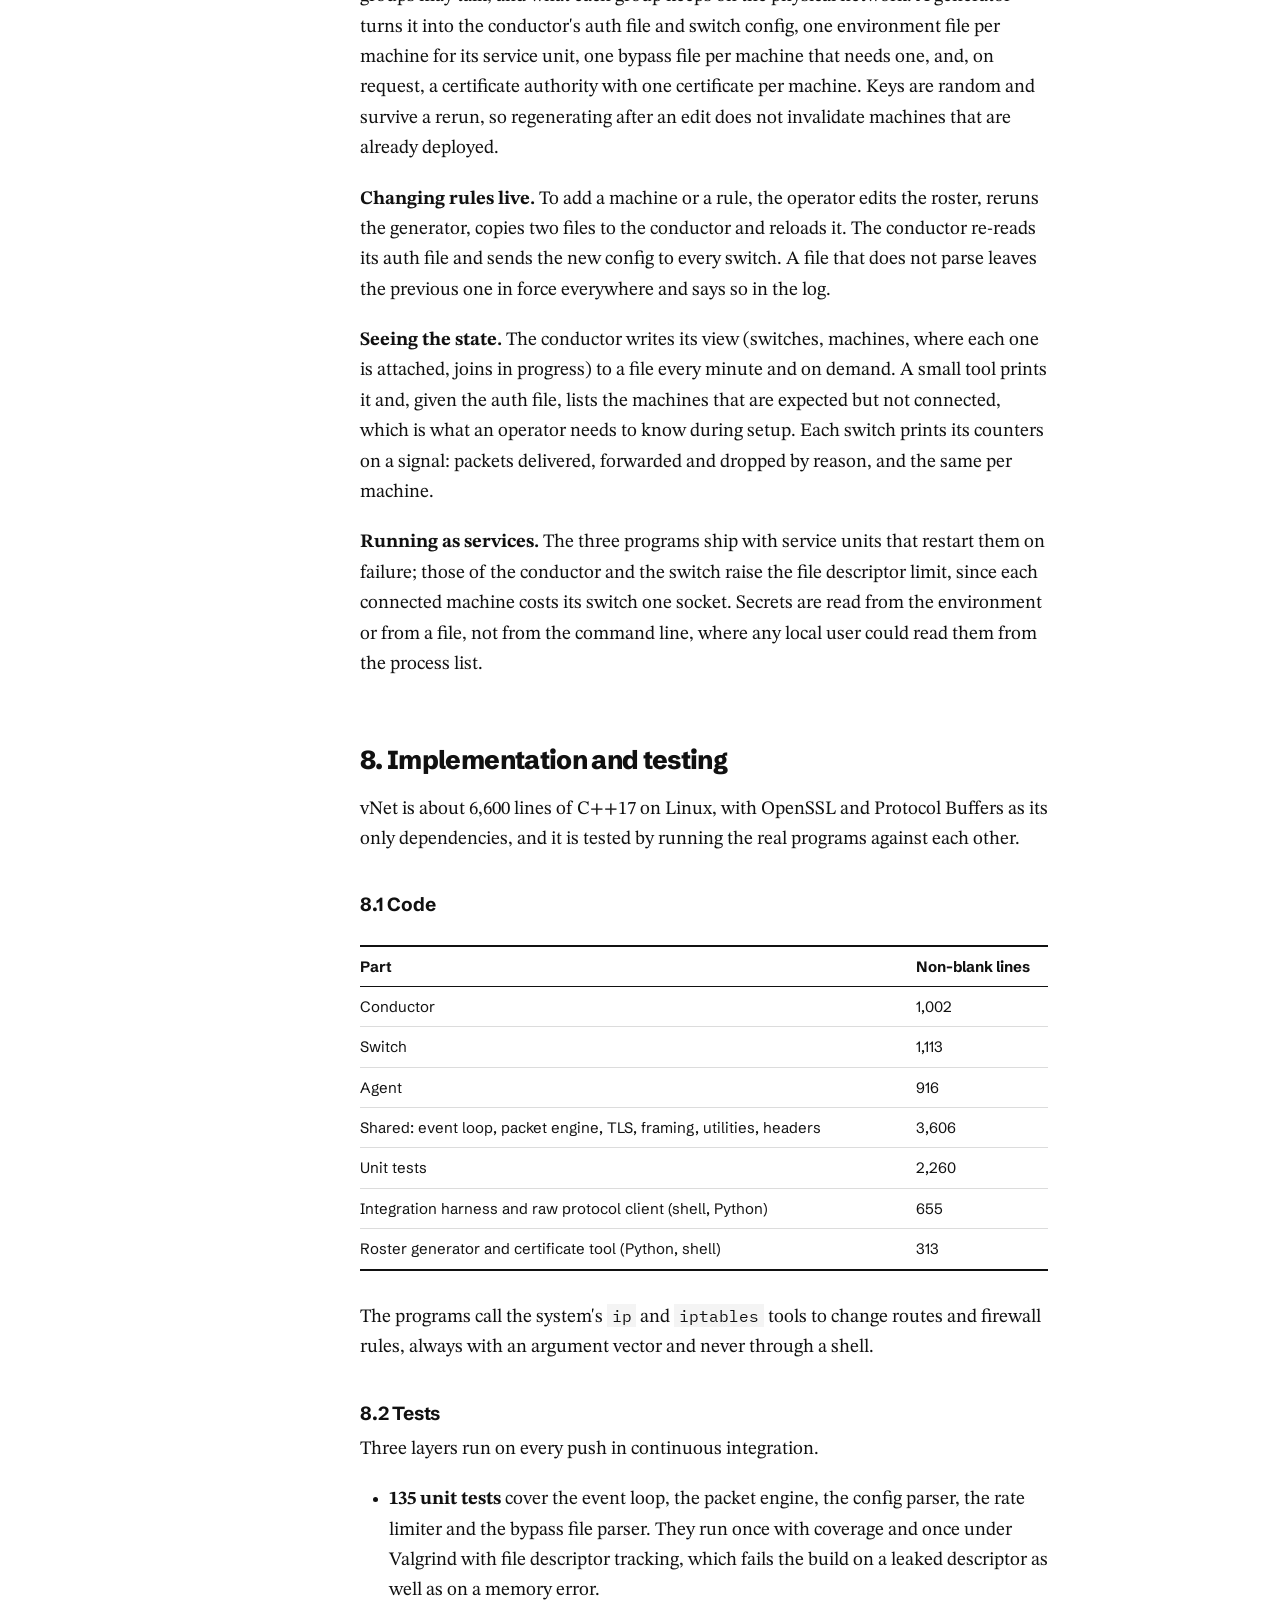
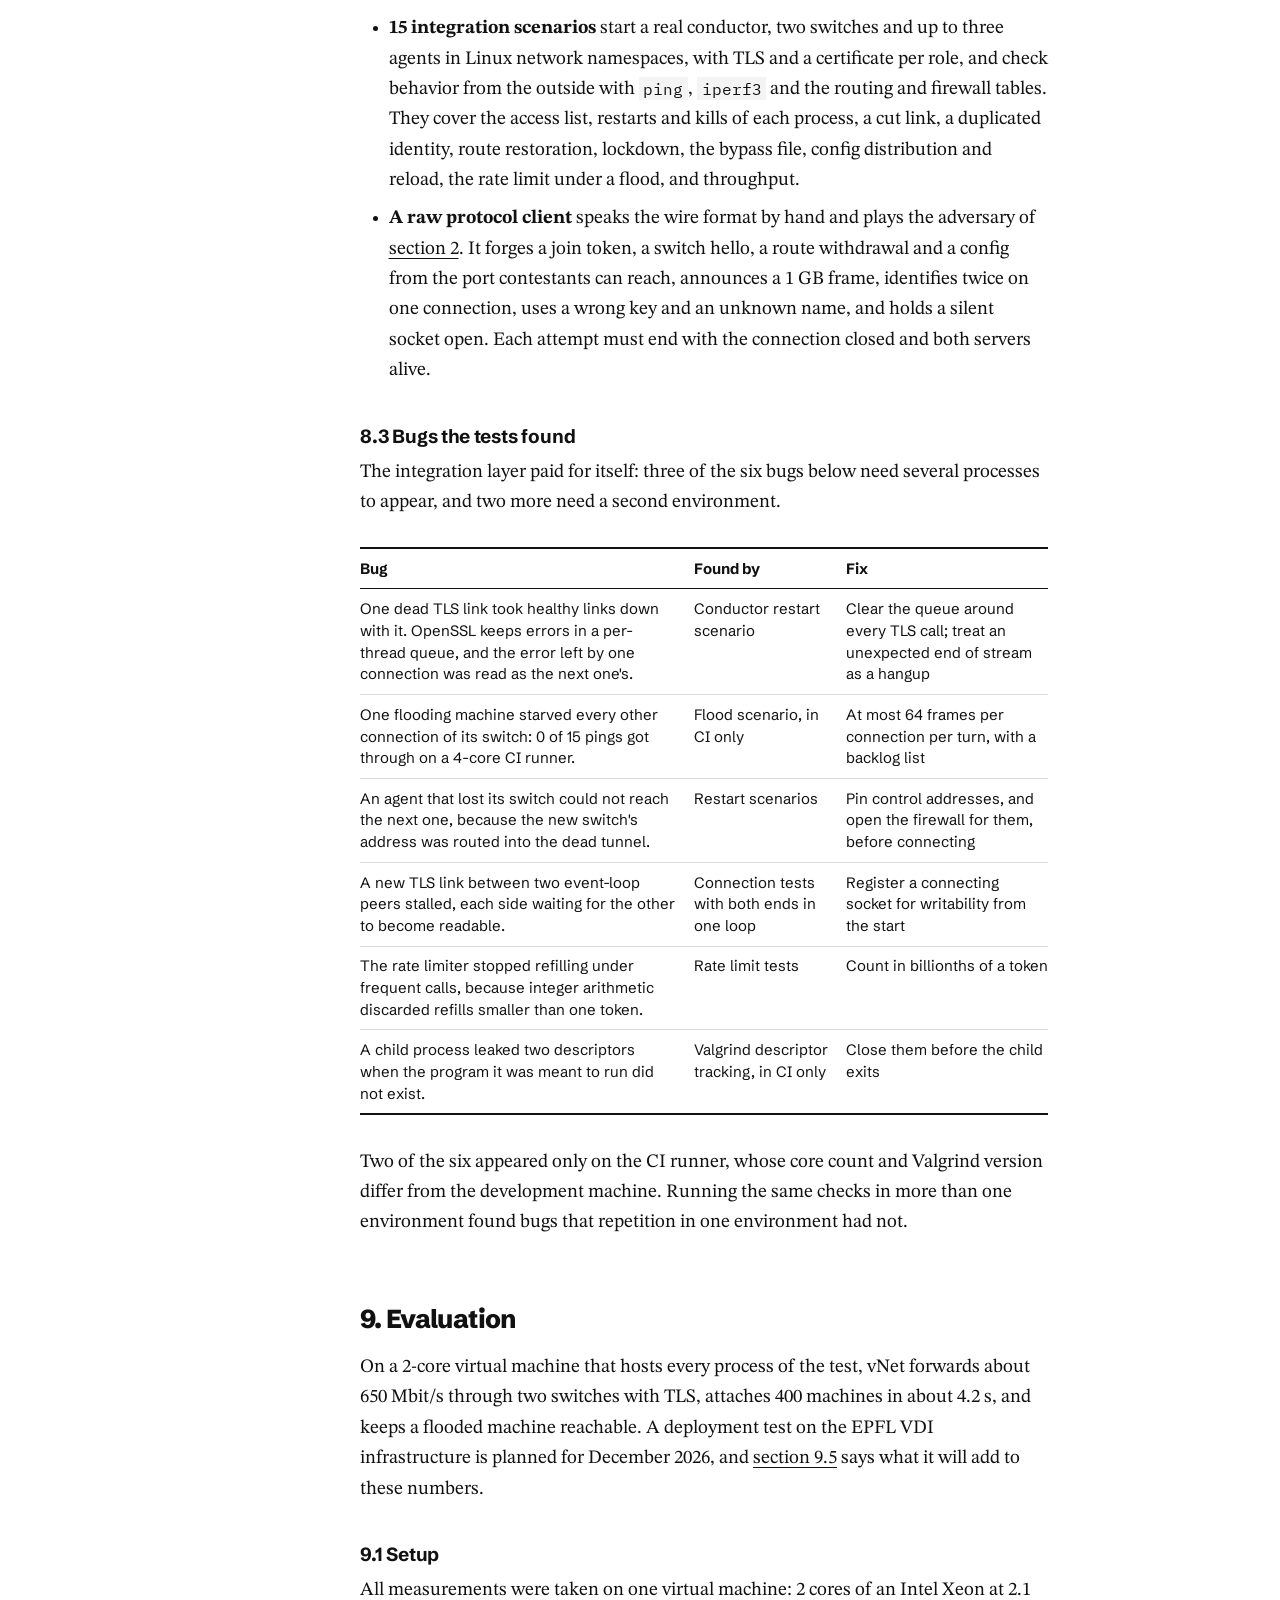
<file: papers/vnet/index.html>
<!DOCTYPE html>
<html lang="en">
<head>
<meta charset="UTF-8">
<meta name="viewport" content="width=device-width, initial-scale=1">
<title>vNet: a centrally enforced overlay network for on-site programming contests</title>
<meta name="description" content="vNet is an overlay network that gives every machine of an on-site programming contest exactly the connectivity the rules allow, enforced on machines the organizers control. Design, implementation, tests and measurements.">
<meta name="author" content="Adam Bekkar">
<meta name="robots" content="index, follow">
<meta name="theme-color" content="#ffffff">
<link rel="canonical" href="https://adam.bekkar.ch/papers/vnet/">
<meta name="citation_title" content="vNet: a centrally enforced overlay network for on-site programming contests">
<meta name="citation_author" content="Bekkar, Adam">
<meta name="citation_publication_date" content="2026/11/10">
<meta name="citation_pdf_url" content="https://adam.bekkar.ch/papers/vnet/bekkar-vnet-2026.pdf">
<meta property="og:type" content="article">
<meta property="og:title" content="vNet: a centrally enforced overlay network for on-site programming contests">
<meta property="og:description" content="vNet is an overlay network that gives every machine of an on-site programming contest exactly the connectivity the rules allow, enforced on machines the organizers control. Design, implementation, tests and measurements.">
<meta property="og:url" content="https://adam.bekkar.ch/papers/vnet/">
<meta property="og:image" content="https://adam.bekkar.ch/assets/img/og.jpg">
<meta property="og:image:width" content="1200">
<meta property="og:image:height" content="630">
<meta property="article:author" content="Adam Bekkar">
<meta property="article:published_time" content="2026-11-10">
<meta name="twitter:card" content="summary_large_image">
<link rel="icon" href="../../assets/img/favicon.svg" type="image/svg+xml">
<link rel="icon" href="../../assets/img/favicon.png" sizes="48x48" type="image/png">
<link rel="apple-touch-icon" href="../../assets/img/apple-touch-icon.png">
<link rel="preload" href="../../assets/fonts/schibsted-grotesk-latin-wght-normal.woff2" as="font" type="font/woff2" crossorigin>
<link rel="preload" href="../../assets/fonts/stix-two-text-latin-wght-normal.woff2" as="font" type="font/woff2" crossorigin>
<script>try{var t=localStorage.getItem("theme");if(t==="dark"||t==="light")document.documentElement.dataset.theme=t}catch(e){}</script>
<link rel="stylesheet" href="../../assets/css/site.css">
<link rel="stylesheet" href="../../assets/css/paper.css">
<script src="../../assets/js/site.js" defer></script>
</head>
<body>

<a class="skip" href="#paper">Skip to the paper</a>

<div class="wrap">

  <nav class="bar" aria-label="Site">
    <a class="home" href="../../">Adam Bekkar</a>
    <ul class="bar-links">
      <li><a href="../../#research">Research</a></li>
      <li><a href="../../#projects">Projects</a></li>
      <li><a href="../../adam-bekkar-cv.pdf">CV</a></li>
    </ul>
    <button class="toggle" type="button" aria-label="Dark mode" aria-pressed="false" hidden><svg viewBox="0 0 20 20" aria-hidden="true"><circle cx="10" cy="10" r="8" fill="none" stroke="currentColor" stroke-width="1.75"/><path d="M10 2a8 8 0 0 1 0 16z" fill="currentColor"/></svg></button>
  </nav>

  <header class="paper-head">
    <h1>vNet: a centrally enforced overlay network for on-site programming contests</h1>
    <p class="author">Adam Bekkar</p>
    <p class="affil">Former Head of IT at Polympiads (EPFL)</p>
    <p class="affil">MSc student in Computer Science at ETH Zurich</p>
    <p class="date"><time datetime="2026-11">September 2025 to November 2026</time></p>
    <p class="affil print-only">adam.bekkar.ch/papers/vnet</p>
    <ul class="links">
      <li><a href="bekkar-vnet-2026.pdf">PDF</a></li>
      <li><a href="bekkar-vnet-2026.tex">LaTeX source</a></li>
      <li><a href="https://github.com/polympiads/vNet">Source code</a></li>
      <li><a href="https://github.com/polympiads/vNet-benchmarks">Benchmarks</a></li>
    </ul>
  </header>

  <div class="paper-layout">

    <nav class="toc" aria-labelledby="toc-h">
      <h2 id="toc-h">Contents</h2>
      <ol>
        <li><a href="#s1">1. Introduction</a></li>
        <li><a href="#s2">2. Requirements and threat model</a></li>
        <li><a href="#s3">3. Architecture</a></li>
        <li><a href="#s4">4. Control plane</a></li>
        <li><a href="#s5">5. Data plane</a></li>
        <li><a href="#s6">6. Containing the contestant machine</a></li>
        <li><a href="#s7">7. Operating an event</a></li>
        <li><a href="#s8">8. Implementation and testing</a></li>
        <li><a href="#s9">9. Evaluation</a></li>
        <li><a href="#s10">10. Limitations and future work</a></li>
        <li><a href="#s11">11. Related work</a></li>
        <li><a href="#s12">12. Conclusion</a></li>
        <li><a href="#availability">Availability</a></li>
        <li><a href="#acknowledgments">Acknowledgments</a></li>
        <li><a href="#references">References</a></li>
      </ol>
    </nav>

    <main class="prose" id="paper">
<div class="abstract">
<h2 id="abstract">Abstract</h2>
<p>An on-site programming contest needs a network in which each contestant machine reaches a few organizer services and nothing else, on infrastructure the organizers do not control. vNet is an overlay network built for that case. A conductor admits machines and distributes routes and rules. Switches run by the organizers check every packet against a central access list, reject forged source addresses and cap each machine's rate. An agent on each machine only carries packets.</p>
<p>Every link is mutually authenticated TLS with a role in each certificate. A machine joins through a three-party handshake in which it never names itself to its switch, and a rule change is one edit and one reload on one machine. A host firewall with a configurable bypass contains the machine's physical side.</p>
<p>The implementation is about 6,600 lines of C++17, tested by 135 unit tests and 15 scenarios that run the real programs in network namespaces, including a client that plays the adversary. On a 2-core virtual machine hosting every process, vNet forwards about 650 Mbit/s across two switches with TLS, attaches 400 machines in about 4.2 s and applies a config change for 300 machines in 15 ms. The source and the benchmarks are public at <a href="https://github.com/polympiads/vNet">github.com/polympiads/vNet</a> and <a href="https://github.com/polympiads/vNet-benchmarks">github.com/polympiads/vNet-benchmarks</a>, and a deployment test on the EPFL VDI infrastructure is planned for December 2026.</p>
</div>
<h2 id="s1">1. Introduction</h2>
<p>vNet is an overlay network that gives every machine of an on-site programming contest exactly the connectivity the rules allow, and nothing else. Which machine may talk to which is decided on machines the organizers control, never on a contestant's.</p>
<p><strong>The event.</strong> Polympiads is the student association that runs mathematics and informatics olympiads at EPFL. The format that motivated vNet is an on-site final: finalists sit in university rooms for one long session, each at a workstation the organizers prepared, and write programs that organizer-run servers build, run and rank. In the format closest to ours, each program is a player for a game designed for that edition, and a game server runs matches between the finalists' players throughout the event.</p>
<p><strong>The network this needs.</strong> Each contestant machine must reach a handful of organizer services, such as the game server, a judge and a documentation mirror. It must not reach another contestant's machine, and it must not reach the open internet beyond a short list of addresses. Hosts and runners need wider access, and the rules change while the event runs: a machine is replaced, a service is added, an address is opened for one download.</p>
<p><strong>Why this is hard for a student association.</strong> The association does not own the network it runs on. Contestant desktops can be physical machines in one room and virtual desktops from a university VDI pool in another, on subnets and VLANs that only the campus IT service can configure. Isolation therefore cannot rest on switch ports or on a campus firewall. It has to travel with the machines, and it has to be run by a small team of volunteers.</p>
<p><strong>Contributions.</strong></p>
<ul>
<li>A design in which no decision that matters is taken on a contestant machine. Switches run by the organizers check every packet against a central access list, reject forged source addresses and cap each machine's rate; the program on the contestant machine only carries packets.</li>
<li>A control plane a small team can operate under pressure. One roster file generates every key, certificate and config; a rule change is one edit and one reload on one machine; every process recovers from the restart of any other without operator action.</li>
<li>Containment of the contestant machine's physical side, with the site-specific exceptions (a VDI broker, a DNS server) expressed as configuration instead of code.</li>
<li>An implementation in C++17 with a test suite that runs the real binaries in Linux network namespaces, including a raw client that speaks the protocol the way an attacker would.</li>
</ul>
<p><strong>Context.</strong> I built vNet during my one-year term as Head of IT at Polympiads, as an open-source project under the association's organization. I completed it in autumn 2026, a few months after that term ended, as I began an MSc in Computer Science at ETH Zurich.</p>
<h2 id="s2">2. Requirements and threat model</h2>
<p>The design follows from seven requirements and from one adversary, the contestant.</p>
<p><strong>Requirements.</strong></p>
<ol type="1">
<li><em>Default deny.</em> A machine reaches only the destinations a rule names.</li>
<li><em>Rules name machines.</em> A rule says "contestants may reach the game server", whatever room, subnet or VDI pool those machines sit in.</li>
<li><em>Enforcement out of reach.</em> No rule is enforced only by software on the machine it restricts.</li>
<li><em>Live changes.</em> Adding a machine or a rule during the event restarts nothing and disconnects nobody.</li>
<li><em>Failure of any part.</em> Any process can crash and restart; contestants who are connected keep working.</li>
<li><em>Operable by volunteers.</em> One input file, a handful of commands, and a way to see who is missing.</li>
<li><em>Fair sharing.</em> One machine cannot take the capacity the others need.</li>
</ol>
<p><strong>The adversary.</strong> A contestant has an unprivileged account on their own machine. They can run any program, send any packet into the overlay, and open a TCP connection to anything they can reach on the physical network, including the ports of vNet's own servers. They want to reach another contestant's machine, the open internet or a service the rules do not give them, to pass for another machine, or to disrupt the event.</p>
<p><strong>What is trusted.</strong> The organizers' machines (conductor and switches) and the certificate authority key, which is kept off every machine of the overlay. The physical network is trusted to carry packets, not to keep them private: every vNet link is mutually authenticated TLS 1.2 or later.</p>
<div class="table-wrap" tabindex="0" role="group" aria-label="Table">
<table>
<thead>
<tr class="header">
<th>What the contestant tries</th>
<th>What stops it</th>
</tr>
</thead>
<tbody>
<tr class="odd">
<td>Send a packet with another machine's source address</td>
<td>The switch compares the source with the address bound to that connection</td>
</tr>
<tr class="even">
<td>Reach a machine no rule allows</td>
<td>The access list on the sending switch, checked again on the receiving switch</td>
</tr>
<tr class="odd">
<td>Join as another machine</td>
<td>A per-machine key, and a switch that learns the machine's name from the conductor, never from the machine</td>
</tr>
<tr class="even">
<td>Pose as a switch or as the conductor</td>
<td>The role written in each certificate, checked on every link; two switches also need a token the conductor issued for that pair</td>
</tr>
<tr class="odd">
<td>Inject a route, a token or a config into a switch</td>
<td>Accepted only on the link the switch itself opened to the conductor</td>
</tr>
<tr class="even">
<td>Exhaust a server with a flood, giant frames or idle sockets</td>
<td>Per-machine rate limits, a 65,994-byte frame bound, a 10 s limit to identify, bounded buffers</td>
</tr>
<tr class="odd">
<td>Go around the overlay through the LAN or IPv6</td>
<td>A host firewall on the contestant machine (<a href="#s6">section 6</a>), which holds only while the contestant is not root</td>
</tr>
</tbody>
</table>
</div>
<p>The last row is the weak one and <a href="#s6">section 6</a> says so plainly. A contestant who becomes root on their own machine gains nothing inside the overlay, since they hold only their own identity. They do regain the physical network, so a site that can isolate desktops in its infrastructure should do that as well.</p>
<p><strong>Out of scope.</strong> Channels that do not use the network (a phone), denial of service against the physical network itself, and compromise of the organizers' machines.</p>
<h2 id="s3">3. Architecture</h2>
<p>vNet is three programs: a conductor that decides, switches that enforce and forward, and one agent per machine that only carries packets.</p>
<figure id="fig1">
<div class="fig-scroll" tabindex="0" role="group" aria-label="Figure 1">
<svg class="fig" viewBox="0 0 760 460" role="img" aria-labelledby="fig1-title fig1-desc" font-size="13">
  <title id="fig1-title">Organizer machines decide and check; agents only carry packets</title>
  <desc id="fig1-desc">A conductor above two switches, and four machines below them. Dashed control links join the conductor to each switch and to all agents. Solid data links join each machine to a switch and the two switches to each other.</desc>
  <text class="f-ink" x="24" y="34" font-size="15" font-weight="700">Organizer machines decide and check; agents only carry packets</text>
  <text class="f-quiet" x="24" y="54" font-size="11.5">Solid lines carry packets, dashed lines carry control messages. Every link is mutually authenticated TLS.</text>
  <rect class="f-band" x="48" y="66" width="700" height="238"/>
  <text class="f-quiet" x="60" y="84" font-size="11.5">Organizer machines</text>
  <rect class="f-band" x="48" y="336" width="700" height="100"/>
  <text class="f-quiet" x="60" y="426" font-size="11.5">Machines in the overlay: contestants, servers, hosts</text>
  <g class="f-ctl">
    <path d="M294 164V220"/>
    <path d="M502 164V220"/>
    <path d="M60 376H36V120H228"/>
  </g>
  <g class="f-data">
    <path d="M360 256H436"/>
    <path d="M138.5 348V292"/>
    <path d="M311.5 348V292"/>
    <path d="M484.5 348V292"/>
    <path d="M657.5 348V292"/>
  </g>
  <rect class="f-box" x="228" y="76" width="340" height="88"/>
  <text class="f-ink" x="398" y="100" text-anchor="middle" font-weight="700">Conductor</text>
  <text class="f-quiet" x="398" y="116" text-anchor="middle" font-size="11.5">admits machines and places them on a switch</text>
  <text class="f-quiet" x="398" y="132" text-anchor="middle" font-size="11.5">issues join tokens and switch-pair tokens</text>
  <text class="f-quiet" x="398" y="148" text-anchor="middle" font-size="11.5">publishes routes and sends the config</text>
  <rect class="f-box f-main" x="60" y="220" width="300" height="72"/>
  <text class="f-ink" x="210" y="244" text-anchor="middle" font-weight="700">Switch 1</text>
  <text class="f-ink" x="210" y="260" text-anchor="middle" font-size="11.5">checks source, access list and rate</text>
  <text class="f-ink" x="210" y="276" text-anchor="middle" font-size="11.5">forwards to machines, peers, internet</text>
  <rect class="f-box f-main" x="436" y="220" width="300" height="72"/>
  <text class="f-ink" x="586" y="244" text-anchor="middle" font-weight="700">Switch 2</text>
  <text class="f-ink" x="586" y="260" text-anchor="middle" font-size="11.5">checks source, access list and rate</text>
  <text class="f-ink" x="586" y="276" text-anchor="middle" font-size="11.5">forwards to machines, peers, internet</text>
  <rect class="f-box" x="60" y="348" width="157" height="56"/>
  <text class="f-ink" x="138.5" y="372" text-anchor="middle" font-weight="700">Contestant c001</text>
  <text class="f-quiet" x="138.5" y="388" text-anchor="middle" font-size="11.5">agent, TUN 10.0.1.1</text>
  <rect class="f-box" x="233" y="348" width="157" height="56"/>
  <text class="f-ink" x="311.5" y="372" text-anchor="middle" font-weight="700">Contestant c002</text>
  <text class="f-quiet" x="311.5" y="388" text-anchor="middle" font-size="11.5">agent, TUN 10.0.1.2</text>
  <rect class="f-box" x="406" y="348" width="157" height="56"/>
  <text class="f-ink" x="484.5" y="372" text-anchor="middle" font-weight="700">Contestant c003</text>
  <text class="f-quiet" x="484.5" y="388" text-anchor="middle" font-size="11.5">agent, TUN 10.0.1.3</text>
  <rect class="f-box" x="579" y="348" width="157" height="56"/>
  <text class="f-ink" x="657.5" y="372" text-anchor="middle" font-weight="700">Game server</text>
  <text class="f-quiet" x="657.5" y="388" text-anchor="middle" font-size="11.5">agent, TUN 10.0.0.1</text>
  <text class="f-quiet" x="302" y="196" font-size="11.5">tokens, routes, config</text>
  <text class="f-quiet" x="510" y="196" font-size="11.5">tokens, routes, config</text>
  <text class="f-quiet" x="60" y="112" font-size="11.5">all agents: join, control</text>
  <text class="f-quiet" x="398" y="246" text-anchor="middle" font-size="11.5">packets</text>
  <text class="f-quiet" x="147" y="324" font-size="11.5">IPv4 packets in TLS</text>
</svg>
</div>
<figcaption><em>Figure 1.</em> Packets travel from agent to switch to switch to agent. The conductor sets that path up and is not on it.</figcaption>
</figure>
<div class="table-wrap" tabindex="0" role="group" aria-label="Table">
<table class="wide">
<thead>
<tr class="header">
<th>Role</th>
<th>Runs on</th>
<th>Holds</th>
<th>Trusted with</th>
</tr>
</thead>
<tbody>
<tr class="odd">
<td>Conductor</td>
<td>One organizer machine</td>
<td>The list of machines and keys, the switch config, the map of who is where</td>
<td>Admitting machines, placing them on switches, issuing tokens, distributing routes and the config. It never forwards a packet.</td>
</tr>
<tr class="even">
<td>Switch</td>
<td>One or more organizer machines</td>
<td>The access list, the routes, one connection per local machine</td>
<td>Every per-packet decision: source check, access list, rate limit, forwarding to a local machine, a peer switch or the internet.</td>
</tr>
<tr class="odd">
<td>Agent</td>
<td>Every machine in the overlay</td>
<td>Its own key and certificate, nothing about other machines</td>
<td>Nothing. It reads packets from a TUN interface and hands them to its switch, and back.</td>
</tr>
</tbody>
</table>
</div>
<p><strong>A separate control plane.</strong> The conductor is not on the data path. Once two machines have joined, their packets travel agent to switch to switch to agent, and keep doing so while the conductor is down. What stops without it is joining.</p>
<p><strong>Several switches.</strong> A switch is a single-threaded process, so capacity is added by adding switches. The conductor places each joining machine on a switch its network can reach, round-robin, and moves the machine to another switch when its own dies.</p>
<p><strong>Addresses.</strong> Each machine gets one virtual IPv4 address, fixed by the config, inside an overlay prefix (10.0.0.0/8 unless set otherwise). The agent puts that address on a TUN interface as a /32. Applications use it like any other interface and need no change.</p>
<p><strong>One transport.</strong> Every link is a TCP connection wrapped in TLS, with a certificate on both ends. A single transport keeps the implementation small, with one event loop, one framing and one TLS library; <a href="#s10">section 10</a> discusses what it costs.</p>
<h2 id="s4">4. Control plane</h2>
<p>The control plane answers four questions: who a connection is, where a machine should attach, how switches learn about each other, and what happens when something dies.</p>
<h3 id="s4-1">4.1 Identity</h3>
<p>A machine proves who it is with two independent things. The first is a random key, listed with its name and role in the conductor's auth file and compared in constant time. The second is a certificate signed by the event's certificate authority, whose subject carries the role: <code>conductor</code>, <code>switch</code> or <code>agent</code>. Each side of every link checks the role of the other, so the files on a contestant machine cannot be used to run a switch or a conductor. Host names are not checked, because contest machines have no stable names; the role is what matters.</p>
<h3 id="s4-2">4.2 Joining</h3>
<p>A machine joins in a three-party handshake in which it never tells the switch its own name.</p>
<figure id="fig2">
<div class="fig-scroll" tabindex="0" role="group" aria-label="Figure 2">
<svg class="fig" viewBox="0 0 760 448" role="img" aria-labelledby="fig2-title fig2-desc" font-size="13">
  <title id="fig2-title">The switch learns a machine name from the conductor, never from the machine</title>
  <desc id="fig2-desc">Sequence of seven messages between an agent, a switch, the conductor and the other switches: 1, agent to conductor, name and key; 2, conductor to agent, switch address and token; 3, conductor to switch, name and one-time token; 4, agent to switch, token only, no name; 5, switch to agent, accepted and address; 6, switch to conductor, machine attached here; 7, conductor to other switches, route to that address.</desc>
  <defs>
    <marker id="fig2-arrow" viewBox="0 0 10 10" refX="9" refY="5" markerWidth="6" markerHeight="6" orient="auto-start-reverse"><path class="f-tip" d="M0 0L10 5L0 10z"/></marker>
    <marker id="fig2-arrow-main" viewBox="0 0 10 10" refX="9" refY="5" markerWidth="6" markerHeight="6" orient="auto-start-reverse"><path class="f-tip-main" d="M0 0L10 5L0 10z"/></marker>
  </defs>
  <text class="f-ink" x="24" y="34" font-size="15" font-weight="700">The switch learns a machine name from the conductor, never from the machine</text>
  <text class="f-quiet" x="24" y="54" font-size="11.5">A join in seven messages, read top to bottom. Every message travels inside TLS.</text>
  <line class="f-life" x1="100" x2="100" y1="120" y2="424"/>
  <line class="f-life" x1="290" x2="290" y1="120" y2="424"/>
  <line class="f-life" x1="480" x2="480" y1="120" y2="424"/>
  <line class="f-life" x1="670" x2="670" y1="120" y2="424"/>
  <rect class="f-box" x="25" y="64" width="150" height="56"/>
  <text class="f-ink" x="100" y="88" text-anchor="middle" font-weight="700">Agent</text>
  <text class="f-quiet" x="100" y="104" text-anchor="middle" font-size="11.5">contestant machine</text>
  <rect class="f-box" x="215" y="64" width="150" height="56"/>
  <text class="f-ink" x="290" y="88" text-anchor="middle" font-weight="700">Switch</text>
  <text class="f-quiet" x="290" y="104" text-anchor="middle" font-size="11.5">organizer machine</text>
  <rect class="f-box" x="405" y="64" width="150" height="56"/>
  <text class="f-ink" x="480" y="88" text-anchor="middle" font-weight="700">Conductor</text>
  <text class="f-quiet" x="480" y="104" text-anchor="middle" font-size="11.5">organizer machine</text>
  <rect class="f-box" x="595" y="64" width="150" height="56"/>
  <text class="f-ink" x="670" y="88" text-anchor="middle" font-weight="700">Other switches</text>
  <text class="f-quiet" x="670" y="104" text-anchor="middle" font-size="11.5">organizer machines</text>
  <path class="f-msg" d="M100 160H480" marker-end="url(#fig2-arrow)"/>
  <path class="f-msg" d="M480 200H100" marker-end="url(#fig2-arrow)"/>
  <path class="f-msg f-msg-main" d="M480 240H290" marker-end="url(#fig2-arrow-main)"/>
  <path class="f-msg" d="M100 280H290" marker-end="url(#fig2-arrow)"/>
  <path class="f-msg" d="M290 320H100" marker-end="url(#fig2-arrow)"/>
  <path class="f-msg" d="M290 360H480" marker-end="url(#fig2-arrow)"/>
  <path class="f-msg" d="M480 400H670" marker-end="url(#fig2-arrow)"/>
  <text class="f-ink f-lbl" x="110" y="152" font-size="12">1. name and key</text>
  <text class="f-ink f-lbl" x="110" y="192" font-size="12">2. switch address + token</text>
  <text class="f-ink f-lbl" x="300" y="232" font-size="12" font-weight="700">3. name + one-time token</text>
  <text class="f-ink f-lbl" x="110" y="272" font-size="12">4. token only, no name</text>
  <text class="f-ink f-lbl" x="110" y="312" font-size="12">5. accepted + address</text>
  <text class="f-ink f-lbl" x="300" y="352" font-size="12">6. machine attached here</text>
  <text class="f-ink f-lbl" x="490" y="392" font-size="12">7. route to that address</text>
</svg>
</div>
<figcaption><em>Figure 2.</em> The conductor hands the same token to the machine and to the switch (messages 2 and 3). The machine shows it to the switch (4), which answers with the machine's virtual address (5).</figcaption>
</figure>
<p>The token is 64 bits from a cryptographic random generator, valid once and for 60 seconds. The switch receives it from the conductor together with the machine's name, so the name a switch binds to a connection is the one the conductor authenticated. The virtual address comes from the config for that name. A machine cannot ask for an address, and it cannot present a token issued to another machine without having stolen it from a TLS link.</p>
<p>If a machine joins while an older connection under the same name still exists (a frozen VM, a link that died silently), the newer connection wins on both the conductor and the switch.</p>
<h3 id="s4-3">4.3 Routes and switch-to-switch links</h3>
<p>When a switch accepts a machine it tells the conductor, which publishes the route (virtual address, switch name, switch address) to every other switch. Switches open links to each other on demand, when a route first points to a peer. The conductor issues a fresh token for every pair of switches; whichever side dials presents it, so a process with a stolen switch certificate still cannot attach to the mesh without the conductor's consent. A packet that arrives before its route is held for up to 5 seconds, at most 16 packets per destination, then dropped.</p>
<h3 id="s4-4">4.4 Distributing the config</h3>
<p>The switch config, which assigns addresses and lists the allowed pairs, lives in one file on the conductor. The conductor sends it to each switch as it registers and to all of them after a reload signal. A file larger than one frame travels in pieces of at most 60,000 bytes; the switch parses the whole only when the last piece has arrived, and applies it without touching connected machines. Each switch answers with a SHA-256 fingerprint of the parsed content in a canonical order, so the conductor's log shows which switch runs which rules, independent of comments or line order. A switch that has not received a config yet accepts no machine.</p>
<h3 id="s4-5">4.5 Liveness and recovery</h3>
<p>Every link carries heartbeats (10 s by default) and is declared dead after 30 s of silence. No recovery path needs an operator.</p>
<div class="table-wrap" tabindex="0" role="group" aria-label="Table">
<table class="wide">
<thead>
<tr class="header">
<th>Failure</th>
<th>Traffic meanwhile</th>
<th>Recovery</th>
</tr>
</thead>
<tbody>
<tr class="odd">
<td>The conductor restarts</td>
<td>Joined machines keep talking; nothing new can join</td>
<td>Switches redial every 2 s and announce the machines they hold; agents reattach their control connection</td>
</tr>
<tr class="even">
<td>A switch dies</td>
<td>Its machines are cut off</td>
<td>Their agents ask the conductor for another switch and keep their TUN interface and address; routes are withdrawn, then published again</td>
</tr>
<tr class="odd">
<td>The conductor link of a switch is cut</td>
<td>It keeps serving its own machines; after 30 s of silence the conductor withdraws its routes from the other switches</td>
<td>It redials every 2 s and announces its machines again, which republishes the routes</td>
</tr>
<tr class="even">
<td>An agent is killed</td>
<td>That machine only</td>
<td>Its service restarts it; the new agent restores the physical default route the dead one left diverted</td>
</tr>
<tr class="odd">
<td>One identity appears twice</td>
<td>The older connection is closed</td>
<td>None needed</td>
</tr>
</tbody>
</table>
</div>
<h2 id="s5">5. Data plane</h2>
<p>A packet from one contestant machine to a server crosses four user-space processes (agent, switch, switch, agent) and is checked on both switches.</p>
<h3 id="s5-1">5.1 Framing</h3>
<p>Every message on every link starts with a 6-byte header: a 32-bit payload length and a 16-bit type, big endian. Control messages are Protocol Buffers. Data is the raw IPv4 datagram as it was read from the TUN interface, with no wrapper, so forwarding a packet costs no serialization. The protocol has 17 message types whose numbers are fixed for the life of the protocol; a removed type's number is not reused. A header that announces more than 65,994 bytes closes the connection.</p>
<h3 id="s5-2">5.2 The packet engine</h3>
<p>The switch's decisions are isolated in one component, the black box. It holds the config, the table of local machines and the routes, and it maps a packet and where it came from to one of five actions: deliver locally, forward to a peer switch, forward to the internet, hold for a route, or drop with a reason. It touches no socket, which makes every rule testable without a network.</p>
<div class="table-wrap" tabindex="0" role="group" aria-label="Table">
<table>
<thead>
<tr class="header">
<th>Packet arrives from</th>
<th>Checks, in order</th>
</tr>
</thead>
<tbody>
<tr class="odd">
<td>A local machine</td>
<td>The source address is the one bound to this connection. The machine is within its packet and byte rate. The pair (source, destination) is in the access list, or the destination is an internet address this machine is allowed.</td>
</tr>
<tr class="even">
<td>A peer switch</td>
<td>The destination is a local machine. The source is a known machine, and its route, once learned, points to that very peer. The pair is in the access list, checked again.</td>
</tr>
<tr class="odd">
<td>The internet interface</td>
<td>The destination is a local machine that is allowed to reach the packet's source.</td>
</tr>
</tbody>
</table>
</div>
<p>A switch repeats the checks on packets from a peer because every switch holds the same config. A switch that is wrong or compromised still cannot reach a machine the rules protect, nor speak for a machine it does not hold. Drops are counted per reason and per machine instead of being logged, so a port scan from one contestant cannot fill a disk or slow the loop.</p>
<p><strong>Rate limits.</strong> Each machine has two token buckets on its switch, packets per second and bytes per second (20,000 packets and 200 Mbit per second by default, with one second of burst). They are applied after the source check and before the access list.</p>
<h3 id="s5-3">5.3 The event loop</h3>
<p>Each process is one thread around <code>epoll</code>, in edge-triggered one-shot mode, with a small state machine per connection (header, payload, connecting, TLS handshake, TUN). Three properties matter for an event with hundreds of machines.</p>
<ul>
<li><em>Nothing blocks.</em> Outgoing connects and TLS handshakes in both directions run inside the loop as readiness events, so a peer that goes silent mid-handshake stalls nobody. A connection that has not identified itself within 10 seconds is closed.</li>
<li><em>Memory is bounded.</em> Each connection has a write buffer of at most 2 MB. A data packet for a peer whose buffer is full is dropped, as a congested link would drop it. A control message that does not fit closes the connection, since the peer is not reading.</li>
<li><em>Turns are fair.</em> A connection is served at most 64 frames per turn of the loop; what is left waits on a backlog list. Without this cap one flooding machine starved every other connection of its switch (<a href="#s8-3">section 8.3</a>).</li>
</ul>
<h3 id="s5-4">5.4 Internet access</h3>
<p>A rule can allow a machine one internet address or one prefix. The switch forwards such packets through its own TUN interface and masquerades them out of its physical interface; return traffic is accepted only from an address that machine was allowed to reach. Since the agent replaces the machine's default route with the overlay, an address without a rule is unreachable, including the machine's DNS resolver.</p>
<h2 id="s6">6. Containing the contestant machine</h2>
<p>The overlay governs only what enters the TUN interface, so the agent also has to control what leaves the machine by its real network card.</p>
<h3 id="s6-1">6.1 Routes</h3>
<p>When it joins, the agent points the machine's default route at the TUN interface, so every destination without a more specific route is judged by the switch. It first pins the addresses of the conductor and of its switch through the gateway the machine had before, as host routes; otherwise its own TLS connections would be routed into the tunnel they carry. The physical gateway is also written to a state file, so that an agent started after a crash can put the default route back.</p>
<h3 id="s6-2">6.2 Lockdown</h3>
<p>Routing alone leaves two holes: machines on the same subnet reach each other directly, and a dual-stack network leaves IPv6 open. With lockdown on, the agent installs two firewall chains, hooked first in the kernel's input and output paths, that accept loopback, the TUN interface, its own two control connections, replies to accepted connections and DHCP, and drop everything else. IPv6 is dropped entirely, since the overlay carries IPv4. The chains follow the agent to a new switch and are removed when it stops.</p>
<h3 id="s6-3">6.3 The bypass file</h3>
<p>Some traffic has to stay on the physical network. The case that prompted this is virtual desktops: the VDI product runs its own agent inside each desktop, which must keep a connection to the product's broker and accept display sessions <a href="#ref-9">[9]</a>. Hard-coding one vendor's servers and ports into vNet would have been the wrong place for them.</p>
<p>The agent instead reads a bypass file with two kinds of lines.</p>
<pre tabindex="0"><code># the broker&#39;s servers, both ways
route 192.0.2.10/32
route 192.0.2.11/32
# display sessions from the client subnet, inbound only
in  -p tcp -s 198.51.100.0/24 --dport 22443 -j ACCEPT</code></pre>
<p>A <code>route</code> line keeps a prefix on the physical gateway and, under lockdown, allows it in both directions. An <code>in</code> or <code>out</code> line is a firewall rule appended before the final drop, exactly as written (in6 and out6 lines do the same for IPv6). The arguments are passed to the firewall tool as an argument vector, with no shell, so a line cannot run a command. A file that does not parse stops the agent before it joins, a rule the firewall refuses is logged while the drop stays in place, and a prefix that would take the overlay or the default route off the TUN interface is refused. A reload signal applies an edited file to a running agent.</p>
<p>Writing this feature exposed a bug in the option it replaced. The earlier allow-list opened the firewall for a network but installed no route, so an allowed server outside the local subnet was still sent into the tunnel and dropped by the switch. It had passed its test because the test's allowed host sat on the local subnet.</p>
<h3 id="s6-4">6.4 What this layer is worth</h3>
<p>Lockdown is enforced by root on the contestant's own machine. It holds as long as the contestant cannot become root, and not beyond. A site that can isolate desktops in its infrastructure (a private VLAN, port isolation, distributed firewall rules) should rely on that and treat lockdown as a second layer. To make the first locked-down machine on a new network easy to get right, the agent can log each packet it drops, rate limited, to the kernel log; the log then lists what the bypass file is still missing.</p>
<h2 id="s7">7. Operating an event</h2>
<p>Everything an event needs is generated from one roster file, and every change during the event is an edit to that file followed by one reload.</p>
<pre tabindex="0"><code>switch switch1
switch switch2
agent  judge 10.0.0.1 judges internet=0.0.0.0/0
agent  c001  10.0.1.1 contestants lockdown
agent  c002  10.0.1.2 contestants lockdown
allow  contestants judges
bypass contestants route 192.0.2.10/32</code></pre>
<p>The roster names switches, machines with their virtual address and groups, which groups may talk, and what each group keeps on the physical network. A generator turns it into the conductor's auth file and switch config, one environment file per machine for its service unit, one bypass file per machine that needs one, and, on request, a certificate authority with one certificate per machine. Keys are random and survive a rerun, so regenerating after an edit does not invalidate machines that are already deployed.</p>
<p><strong>Changing rules live.</strong> To add a machine or a rule, the operator edits the roster, reruns the generator, copies two files to the conductor and reloads it. The conductor re-reads its auth file and sends the new config to every switch. A file that does not parse leaves the previous one in force everywhere and says so in the log.</p>
<p><strong>Seeing the state.</strong> The conductor writes its view (switches, machines, where each one is attached, joins in progress) to a file every minute and on demand. A small tool prints it and, given the auth file, lists the machines that are expected but not connected, which is what an operator needs to know during setup. Each switch prints its counters on a signal: packets delivered, forwarded and dropped by reason, and the same per machine.</p>
<p><strong>Running as services.</strong> The three programs ship with service units that restart them on failure; those of the conductor and the switch raise the file descriptor limit, since each connected machine costs its switch one socket. Secrets are read from the environment or from a file, not from the command line, where any local user could read them from the process list.</p>
<h2 id="s8">8. Implementation and testing</h2>
<p>vNet is about 6,600 lines of C++17 on Linux, with OpenSSL and Protocol Buffers as its only dependencies, and it is tested by running the real programs against each other.</p>
<h3 id="s8-1">8.1 Code</h3>
<div class="table-wrap" tabindex="0" role="group" aria-label="Table">
<table>
<thead>
<tr class="header">
<th>Part</th>
<th>Non-blank lines</th>
</tr>
</thead>
<tbody>
<tr class="odd">
<td>Conductor</td>
<td>1,002</td>
</tr>
<tr class="even">
<td>Switch</td>
<td>1,113</td>
</tr>
<tr class="odd">
<td>Agent</td>
<td>916</td>
</tr>
<tr class="even">
<td>Shared: event loop, packet engine, TLS, framing, utilities, headers</td>
<td>3,606</td>
</tr>
<tr class="odd">
<td>Unit tests</td>
<td>2,260</td>
</tr>
<tr class="even">
<td>Integration harness and raw protocol client (shell, Python)</td>
<td>655</td>
</tr>
<tr class="odd">
<td>Roster generator and certificate tool (Python, shell)</td>
<td>313</td>
</tr>
</tbody>
</table>
</div>
<p>The programs call the system's <code>ip</code> and <code>iptables</code> tools to change routes and firewall rules, always with an argument vector and never through a shell.</p>
<h3 id="s8-2">8.2 Tests</h3>
<p>Three layers run on every push in continuous integration.</p>
<ul>
<li><strong>135 unit tests</strong> cover the event loop, the packet engine, the config parser, the rate limiter and the bypass file parser. They run once with coverage and once under Valgrind with file descriptor tracking, which fails the build on a leaked descriptor as well as on a memory error.</li>
<li><strong>15 integration scenarios</strong> start a real conductor, two switches and up to three agents in Linux network namespaces, with TLS and a certificate per role, and check behavior from the outside with <code>ping</code>, <code>iperf3</code> and the routing and firewall tables. They cover the access list, restarts and kills of each process, a cut link, a duplicated identity, route restoration, lockdown, the bypass file, config distribution and reload, the rate limit under a flood, and throughput.</li>
<li><strong>A raw protocol client</strong> speaks the wire format by hand and plays the adversary of <a href="#s2">section 2</a>. It forges a join token, a switch hello, a route withdrawal and a config from the port contestants can reach, announces a 1 GB frame, identifies twice on one connection, uses a wrong key and an unknown name, and holds a silent socket open. Each attempt must end with the connection closed and both servers alive.</li>
</ul>
<h3 id="s8-3">8.3 Bugs the tests found</h3>
<p>The integration layer paid for itself: three of the six bugs below need several processes to appear, and two more need a second environment.</p>
<div class="table-wrap" tabindex="0" role="group" aria-label="Table">
<table class="wide">
<thead>
<tr class="header">
<th>Bug</th>
<th>Found by</th>
<th>Fix</th>
</tr>
</thead>
<tbody>
<tr class="odd">
<td>One dead TLS link took healthy links down with it. OpenSSL keeps errors in a per-thread queue, and the error left by one connection was read as the next one's.</td>
<td>Conductor restart scenario</td>
<td>Clear the queue around every TLS call; treat an unexpected end of stream as a hangup</td>
</tr>
<tr class="even">
<td>One flooding machine starved every other connection of its switch: 0 of 15 pings got through on a 4-core CI runner.</td>
<td>Flood scenario, in CI only</td>
<td>At most 64 frames per connection per turn, with a backlog list</td>
</tr>
<tr class="odd">
<td>An agent that lost its switch could not reach the next one, because the new switch's address was routed into the dead tunnel.</td>
<td>Restart scenarios</td>
<td>Pin control addresses, and open the firewall for them, before connecting</td>
</tr>
<tr class="even">
<td>A new TLS link between two event-loop peers stalled, each side waiting for the other to become readable.</td>
<td>Connection tests with both ends in one loop</td>
<td>Register a connecting socket for writability from the start</td>
</tr>
<tr class="odd">
<td>The rate limiter stopped refilling under frequent calls, because integer arithmetic discarded refills smaller than one token.</td>
<td>Rate limit tests</td>
<td>Count in billionths of a token</td>
</tr>
<tr class="even">
<td>A child process leaked two descriptors when the program it was meant to run did not exist.</td>
<td>Valgrind descriptor tracking, in CI only</td>
<td>Close them before the child exits</td>
</tr>
</tbody>
</table>
</div>
<p>Two of the six appeared only on the CI runner, whose core count and Valgrind version differ from the development machine. Running the same checks in more than one environment found bugs that repetition in one environment had not.</p>
<h2 id="s9">9. Evaluation</h2>
<p>On a 2-core virtual machine that hosts every process of the test, vNet forwards about 650 Mbit/s through two switches with TLS, attaches 400 machines in about 4.2 s, and keeps a flooded machine reachable. A deployment test on the EPFL VDI infrastructure is planned for December 2026, and <a href="#s9-5">section 9.5</a> says what it will add to these numbers.</p>
<h3 id="s9-1">9.1 Setup</h3>
<p>All measurements were taken on one virtual machine: 2 cores of an Intel Xeon at 2.1 GHz, 8 GB of memory, Linux 6.18, GCC 13.3 in release mode, OpenSSL 3.0.13, iperf3 3.16. The conductor, two switches, the agents and the load generators share those two cores. Each runs in its own network namespace, joined through a router namespace by virtual Ethernet pairs, with no loss or delay added. The numbers are therefore a floor for separate machines and say nothing about a lossy network. The scripts and their raw output are public <a href="#ref-10">[10]</a>. Every range below is over three passes of the same script, and nine for the baseline, which is measured before each throughput run.</p>
<h3 id="s9-2">9.2 Throughput and latency</h3>
<p>One TCP stream for 10 s (3 s for the baseline) from one agent to another, each on a different switch, and 200 pings at 10 ms intervals on the same path.</p>
<div class="table-wrap" tabindex="0" role="group" aria-label="Table">
<table class="wide">
<thead>
<tr class="header">
<th>Path</th>
<th>Throughput (Mbit/s)</th>
<th>Ping round trip, mean (ms)</th>
<th>Runs</th>
</tr>
</thead>
<tbody>
<tr class="odd">
<td>No overlay, through the router namespace</td>
<td>15,800 to 17,700</td>
<td>0.02</td>
<td>9</td>
</tr>
<tr class="even">
<td>vNet, links without TLS, rate limits off</td>
<td>1,030 to 1,080</td>
<td>0.28 to 0.32</td>
<td>3</td>
</tr>
<tr class="odd">
<td>vNet, TLS, rate limits off</td>
<td>640 to 666</td>
<td>0.42 to 0.50</td>
<td>3</td>
</tr>
<tr class="even">
<td>vNet, TLS, default limit of 200 Mbit/s per machine</td>
<td>212</td>
<td>0.39 to 0.46</td>
<td>3</td>
</tr>
</tbody>
</table>
</div>
<p>TLS costs about 40% of the throughput: each packet is encrypted and decrypted three times, once per link. With TLS the overlay adds 0.4 to 0.5 ms to a round trip, for eight passes through a user-space process. With the default settings the per-machine limit is what a single machine meets first, as intended. The 650 Mbit/s is the total this machine can forward, so it is the aggregate that an operator sizes switches for.</p>
<h3 id="s9-3">9.3 Joining in a burst</h3>
<p>All agents are started as fast as one shell loop can start them, against a conductor and two switches that are already up, with the default timers. The time runs from the first start to the moment the conductor has registered the last machine, and includes starting the agent processes on the same two cores. Three runs per size.</p>
<div class="table-wrap" tabindex="0" role="group" aria-label="Table">
<table class="wide">
<thead>
<tr class="header">
<th>Machines</th>
<th>Time until all are registered (s)</th>
<th>Split between the two switches</th>
</tr>
</thead>
<tbody>
<tr class="odd">
<td>100</td>
<td>1.02 to 1.09</td>
<td>50 and 50</td>
</tr>
<tr class="even">
<td>200</td>
<td>2.03 to 2.11</td>
<td>100 and 100</td>
</tr>
<tr class="odd">
<td>400</td>
<td>4.00 to 4.31</td>
<td>200 and 200</td>
</tr>
<tr class="even">
<td>800</td>
<td>8.32 to 8.63</td>
<td>400 and 400</td>
</tr>
</tbody>
</table>
</div>
<p>The time grows linearly, at 93 to 100 machines per second. Each join costs two mutually authenticated TLS handshakes with 2048-bit RSA certificates, and both ends of each handshake run on the measured machine. No join was refused, every machine registered exactly once, and the two switches received the same number of machines in every run.</p>
<h3 id="s9-4">9.4 A flood, and a config change</h3>
<p><strong>Flood.</strong> One machine sends 300 Mbit/s of UDP for 5 s to a machine on the same switch, with per-machine limits set to 5,000 packets and 50 Mbit per second. Meanwhile a machine on the other switch pings the victim 15 times. In three runs all 15 pings were answered every time, and the switch counted between 107,653 and 107,658 packets dropped by the rate limit. The byte limit predicts about 107,670 for that load, so every run is within 20 packets of the prediction. Before the per-turn cap of <a href="#s5-3">section 5.3</a> the same test lost every ping on a 4-core machine.</p>
<p><strong>Config change.</strong> For 300 machines with four rules each (1,504 lines, 23 KB), the time from the reload signal on the conductor to both switches having confirmed the new fingerprint was 15 ms in each of three runs. For 5,000 machines (25,004 lines, 391 KB, sent in seven pieces) it was 62 to 74 ms.</p>
<h3 id="s9-5">9.5 Planned measurements</h3>
<ul>
<li><strong>On the EPFL VDI infrastructure, December 2026.</strong> The first deployment test will run vNet on the virtual desktops of the EPFL VDI. It is the place to measure what one test machine cannot show: throughput and join times across a real network, and the bypass file against the VDI product itself. In this paper the bypass file was exercised against a stand-in server in another subnet, with the routes and ports a broker needs.</li>
<li><strong>More switches, on separate hosts.</strong> Every run in this section used two switches on one machine.</li>
<li><strong>Under packet loss.</strong> The test network of this section drops nothing. <a href="#s10">Section 10</a> explains why loss is the condition this design handles worst.</li>
</ul>
<h2 id="s10">10. Limitations and future work</h2>
<p>The design makes four trades that a reader should know before adopting it.</p>
<p><strong>TCP inside TCP.</strong> Contestants' TCP connections ride inside vNet's own TCP links. When the physical path loses packets, both layers retransmit and their timers interfere, a known failure mode of stacked TCP <a href="#ref-6">[6]</a>. On a wired campus network the outer links should see little loss, which remains to be measured; across the internet they would see more. A datagram transport for the data links would remove it and is the first change I would make for an event with remote sites.</p>
<p><strong>One thread per switch, one conductor.</strong> A switch forwards on a single core, so capacity grows by adding switches, not cores. The conductor is a single process with no replica. Its failure does not interrupt traffic (<a href="#s4-5">section 4.5</a>), but nothing can join until it is back, and it must come back at the same address.</p>
<p><strong>Lockdown trusts the machine.</strong> <a href="#s6-4">Section 6.4</a> covers this. Related to it, a bypass route is open to every process on the machine, not only to the one that needs it. Restricting it to one user account is possible with the firewall's owner match and needs one more line kind in the bypass file, to keep a route without opening the firewall for it.</p>
<p><strong>Coarse rules.</strong> The access list allows or denies pairs of machines and, for the internet, addresses and prefixes. It has no notion of ports or protocols, and the overlay carries IPv4 only. That is enough for the contest of <a href="#s1">section 1</a>, where a server is either reachable or not, and it keeps the config readable by someone who is not a network engineer.</p>
<p>Two further items are planned work, not trade-offs: the December 2026 test on the EPFL VDI infrastructure, and measurements on a network with loss.</p>
<h2 id="s11">11. Related work</h2>
<p>vNet is closest to a classic client-server VPN extended to several servers under one control plane, and furthest from the mesh VPNs that are popular today.</p>
<p><strong>Mesh overlays.</strong> Tailscale separates a coordination service, which distributes keys and policy, from a data plane on every device, which carries traffic directly between devices where it can and applies the packet filter there <a href="#ref-2">[2]</a>. Nebula identifies each host by a certificate that carries its groups and enforces its firewall on each host <a href="#ref-3">[3]</a>. ZeroTier's rules engine runs in the agent on every device, with rules signed by a controller and enforced by both sender and receiver <a href="#ref-4">[4]</a>. These designs aim for direct paths between hosts, and they place enforcement at the endpoints. A contest wants neither. Two contestants are exactly the pair that must not have a direct path, and they are also both endpoints of the conversation the rules forbid. vNet puts the check on a third machine that neither of them controls. The difference shows when endpoints are compromised: a filter on the endpoint falls with it, a check on the switch does not. That is no help if the two machines can also reach each other outside the overlay, which is why <a href="#s6">section 6</a> exists.</p>
<p><strong>WireGuard.</strong> WireGuard is a layer-3 tunnel in the kernel, over UDP, built on the principle that a peer's public key is bound to the tunnel addresses it may use <a href="#ref-1">[1]</a>. vNet's source check is the same binding, between a connection and an address. WireGuard leaves key distribution and policy to the deployer by design. A hub-and-spoke WireGuard network with firewall rules on the hub is the nearest off-the-shelf equivalent of one vNet switch, and its data plane would be faster and free of the stacked-TCP problem. What vNet adds around that core is what the hub would otherwise need scripts for: identities and rules generated from a roster, placement over several hubs with failover, and rule changes pushed live. I have not benchmarked the two against each other.</p>
<p><strong>OpenVPN.</strong> OpenVPN is the nearest ancestor: a user-space daemon on a TUN interface, TLS with certificates, a central server. Unless told otherwise, its server hands all client traffic to its own TUN interface, where the host's firewall can filter it, so clients see only the server <a href="#ref-5">[5]</a>. Its manual also states that it is designed to work best over UDP and offers TCP for networks where UDP cannot be used <a href="#ref-5">[5]</a>, and vNet so far offers only the TCP side of that choice. vNet differs in having several servers that share routes and one config, rules that name machines, and roles checked on every link.</p>
<p><strong>The primitives.</strong> The TUN interface that hands packets to a user-space program is a standard Linux facility <a href="#ref-7">[7]</a>. The split between a control plane that decides and a data plane that forwards is the organizing idea of software-defined networking; vNet applies it at the scale of one room.</p>
<h2 id="s12">12. Conclusion</h2>
<p>vNet turns the network of an on-site contest into something the organizers bring with them. The rules live in one file, they are enforced on machines the organizers own, and they survive the failure of any single process. The data plane is deliberately plain (user space, TCP, one thread per switch), and the measurements suggest it is enough for a room of contest machines and not built for raw throughput.</p>
<p>The part I would repeat on any networked system is the testing. Running the real programs against each other in network namespaces, with a client that plays the adversary, found the bugs that mattered, and two of them only showed on a second machine. The next milestone is the test on the EPFL VDI infrastructure in December 2026.</p>
<h2 id="availability">Availability</h2>
<p>vNet is open source under the MIT license, copyright Polympiads, at <a href="https://github.com/polympiads/vNet">github.com/polympiads/vNet</a> <a href="#ref-8">[8]</a>. The repository holds the three programs, the roster and certificate tools, service units, a Docker setup for a local trial, and the whole test suite. On any Linux machine with root, <code>sudo tests/integration/run.sh build</code> reruns the scenarios of <a href="#s8">section 8</a>. The scripts behind <a href="#s9">section 9</a> and their raw results are in a second repository, <a href="https://github.com/polympiads/vNet-benchmarks">github.com/polympiads/vNet-benchmarks</a> <a href="#ref-10">[10]</a>, where <code>sudo ./run-matrix.sh</code> with the vNet source and build directories reruns every measurement.</p>
<h2 id="acknowledgments">Acknowledgments</h2>
<p>My thanks go to Théo Hollender, who as president of Polympiads gave me this project to implement, and with it a real use case where it will have a real impact. vNet was built for the association's events, which gave it its requirements.</p>
<p>I used Claude, an AI assistant by Anthropic, throughout this project: to learn the networking concepts involved, to debug, and to write code, tests and parts of this text under my direction and review.</p>
<h2 id="references">References</h2>
<ol class="refs">
<li id="ref-1">J. A. Donenfeld. <a href="https://www.ndss-symposium.org/ndss2017/ndss-2017-programme/wireguard-next-generation-kernel-network-tunnel/">WireGuard: Next Generation Kernel Network Tunnel</a>. Network and Distributed System Security Symposium (NDSS), 2017.</li>
<li id="ref-2">Tailscale. <a href="https://tailscale.com/docs/concepts/control-data-planes">Control and data planes</a>. Product documentation.</li>
<li id="ref-3">Defined Networking. <a href="https://nebula.defined.net/">Nebula: open source overlay networking</a>. Project documentation.</li>
<li id="ref-4">ZeroTier. <a href="https://docs.zerotier.com/rules/">Rules Engine</a>. Product documentation.</li>
<li id="ref-5">OpenVPN. <a href="https://manpages.ubuntu.com/manpages/focal/man8/openvpn.8.html">openvpn(8), secure IP tunnel daemon</a>. Manual page.</li>
<li id="ref-6">O. Titz. <a href="https://wiretapped.mirrorservice.org/network-security/cipe/docs/tcp-tcp.html">Why TCP Over TCP Is A Bad Idea</a>. 2001, read from a mirror.</li>
<li id="ref-7">Linux kernel documentation. <a href="https://docs.kernel.org/networking/tuntap.html">Universal TUN/TAP device driver</a>.</li>
<li id="ref-8">Polympiads. <a href="https://github.com/polympiads/vNet">vNet source repository</a>. github.com/polympiads/vNet.</li>
<li id="ref-9">Omnissa. <a href="https://docs.omnissa.com/Horizon-Security/TCPandUDPPortsforClientsandAgents">TCP and UDP Ports for Clients and Agents</a>. Horizon security documentation.</li>
<li id="ref-10">Polympiads. <a href="https://github.com/polympiads/vNet-benchmarks">vNet benchmarks: scripts and results</a>. github.com/polympiads/vNet-benchmarks.</li>
</ol>

    </main>

  </div>

  <footer class="foot">
    <p>Adam Bekkar, 10 November 2026. <a href="../../">Back to the home page</a></p>
  </footer>

</div>

</body>
</html>
</file>
<file: assets/css/site.css>
/* Shared styles: fonts, colors, the site bar and the home page.
   The paper pages add assets/css/paper.css on top of this file. */

@font-face {
    font-family: "Schibsted Grotesk";
    src: url("../fonts/schibsted-grotesk-latin-wght-normal.woff2") format("woff2");
    font-weight: 400 900;
    font-style: normal;
    font-display: swap;
}

@font-face {
    font-family: "STIX Two Text";
    src: url("../fonts/stix-two-text-latin-wght-normal.woff2") format("woff2");
    font-weight: 400 700;
    font-style: normal;
    font-display: swap;
}

@font-face {
    font-family: "STIX Two Text";
    src: url("../fonts/stix-two-text-latin-wght-italic.woff2") format("woff2");
    font-weight: 400 700;
    font-style: italic;
    font-display: swap;
}

/* ---------- Colors ---------- */

:root {
    --paper: #ffffff;
    --ink: #111111;
    --muted: #5c5c5c;
    --rule: #dcdcdc;
    --panel: #f4f4f4;
    --link: #111111;
    --dot: #c9c9c9;
    color-scheme: light;
}

/* Dark: by the visitor's system setting, or by the button in the bar. */
@media (prefers-color-scheme: dark) {
    :root:not([data-theme="light"]) {
        --paper: #111111;
        --ink: #ececec;
        --muted: #a8a8a8;
        --rule: #333333;
        --panel: #1c1c1c;
        --link: #ececec;
        --dot: #3d3d3d;
        color-scheme: dark;
    }
}

:root[data-theme="dark"] {
    --paper: #111111;
    --ink: #ececec;
    --muted: #a8a8a8;
    --rule: #333333;
    --panel: #1c1c1c;
    --link: #ececec;
    --dot: #3d3d3d;
    color-scheme: dark;
}

/* ---------- Base ---------- */

:root {
    --sans: "Schibsted Grotesk", "Helvetica Neue", Helvetica, Arial, sans-serif;
    --serif: "STIX Two Text", "Times New Roman", Times, serif;

    --gutter: clamp(1.25rem, 5vw, 3.5rem);
    --label: 11rem;
    --measure: 43rem;
}

*,
*::before,
*::after { box-sizing: border-box; }

html {
    background: var(--paper);
    -webkit-text-size-adjust: 100%;
    text-size-adjust: 100%;
}

body {
    margin: 0;
    color: var(--ink);
    font-family: var(--sans);
    font-size: 1.0625rem;
    line-height: 1.5;
    -webkit-font-smoothing: antialiased;
    -moz-osx-font-smoothing: grayscale;
    text-rendering: optimizeLegibility;
}

h1, h2, h3, p, ul, ol, dl, dd, figure { margin: 0; }
ul, ol { padding: 0; list-style: none; }
img { display: block; max-width: 100%; height: auto; }

a {
    color: var(--link);
    text-decoration-line: underline;
    text-decoration-thickness: 0.06em;
    text-underline-offset: 0.2em;
}

a:hover { text-decoration-thickness: 0.13em; }

a:focus-visible,
button:focus-visible {
    outline: 3px solid var(--ink);
    outline-offset: 3px;
}

.skip {
    position: absolute;
    left: var(--gutter);
    top: -4rem;
    padding: 0.5rem 0.9rem;
    background: var(--ink);
    color: var(--paper);
    font-weight: 600;
    z-index: 10;
}

.skip:focus { top: 0.75rem; color: var(--paper); }

.wrap {
    max-width: 72rem;
    margin: 0 auto;
    padding-inline: var(--gutter);
}

/* ---------- Site bar ---------- */

.bar {
    display: flex;
    align-items: center;
    gap: 0.75rem 1.5rem;
    padding-block: 1.1rem;
    font-size: 0.9375rem;
    font-weight: 600;
}

.bar a { text-decoration: none; }
.bar a:hover { text-decoration: underline; text-decoration-thickness: 0.13em; }

.bar .home {
    font-size: 1.125rem;
    font-weight: 800;
    letter-spacing: -0.02em;
    white-space: nowrap;
}

.bar-links {
    display: flex;
    flex-wrap: wrap;
    justify-content: flex-end;
    gap: 0.2rem 1.5rem;
    margin-left: auto;
}

/* ---------- Light and dark button ---------- */

.toggle {
    flex: none;
    display: grid;
    place-items: center;
    width: 2.25rem;
    height: 2.25rem;
    padding: 0;
    border: 1px solid var(--rule);
    border-radius: 50%;
    background: none;
    color: var(--ink);
    cursor: pointer;
}

.toggle:hover { border-color: var(--ink); }
.toggle svg { width: 1.05rem; height: 1.05rem; }
.toggle[hidden] { display: none; }

/* ---------- Introduction ---------- */

.intro {
    position: relative;
    isolation: isolate;
    overflow: hidden;
    display: grid;
    grid-template-columns: minmax(0, 1fr) clamp(10rem, 21vw, 14.5rem);
    column-gap: clamp(1.5rem, 5vw, 4.5rem);
    align-items: start;
    /* Room inside the clipped box for the focus ring of the links. */
    margin-inline: -0.5rem;
    padding: clamp(1.25rem, 4vw, 2.75rem) 0.5rem clamp(2rem, 5vw, 3.25rem);
}

.intro h1 {
    font-size: clamp(2.6rem, 7vw, 4.5rem);
    font-weight: 800;
    line-height: 1;
    letter-spacing: -0.04em;
}

.role {
    margin-top: 0.7rem;
    font-size: clamp(1.0625rem, 1.9vw, 1.25rem);
    font-weight: 600;
    line-height: 1.3;
}

.bio {
    margin-top: 1.1rem;
    max-width: 36rem;
    font-family: var(--serif);
    font-size: 1.1875rem;
    line-height: 1.55;
}

.links {
    display: flex;
    flex-wrap: wrap;
    gap: 0.25rem 1.4rem;
    font-size: 0.9375rem;
    font-weight: 600;
}

.intro .links { margin-top: 1.3rem; font-size: 1rem; }

.portrait {
    overflow: hidden;
    aspect-ratio: 4 / 5;
    background: var(--panel);
}

.portrait img {
    width: 100%;
    height: 100%;
    object-fit: cover;
    object-position: 50% 38%;
}

/* ---------- Sections: a label in the margin, entries beside it ---------- */

.section {
    display: grid;
    grid-template-columns: var(--label) minmax(0, var(--measure));
    column-gap: clamp(2rem, 5vw, 4.5rem);
    padding-block: 1.6rem 1.9rem;
    border-top: 1px solid var(--rule);
}

.section > h2 {
    font-size: 1.0625rem;
    font-weight: 800;
    line-height: 1.4;
}

.body > * + * { margin-top: 1.2rem; }

.entry {
    display: grid;
    grid-template-columns: minmax(0, 1fr) auto;
    column-gap: 1.25rem;
    align-items: baseline;
}

.entry h3 {
    font-size: 1.0625rem;
    font-weight: 700;
    line-height: 1.4;
    letter-spacing: -0.005em;
}

/* What follows the name in a heading: the association, the degree. */
.entry h3 span {
    margin-left: 0.35em;
    color: var(--muted);
    font-weight: 400;
}

.when {
    color: var(--muted);
    font-size: 0.875rem;
    white-space: nowrap;
}

.entry > .meta,
.entry > .text,
.entry > .links { grid-column: 1 / -1; }

.meta {
    color: var(--muted);
    font-size: 0.9375rem;
    line-height: 1.45;
}

.text {
    margin-top: 0.25rem;
    font-family: var(--serif);
    font-size: 1.0625rem;
    line-height: 1.5;
}

.entry > .links { margin-top: 0.35rem; }

/* Leadership: one line of role and dates, one line of what it was. */
.compact > * + * { margin-top: 0.75rem; }
.compact .text { margin-top: 0; color: var(--muted); font-size: 1rem; line-height: 1.45; }

/* ---------- Footer ---------- */

.foot {
    padding-block: 1.5rem 2.5rem;
    border-top: 1px solid var(--rule);
    color: var(--muted);
    font-size: 0.875rem;
}

/* ---------- Parallax in the introduction ---------- */

/* A field of dots behind the introduction. It scrolls more slowly than the
   page, and the portrait drifts inside its frame; --sy is the scroll
   position in pixels, set by assets/js/site.js. */
.backdrop {
    position: absolute;
    z-index: -1;
    top: -2rem;
    right: 0;
    width: min(46rem, 100%);
    height: calc(100% + 16rem);
    pointer-events: none;
    background-image: radial-gradient(circle, var(--dot) 1.1px, transparent 1.7px);
    background-size: 1.375rem 1.375rem;
    -webkit-mask-image: radial-gradient(ellipse 62% 48% at 72% 34%, #000 18%, transparent 78%);
    mask-image: radial-gradient(ellipse 62% 48% at 72% 34%, #000 18%, transparent 78%);
}

@media (prefers-reduced-motion: no-preference) {
    .backdrop {
        transform: translate3d(0, calc(var(--sy, 0) * 0.42px), 0);
        will-change: transform;
    }

    .portrait img {
        transform: translate3d(0, calc(-8% + min(var(--sy, 0) * 0.09px, 16%)), 0) scale(1.2);
        will-change: transform;
    }
}

/* ---------- Narrow screens ---------- */

@media (max-width: 54rem) {
    .section { grid-template-columns: minmax(0, 1fr); row-gap: 0.9rem; }
}

@media (max-width: 40rem) {
    .bar { align-items: flex-start; gap: 0.75rem; }
    .bar-links { flex: 1; justify-content: flex-start; gap: 0.2rem 1rem; margin-left: 0; }
    .bar .home + .bar-links { padding-top: 0.15rem; }
    .toggle { flex: none; margin-top: -0.35rem; }

    /* The dots stay around the name and the portrait, off the text. */
    .backdrop {
        -webkit-mask-image: radial-gradient(ellipse 75% 26% at 70% 16%, #000 20%, transparent 80%);
        mask-image: radial-gradient(ellipse 75% 26% at 70% 16%, #000 20%, transparent 80%);
    }

    .intro { grid-template-columns: minmax(0, 1fr) 6.5rem; column-gap: 1rem; }
    .intro-text { display: contents; }
    .intro h1 { grid-column: 1; grid-row: 1; align-self: end; }
    .role { grid-column: 1; grid-row: 2; }
    .portrait { grid-column: 2; grid-row: 1 / 3; align-self: start; }
    .bio, .intro .links { grid-column: 1 / -1; }

    .entry { grid-template-columns: minmax(0, 1fr); }
}

/* ---------- Print ---------- */

@media print {
    :root,
    :root[data-theme="dark"],
    :root:not([data-theme="light"]) {
        --paper: #ffffff;
        --ink: #111111;
        --muted: #5c5c5c;
        --rule: #dcdcdc;
        --panel: #f4f4f4;
        --link: #111111;
        color-scheme: light;
    }

    body { font-size: 10pt; }
    .skip, .bar, .backdrop { display: none; }
    .wrap { max-width: none; padding: 0; }
    .intro { margin: 0; padding: 0 0 1.5rem; grid-template-columns: minmax(0, 1fr) 8rem; }
    .portrait img { transform: none; }
    .section { padding-block: 0.9rem; break-inside: avoid; }
}
</file>
<file: assets/css/paper.css>
/* Paper pages: long-form reading on screen, and the layout of the PDF
   that the browser's print function produces from the same page. */

@font-face {
    font-family: "IBM Plex Mono";
    src: url("../fonts/ibm-plex-mono-latin-400-normal.woff2") format("woff2");
    font-weight: 400;
    font-style: normal;
    font-display: swap;
}

:root {
    --mono: "IBM Plex Mono", ui-monospace, "SF Mono", Menlo, Consolas, monospace;
}

html { scroll-padding-top: 1.5rem; }

@media (prefers-reduced-motion: no-preference) {
    html { scroll-behavior: smooth; }
}

/* ---------- Title block ---------- */

.paper-head { padding-block: clamp(1.5rem, 5vw, 3.5rem) clamp(2rem, 5vw, 3.5rem); }

.paper-head h1 {
    max-width: 19em;
    font-size: clamp(2.1rem, 5.2vw, 3.6rem);
    font-weight: 800;
    line-height: 1.03;
    letter-spacing: -0.035em;
}

.paper-head .author {
    margin-top: 1.6rem;
    font-size: 1.25rem;
    font-weight: 700;
}

.paper-head .affil,
.paper-head .date { color: var(--muted); }

.paper-head .links { margin-top: 1.4rem; }

.print-only { display: none; }

/* ---------- Contents beside the text ---------- */

.paper-layout {
    display: grid;
    grid-template-columns: minmax(0, 1fr);
    row-gap: 2rem;
}

.toc h2 {
    margin-bottom: 0.6rem;
    font-size: 1.0625rem;
    font-weight: 800;
}

.toc ol {
    columns: 2 9rem;
    column-gap: 2rem;
    font-size: 0.9375rem;
    line-height: 1.35;
}

.toc li { padding-block: 0.22rem; break-inside: avoid; }

.toc a { color: var(--ink); text-decoration: none; }
.toc a:hover { color: var(--link); text-decoration: underline; }

@media (min-width: 68rem) {
    .paper-layout {
        grid-template-columns: var(--label) minmax(0, 43rem);
        column-gap: clamp(2rem, 5vw, 4.5rem);
    }

    .toc {
        position: sticky;
        top: 1.5rem;
        align-self: start;
        max-height: calc(100vh - 3rem);
        overflow-y: auto;
    }

    .toc ol { columns: auto; }
}

/* ---------- Text ---------- */

.prose {
    max-width: 43rem;
    font-family: var(--serif);
    font-size: 1.1875rem;
    line-height: 1.6;
    overflow-wrap: break-word;
}

.prose p { margin: 0 0 1.05em; }

.prose h2,
.prose h3 {
    font-family: var(--sans);
    line-height: 1.2;
}

.prose h2 {
    margin: 2.5em 0 0.7em;
    font-size: 1.625rem;
    font-weight: 800;
    letter-spacing: -0.025em;
}

.prose h3 {
    margin: 2em 0 0.55em;
    font-size: 1.1875rem;
    font-weight: 700;
    letter-spacing: -0.01em;
}

.prose strong { font-weight: 700; }

.prose ul,
.prose ol {
    margin: 0 0 1.05em;
    padding-left: 1.5em;
}

.prose ul { list-style: disc; }
.prose ol { list-style: decimal; }
.prose li + li { margin-top: 0.4em; }
.prose li > p { margin: 0; }

.prose code {
    padding: 0.1em 0.3em;
    background: var(--panel);
    font-family: var(--mono);
    font-size: 0.82em;
}

.prose pre {
    margin: 1.4em 0;
    padding: 1rem 1.2rem;
    overflow-x: auto;
    background: var(--panel);
    font-size: 0.875rem;
    line-height: 1.55;
}

.prose pre code {
    padding: 0;
    background: none;
    font-size: inherit;
}

.abstract { margin-bottom: 0.5rem; }

.prose .abstract h2 {
    margin: 0 0 0.6rem;
    font-size: 1.0625rem;
    letter-spacing: 0;
}

/* Tables: rules above and below, none between columns. */

.table-wrap {
    margin: 1.5em 0 1.7em;
    overflow-x: auto;
}

.prose table {
    width: 100%;
    border-collapse: collapse;
    border-top: 2px solid var(--ink);
    border-bottom: 2px solid var(--ink);
    font-family: var(--sans);
    font-size: 0.9375rem;
    line-height: 1.45;
}

.prose table.wide { min-width: 34rem; }

.prose th,
.prose td {
    padding: 0.55rem 1.1rem 0.55rem 0;
    text-align: left;
    vertical-align: top;
}

.prose th:last-child,
.prose td:last-child { padding-right: 0; }

.prose th {
    border-bottom: 1px solid var(--ink);
    font-weight: 700;
    vertical-align: bottom;
}

.prose tbody tr + tr td { border-top: 1px solid var(--rule); }

/* Figures */

.prose figure { margin: 1.9em 0; }

.fig-scroll { overflow-x: auto; }

/* Blocks that scroll sideways on a narrow screen can take the focus. */
.fig-scroll:focus-visible,
.table-wrap:focus-visible,
.prose pre:focus-visible {
    outline: 3px solid var(--ink);
    outline-offset: 2px;
}

.fig {
    display: block;
    width: 100%;
    min-width: 36rem;
    height: auto;
    font-family: var(--sans);
}

.prose figure img { width: 100%; }

/* Several plots in one figure sit side by side, and stack on a phone. */
.fig-grid {
    display: grid;
    grid-template-columns: repeat(var(--cols, 2), minmax(0, 1fr));
    gap: 1rem;
}

.fig-grid-3 { --cols: 3; }
.fig-grid figcaption { grid-column: 1 / -1; }

@media (max-width: 40rem) {
    .fig-grid { grid-template-columns: minmax(0, 1fr); }
}

.prose figcaption {
    margin-top: 0.7rem;
    color: var(--muted);
    font-family: var(--sans);
    font-size: 0.9375rem;
    line-height: 1.45;
}

.prose figcaption em { font-style: normal; font-weight: 700; color: var(--ink); }

.f-ink { fill: var(--ink); }
.f-quiet { fill: var(--muted); }
.f-band { fill: var(--panel); }
.f-box { fill: var(--paper); stroke: var(--ink); stroke-width: 1.25; }
.f-main { stroke-width: 2.25; }
.f-ctl { fill: none; stroke: var(--ink); stroke-width: 1.25; stroke-dasharray: 5 4; }
.f-data { fill: none; stroke: var(--ink); stroke-width: 1.75; }
.f-life { stroke: var(--rule); stroke-width: 1.25; }
.f-msg { fill: none; stroke: var(--ink); stroke-width: 1.25; }
.f-msg-main { stroke-width: 2.25; }
.f-tip { fill: var(--ink); }
.f-tip-main { fill: var(--ink); }
.f-lbl { paint-order: stroke; stroke: var(--paper); stroke-width: 4; stroke-linejoin: round; }

/* References */

.refs { font-size: 1.0625rem; line-height: 1.5; }
.refs li + li { margin-top: 0.55em; }

/* ---------- Print: this is what the PDF is made from ---------- */

@page {
    size: A4;
    margin: 22mm 25mm 24mm;

    @bottom-center {
        content: counter(page);
        font-family: "Schibsted Grotesk", Helvetica, Arial, sans-serif;
        font-size: 9pt;
        color: #5c5c5c;
    }
}

@media print {
    html { -webkit-print-color-adjust: exact; print-color-adjust: exact; }
    body { font-size: 10.5pt; }
    .wrap { max-width: none; padding: 0; }
    .bar, .toc, .paper-head .links, .foot { display: none; }
    .print-only { display: block; }

    .paper-head { padding-block: 0 1.4rem; }
    .paper-head h1 { max-width: none; font-size: 25pt; }
    .paper-head .author { margin-top: 1rem; font-size: 12pt; }

    .paper-layout { display: block; }

    .prose {
        max-width: none;
        font-size: 10.8pt;
        line-height: 1.46;
    }

    /* Text keeps a readable measure; tables, figures and listings use
       the full width of the page. */
    .prose > p,
    .prose > ul,
    .prose > ol,
    .prose > h2,
    .prose > h3,
    .abstract { max-width: 134mm; }

    .prose > .refs { max-width: none; }

    .prose h2 { margin-top: 1.9em; font-size: 14.5pt; break-after: avoid; }
    .prose h3 { margin-top: 1.6em; font-size: 11.5pt; break-after: avoid; }
    .prose p { orphans: 3; widows: 3; }
    .prose pre { font-size: 8.6pt; break-inside: avoid; }
    .prose table { font-size: 8.8pt; }
    .prose figure, .prose tr, .abstract { break-inside: avoid; }
    .prose thead { display: table-header-group; }
    .table-wrap, .fig-scroll { overflow: visible; }
    .fig, .prose table.wide { min-width: 0; }
    .prose figcaption { font-size: 8.8pt; }
    .refs { font-size: 9.6pt; }

    .prose a { color: inherit; text-decoration: none; }

    /* A printed reference needs its address. */
    .refs a::after {
        content: " (" attr(href) ")";
        font-family: var(--sans);
        font-size: 8pt;
        color: var(--muted);
        overflow-wrap: anywhere;
    }
}
</file>
